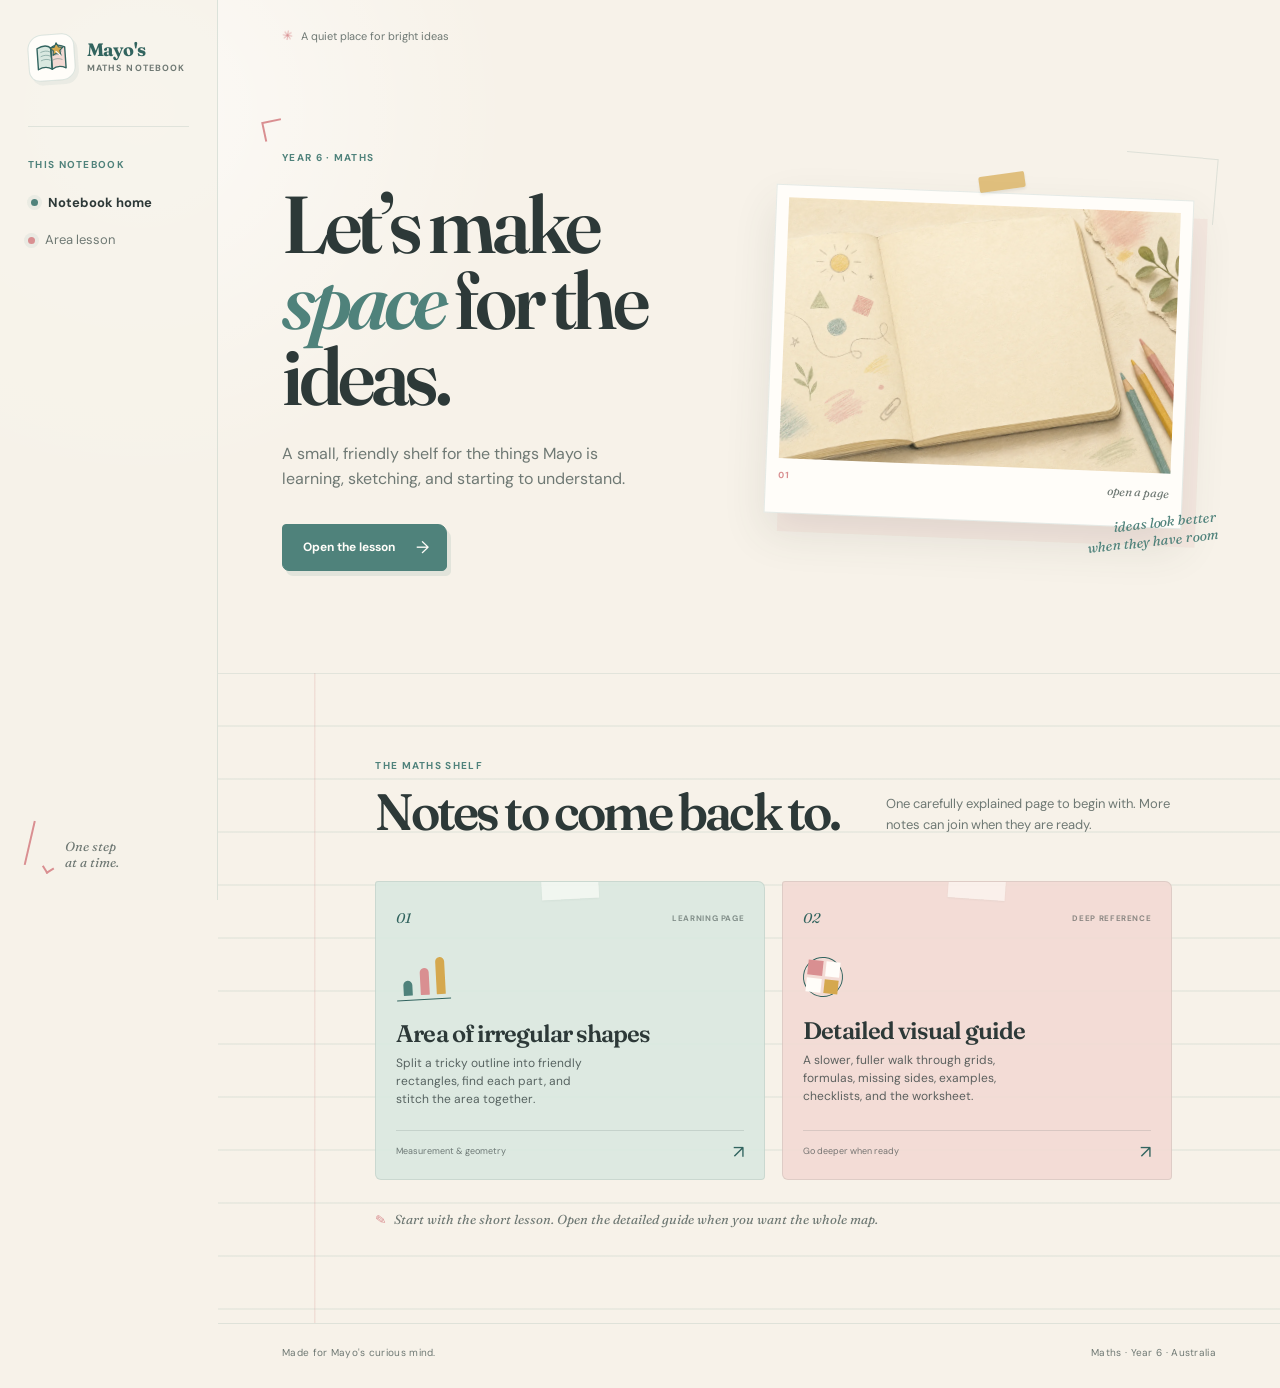
<file: index.html>
<!doctype html>
<html lang="en">
  <head>
    <!-- Style reminder: quiet editorial stationery, warm paper, pencil teal, and generous whitespace. Keep copy concise and let Mayo's artwork carry personality. -->
    <meta charset="UTF-8" />
    <meta name="viewport" content="width=device-width, initial-scale=1.0" />
    <meta name="theme-color" content="#f7f2e9" />
    <meta name="description" content="Mayo's calm, visual notebook for Year 6 maths notes and small wins." />
    <title>Mayo's Maths Notebook</title>
    <link rel="icon" type="image/png" href="/manus-storage/mayo-notebook-mark_d1982af1.png" />
    <link rel="stylesheet" href="styles.css" />
    <link rel="preconnect" href="https://fonts.googleapis.com" />
    <link rel="preconnect" href="https://fonts.gstatic.com" crossorigin />
    <link href="https://fonts.googleapis.com/css2?family=DM+Sans:wght@400;500;600;700&family=Fraunces:opsz,wght,SOFT@9..144,400;9..144,600;9..144,700&display=swap" rel="stylesheet" />
  </head>
  <body>
    <div class="page-frame">
      <aside class="side-rail" aria-label="Notebook navigation">
        <a class="brand" href="#top" aria-label="Mayo's Maths Notebook home">
          <span class="brand-mark-wrap">
            <img class="brand-mark" src="assets/mayo-notebook-mark.svg" alt="" />
          </span>
          <span class="brand-copy">
            <strong>Mayo's</strong>
            <span>maths notebook</span>
          </span>
        </a>

        <div class="rail-rule" aria-hidden="true"></div>

        <p class="rail-label">This notebook</p>
        <nav class="rail-nav">
          <a class="rail-link is-active" href="#top"><span class="nav-dot dot-teal"></span>Notebook home</a>
          <a class="rail-link" href="#notes"><span class="nav-dot dot-rose"></span>Area lesson</a>
        </nav>

        <div class="rail-footer">
          <span class="pencil-line" aria-hidden="true"></span>
          <p>One step<br />at a time.</p>
        </div>
      </aside>

      <main class="main-canvas" id="top">
        <header class="topbar">
          <p class="topbar-note"><span class="tiny-spark" aria-hidden="true">✳</span> A quiet place for bright ideas</p>
        </header>

        <section class="welcome-section" aria-labelledby="welcome-heading">
          <div class="welcome-copy">
            <p class="eyebrow">Year 6 · Maths</p>
            <h1 id="welcome-heading">Let’s make<br /><em>space</em> for the<br />ideas.</h1>
            <p class="welcome-text">A small, friendly shelf for the things Mayo is learning, sketching, and starting to understand.</p>
            <div class="welcome-actions">
              <a class="primary-button" href="#notes">Open the lesson <span aria-hidden="true">→</span></a>
            </div>
          </div>

          <div class="hero-art-wrap">
            <div class="hero-pin" aria-hidden="true"></div>
            <figure class="hero-art">
              <img src="assets/mayo-notebook-reference.webp" alt="A softly painted notebook with pencil sketches and pastel marks" />
              <figcaption><span>01</span> open a page</figcaption>
            </figure>
            <span class="hero-caption">ideas look better<br />when they have room</span>
          </div>
        </section>

        <section class="notes-section ruled-section" id="notes" aria-labelledby="notes-heading">
          <div class="section-heading">
            <div>
              <p class="eyebrow">The maths shelf</p>
              <h2 id="notes-heading">Notes to come back to.</h2>
            </div>
            <p class="section-intro">One carefully explained page to begin with. More notes can join when they are ready.</p>
          </div>



          <div class="notes-grid" id="notes-grid">
            <a class="note-card note-card-teal featured-note" href="area-of-irregular-shapes.html" aria-label="Open the Area of Irregular Shapes learning page">
              <span class="note-tape" aria-hidden="true"></span>
              <span class="note-card-top"><span class="note-number">01</span><span class="note-status">learning page</span></span>
              <span class="note-icon number-icon" aria-hidden="true"><i></i><i></i><i></i></span>
              <span class="note-title">Area of irregular shapes</span>
              <span class="note-description">Split a tricky outline into friendly rectangles, find each part, and stitch the area together.</span>
              <span class="note-footer"><span>Measurement & geometry</span><span class="note-arrow" aria-hidden="true">↗</span></span>
            </a>
            <a class="note-card note-card-rose" href="area-of-irregular-shapes-detailed.html" aria-label="Open the detailed Area of Irregular Shapes reference guide">
              <span class="note-tape" aria-hidden="true"></span>
              <span class="note-card-top"><span class="note-number">02</span><span class="note-status">deep reference</span></span>
              <span class="note-icon fraction-icon" aria-hidden="true"><i></i><i></i><i></i><i></i></span>
              <span class="note-title">Detailed visual guide</span>
              <span class="note-description">A slower, fuller walk through grids, formulas, missing sides, examples, checklists, and the worksheet.</span>
              <span class="note-footer"><span>Go deeper when ready</span><span class="note-arrow" aria-hidden="true">↗</span></span>
            </a>
          </div>

          <p class="shelf-note"><span aria-hidden="true">✎</span> Start with the short lesson. Open the detailed guide when you want the whole map.</p>
        </section>


        <footer class="site-footer">
          <span>Made for Mayo's curious mind.</span>
          <span>Maths · Year 6 · Australia</span>
        </footer>
      </main>
    </div>

  </body>
</html>
</file>
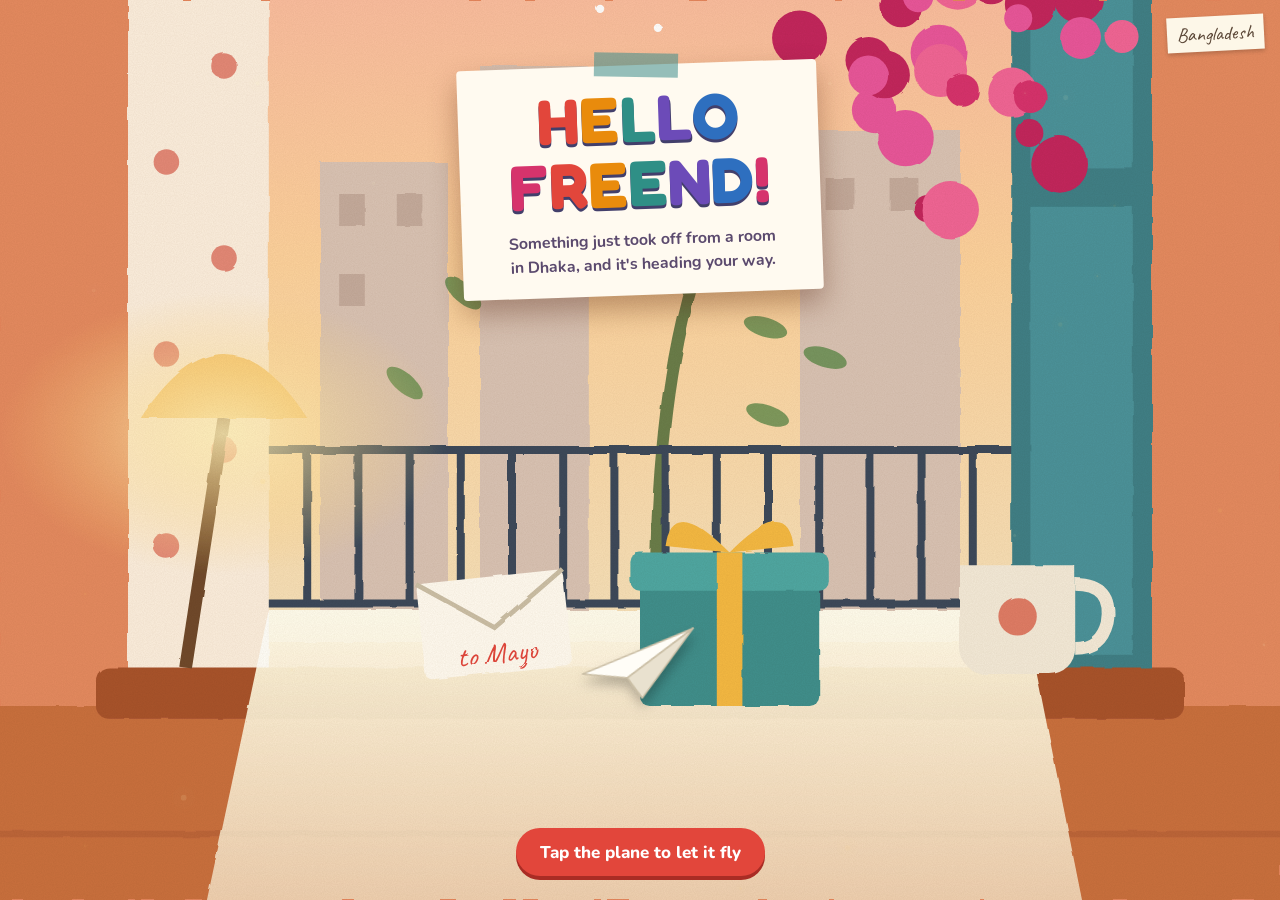
<file: 13.html>
<!DOCTYPE html>
<html lang="en">
<head>
<meta charset="utf-8">
<meta name="viewport" content="width=device-width, initial-scale=1">
<title>Happy 13th, Mayo!</title>
<link rel="preconnect" href="https://fonts.googleapis.com">
<link rel="preconnect" href="https://fonts.gstatic.com" crossorigin>
<link href="https://fonts.googleapis.com/css2?family=Caveat:wght@500;700&family=Fredoka:wght@600;700&family=Nunito:wght@500;700;800&display=swap" rel="stylesheet">
<style>
/* VOICE: tender, playful, a big brother's handmade card for a 13-year-old artist
   IDEA: a paper plane carrying a note from a room in Dhaka to a room in Sydney
   PICTURE: coloured-pencil rooms, a sky crossing, a cake with 13 candles, a letter
   COLOUR and TYPE: terracotta + teal + cream paper, cherry red accent; Caveat hand lettering + Nunito
   LAYOUT: one scene per screen, phone first, a centred card up to 480px */
:root{color-scheme:light;--paper:#fbf4e6;--ink:#2e2a5c;--red:#e2463b;--teal:#3f8f8c;--terra:#e07b52;--gold:#f4b942}
*{box-sizing:border-box;min-width:0}
html,body{height:100%}
body{margin:0;background:#2b2450;color:var(--ink);font:16px/1.55 Nunito,system-ui,sans-serif;overflow-x:clip;-webkit-tap-highlight-color:transparent}
.scene{position:fixed;inset:0;display:none;flex-direction:column;align-items:center;justify-content:center;padding:max(20px,env(safe-area-inset-top)) 18px 24px;overflow:hidden;text-align:center}
.scene.on{display:flex;animation:fade .7s ease both}
@keyframes fade{from{opacity:0}to{opacity:1}}
.grain::after{content:"";position:absolute;inset:0;pointer-events:none;opacity:.22;mix-blend-mode:multiply;background:url("data:image/svg+xml,%3Csvg xmlns='http://www.w3.org/2000/svg' width='160' height='160'%3E%3Cfilter id='n'%3E%3CfeTurbulence type='fractalNoise' baseFrequency='.9' numOctaves='2'/%3E%3CfeColorMatrix values='0 0 0 0 .3 0 0 0 0 .2 0 0 0 0 .1 0 0 0 .55 0'/%3E%3C/filter%3E%3Crect width='160' height='160' filter='url(%23n)'/%3E%3C/svg%3E")}
.room{position:absolute;inset:0;width:100%;height:100%}
.hand{font-family:Caveat,cursive;font-weight:700;line-height:1.05}
h1{font-size:clamp(46px,13vw,72px);margin:0;color:#fff;text-shadow:0 3px 0 rgba(0,0,0,.18);text-wrap:balance}
.lede{position:relative;z-index:2;color:#fff;font-size:17px;max-width:30ch;margin:10px auto 0;text-shadow:0 1px 2px rgba(0,0,0,.35)}
.top{position:relative;z-index:2;margin:5vh auto auto;padding:20px 22px 18px;width:min(88vw,360px);background:#fffaf0;border-radius:4px;transform:rotate(-2deg);box-shadow:0 14px 28px rgba(80,30,10,.35)}
.top::before{content:"";position:absolute;left:50%;top:-12px;width:84px;height:24px;margin-left:-42px;background:rgba(63,143,140,.55);transform:rotate(3deg)}
.bottom{position:relative;z-index:2;margin-top:auto;display:flex;flex-direction:column;align-items:center;gap:10px}
.tag{position:absolute;z-index:2;left:16px;bottom:16px;background:#fdf7e8;color:#5a4636;font-family:Caveat;font-size:20px;padding:2px 10px;transform:rotate(-3deg);box-shadow:0 2px 4px rgba(0,0,0,.2)}
button{font:800 17px Nunito,sans-serif;min-height:48px;padding:12px 24px;border:0;border-radius:999px;background:var(--red);color:#fff;cursor:pointer;box-shadow:0 4px 0 #a92c24;transition:transform .1s}
button:active{transform:translateY(3px);box-shadow:0 1px 0 #a92c24}
button.ghost{background:#fff;color:var(--ink);box-shadow:0 4px 0 #c9bfa8}
button:focus-visible,input:focus-visible{outline:3px solid var(--gold);outline-offset:3px}
.plane{position:absolute;z-index:3;width:120px;cursor:pointer;filter:drop-shadow(0 8px 6px rgba(0,0,0,.25))}
#plane0{left:50%;bottom:22%;transform:translateX(-50%) rotate(-8deg);animation:bob 2.4s ease-in-out infinite}
@keyframes bob{50%{transform:translateX(-50%) translateY(-10px) rotate(-4deg)}}
#plane0.go{animation:takeoff 1.2s cubic-bezier(.5,0,.8,.4) forwards}
@keyframes takeoff{to{transform:translate(60vw,-80vh) rotate(-30deg) scale(.5);opacity:.4}}
/* sky */
#sky{background:linear-gradient(#1e2a5e,#3a5d9c 45%,#f2a46f 85%,#f7c88a)}
#sky.morning{background:linear-gradient(#5aa5d6,#9fd0ea 55%,#fde3b5)}
#sky{transition:background 2s}
.cloud{position:absolute;background:#fff;border-radius:50px;opacity:.75;animation:drift linear infinite}
.cloud::before,.cloud::after{content:"";position:absolute;background:inherit;border-radius:50%}
.cloud::before{width:50%;height:150%;left:15%;top:-60%}.cloud::after{width:40%;height:120%;right:12%;top:-40%}
@keyframes drift{from{transform:translateX(110vw)}to{transform:translateX(-130%)}}
#route{position:relative;z-index:2;width:min(92vw,440px);aspect-ratio:1/1}
#route svg{width:100%;height:100%;overflow:visible}
.km{position:relative;z-index:2;color:#fff;font-size:20px;margin-top:6px}
.km b{font-family:Caveat;font-size:38px;font-variant-numeric:tabular-nums}
/* her room */
#room2 .note{position:relative;z-index:4;width:min(90vw,380px);background:var(--paper);border-radius:6px;padding:22px 20px 20px;box-shadow:0 14px 30px rgba(0,0,0,.3);transform:rotate(-1.5deg);margin-top:auto;margin-bottom:6vh;animation:land .8s 1.1s both cubic-bezier(.2,1.4,.5,1)}
@keyframes land{from{opacity:0;transform:translateY(60px) rotate(8deg) scale(.7)}}
.note h2{font-size:36px;margin:0 0 4px}
.note p{margin:0 0 14px;color:#5b5677}
input{width:100%;font:700 18px Nunito;padding:12px 14px;border:2px dashed #b8aed3;border-radius:10px;background:#fff;color:var(--ink);text-transform:uppercase;letter-spacing:.04em;margin-bottom:12px}
.shake{animation:shake .4s}
@keyframes shake{25%{transform:translateX(-8px) rotate(-1.5deg)}75%{transform:translateX(8px) rotate(-1.5deg)}}
.hint{min-height:1.5em;color:#7a7298!important;font-family:Caveat;font-size:21px;color:var(--red);margin-top:8px}
#plane2{left:50%;top:30%;width:90px;animation:arrive 1.2s both ease-out}
@keyframes arrive{from{transform:translate(-60vw,-30vh) rotate(20deg) scale(.4)}to{transform:translate(-50%,0) rotate(-6deg)}}
/* cake + card */
.paper{background:var(--paper)}
.card{position:relative;z-index:2;width:min(94vw,480px);display:flex;flex-direction:column;align-items:center}
.card h1{color:var(--ink);text-shadow:none}
.card h1 em{color:var(--red);font-style:normal}
#cake{width:min(86vw,360px);cursor:pointer;touch-action:manipulation}
.flame{transform-box:fill-box;transform-origin:50% 100%;animation:flick .5s ease-in-out infinite alternate}
.flame.out{animation:none;opacity:0;transition:opacity .25s}
@keyframes flick{to{transform:scaleY(1.15) skewX(4deg)}}
.smoke{opacity:0}
.smoke.puff{animation:puff 1.6s ease-out forwards}
@keyframes puff{0%{opacity:.7;transform:translateY(0)}100%{opacity:0;transform:translateY(-30px)}}
.count{font-family:Caveat;font-size:26px;margin:4px 0 12px;min-height:1.2em}
#fx{position:fixed;inset:0;pointer-events:none;z-index:50}
/* message */
#msg{overflow-y:auto;justify-content:flex-start}
.letter{position:relative;z-index:2;width:min(94vw,460px);background:#fffaf0;border-radius:6px;padding:28px 24px 24px;box-shadow:0 16px 36px rgba(60,40,20,.22);text-align:left;margin:4vh 0 20px}
.letter h2{font-size:clamp(40px,11vw,54px);margin:0 0 12px;text-align:center}
.letter h2 em{color:var(--red);font-style:normal}
.letter p{font-family:Caveat;font-size:26px;line-height:1.25;margin:0 0 12px}
.sign{font-size:32px!important;color:var(--ink);margin-top:18px!important}
.ps{font-size:22px!important;color:#6b5f8a}
.level{position:relative;z-index:2;width:min(94vw,460px);background:#2e2a5c;color:#fff;border-radius:18px;padding:20px;text-align:left;display:grid;grid-template-columns:96px minmax(0,1fr);gap:16px;align-items:center;margin-bottom:18px;box-shadow:0 10px 24px rgba(0,0,0,.2)}
.level h3{margin:0 0 6px;font:800 19px Nunito;color:var(--gold)}
.level ul{margin:0;padding:0;list-style:none;font-size:15px}
.level li{padding:3px 0}
.level li::before{content:"★ ";color:var(--gold)}
.row{display:flex;flex-wrap:wrap;gap:12px;justify-content:center;position:relative;z-index:2;margin-bottom:28px}
.bob{transform-box:fill-box;transform-origin:50% 100%;animation:bob2 3.2s ease-in-out infinite alternate}
@keyframes bob2{to{transform:translateY(-14px) rotate(3deg)}}
.tw{animation:tw 1.4s ease-in-out infinite alternate}
@keyframes tw{to{opacity:.3}}
.glow{animation:glow 1.2s ease-in-out infinite alternate}
@keyframes glow{to{opacity:.55}}
.bird{animation:birdfly 14s linear infinite}
@keyframes birdfly{from{transform:translateX(-60px)}to{transform:translateX(320px)}}
.deco{position:absolute;z-index:1;pointer-events:none}
.star{position:absolute;width:3px;height:3px;border-radius:50%;background:#fff;transition:opacity 2s}
#sky.morning .star{opacity:0!important}
.moon{position:absolute;right:12%;top:9%;width:54px;height:54px;border-radius:50%;background:radial-gradient(circle at 35% 35%,#fffbe8,#f3e3a8);box-shadow:0 0 40px 10px rgba(255,240,190,.35);transition:opacity 2s,transform 2s}
#sky.morning .moon{opacity:0;transform:translateY(-40px)}
.sun{position:absolute;left:10%;bottom:-90px;width:110px;height:110px;border-radius:50%;background:radial-gradient(#fff3c0,#ffc65a 60%,#ffa940);box-shadow:0 0 80px 30px rgba(255,200,90,.45);transition:bottom 2.4s ease-out}
#sky.morning .sun{bottom:8%}
.trail{animation:trail 1.1s ease-out forwards}
@keyframes trail{to{opacity:0;transform:scale(.2)}}
.doodles{background-image:url("data:image/svg+xml,%3Csvg xmlns='http://www.w3.org/2000/svg' width='220' height='220'%3E%3Cg fill='none' stroke-width='2.2' stroke-linecap='round' stroke-linejoin='round' opacity='.55'%3E%3Cpath d='M30 40 l4 9 10 1 -8 6 3 10 -9-6 -9 6 3-10 -8-6 10-1z' stroke='%23f4b942'/%3E%3Cpath d='M160 50 c-6-10-20-4-14 6 l14 13 14-13 c6-10-8-16-14-6z' stroke='%23e2463b'/%3E%3Cpath d='M120 150 l40-12 -24 16z M136 154 l4 10' stroke='%232e2a5c'/%3E%3Ccircle cx='60' cy='160' r='5' stroke='%233f8f8c'/%3E%3Cpath d='M190 170 q6-8 12 0 q6 8 12 0' stroke='%238e5bc7'/%3E%3Cpath d='M90 95 v10 M85 100 h10' stroke='%23e07b52'/%3E%3C/g%3E%3C/svg%3E")}
#gallery{overflow-y:auto;justify-content:flex-start;background:#3a3466}
#gallery h2{font-size:clamp(42px,12vw,58px);margin:4vh 0 4px;color:#fff;position:relative;z-index:2}
#gallery .sub{color:#e9e4ff;font-size:17px;max-width:32ch;margin:0 auto 20px;position:relative;z-index:2}
.wall{position:relative;z-index:2;width:min(94vw,520px);display:grid;grid-template-columns:repeat(2,minmax(0,1fr));gap:26px 16px;margin-bottom:24px;align-items:start}
.fr{margin:0;transform:rotate(var(--r));animation:hang .7s var(--d) both cubic-bezier(.2,1.5,.5,1)}
@keyframes hang{from{opacity:0;transform:translateY(-40px) rotate(calc(var(--r)*3))}}
.frb{display:block;width:100%;padding:8px;background:#fffaf0;border-radius:3px;box-shadow:0 0 0 6px #c8925a,0 10px 18px rgba(0,0,0,.35);min-height:0}
.frb:active{transform:scale(.97);box-shadow:0 0 0 6px #c8925a}
.frb img{display:block;width:100%;height:auto;border-radius:2px}
.fr figcaption{font-family:Caveat;font-size:21px;color:#fff;margin-top:12px;line-height:1.1}
.fr::before{content:"";position:absolute;left:50%;top:-16px;width:46px;height:18px;margin-left:-23px;background:rgba(244,185,66,.75);transform:rotate(-4deg);z-index:3}
.fr{position:relative}
#lb{position:fixed;inset:0;z-index:60;background:rgba(20,16,40,.88);display:none;align-items:center;justify-content:center;padding:20px}
#lb.on{display:flex;animation:fade .3s both}
#lb img{max-width:100%;max-height:86vh;border:10px solid #fffaf0;border-radius:4px;box-shadow:0 20px 40px rgba(0,0,0,.5)}
/* ---- polish ---- */
.scene.on{animation:sceneIn .9s cubic-bezier(.2,.8,.2,1) both}
@keyframes sceneIn{from{opacity:0;transform:scale(1.035)}}
.wd,h1 em{display:inline-block;white-space:nowrap}
.ch{display:inline-block;animation:chIn .7s both cubic-bezier(.2,1.7,.4,1),wave 3.2s ease-in-out infinite}
@keyframes chIn{from{opacity:0;transform:translateY(30px) rotate(-12deg) scale(.6)}}
@keyframes wave{50%{transform:translateY(-4px)}}
#amb{position:fixed;inset:0;pointer-events:none;z-index:45}
.beam{animation:beam 5s ease-in-out infinite alternate;mix-blend-mode:screen}
@keyframes beam{from{opacity:.18}to{opacity:.42}}
.pulse{transform-box:fill-box;transform-origin:center;animation:pulse 2s ease-out infinite}
@keyframes pulse{from{transform:scale(1);opacity:.8}to{transform:scale(3.4);opacity:0}}
.shoot{position:absolute;top:12%;left:-20%;width:120px;height:2px;background:linear-gradient(90deg,transparent,#fff);border-radius:2px;transform:rotate(18deg);animation:shoot 4.5s 1s ease-in infinite;opacity:0}
@keyframes shoot{0%{opacity:0;transform:translate(0,0) rotate(18deg)}6%{opacity:1}22%{opacity:0;transform:translate(110vw,36vw) rotate(18deg)}100%{opacity:0;transform:translate(110vw,36vw) rotate(18deg)}}
#sky.morning .shoot{display:none}
.halo{transition:opacity .4s}.halo.out{opacity:0}
.rise{position:fixed;bottom:-140px;width:46px;height:58px;border-radius:50% 50% 47% 53%/58% 58% 42% 42%;z-index:44;pointer-events:none;animation:rise linear forwards;box-shadow:inset -6px -8px 0 rgba(0,0,0,.12)}
.rise::before{content:"";position:absolute;left:10px;top:10px;width:10px;height:16px;border-radius:50%;background:rgba(255,255,255,.5)}
.rise::after{content:"";position:absolute;left:50%;top:100%;width:1px;height:70px;background:rgba(80,70,110,.6)}
@keyframes rise{to{transform:translate(var(--dx),-130vh) rotate(var(--rot))}}
.memory{position:relative;z-index:2;width:min(86vw,400px);margin:10px auto 30px;perspective:900px}
.fr.solo{animation:openCard 1.2s var(--d) both cubic-bezier(.2,1.2,.4,1)}
@keyframes openCard{0%{opacity:0;transform:rotateX(80deg) translateY(-40px) scale(.8)}60%{opacity:1}100%{transform:rotate(var(--r))}}
.fr.solo figcaption{font-size:26px;margin-top:18px}
.spark-ring{position:absolute;inset:-30px;border-radius:50%;background:radial-gradient(closest-side,rgba(255,214,120,.45),rgba(255,214,120,0));animation:glow 2.2s ease-in-out infinite alternate}
.on .letter>*{animation:write .9s both ease-out}
.on .letter>*:nth-child(1){animation-delay:.3s}.on .letter>*:nth-child(2){animation-delay:1s}.on .letter>*:nth-child(3){animation-delay:1.9s}.on .letter>*:nth-child(4){animation-delay:2.8s}.on .letter>*:nth-child(5){animation-delay:3.6s}
@keyframes write{from{opacity:0;transform:translateY(10px)}}
.on .level{animation:write .9s 4.4s both}.on #msg .row,#msg.on .row{animation:write .9s 4.8s both}
.heart path{stroke-dasharray:120;stroke-dashoffset:120}
.on .heart path{animation:drawH 1.4s 4s forwards ease-out}
@keyframes drawH{to{stroke-dashoffset:0}}
#gallery{background:radial-gradient(circle at 50% 40%,#4a4384,#2b2552 70%)!important}
.disp{font-family:Fredoka,Nunito,sans-serif;font-weight:700;letter-spacing:.01em;line-height:1.02}
#hello{font-size:clamp(44px,13vw,64px);color:var(--ink);text-shadow:0 3px 0 rgba(46,42,92,.9)}
.lede,#gallery .sub,.note p{text-wrap:balance}
.top .lede{color:#5b4a6e;text-shadow:none;margin-top:12px;font-size:16px;font-weight:700}
#cakeScene h1{font-size:clamp(46px,13vw,66px);text-shadow:0 3px 0 rgba(46,42,92,.9)}
#gallery h2{font-size:clamp(40px,11vw,56px);text-shadow:0 3px 0 rgba(0,0,0,.35)}
/* Safari / in-app browser sizing */
.level svg{display:block;width:96px;height:130px;flex:none}
.plane{height:70px}#plane2{height:53px}
#cake{height:auto;aspect-ratio:300/250}
#route svg{display:block}
@media(prefers-reduced-motion:reduce){*,*::before,*::after{animation-duration:.01ms!important;animation-iteration-count:1!important;transition:none!important}}
</style>
</head>
<body>

<svg width="0" height="0" style="position:absolute" aria-hidden="true">
  <defs>
    <filter id="pencil"><feTurbulence type="fractalNoise" baseFrequency=".035" numOctaves="2" seed="4"/><feDisplacementMap in="SourceGraphic" scale="3"/></filter>
    <symbol id="planeS" viewBox="0 0 120 70">
      <path d="M2 34 L118 4 L46 44 Z" fill="#fffdf7" stroke="#cbbfa6" stroke-width="1.5" stroke-linejoin="round"/>
      <path d="M46 44 L118 4 L58 66 Z" fill="#e9e1cf" stroke="#cbbfa6" stroke-width="1.5" stroke-linejoin="round"/>
      <path d="M46 44 L52 56 L58 66" fill="none" stroke="#cbbfa6" stroke-width="1.5"/>
    </symbol>
  </defs>
</svg>

<!-- 1 · Dhaka room -->
<section class="scene grain on" id="home" style="background:#e5865c">
  <svg class="room" viewBox="0 0 400 700" preserveAspectRatio="xMidYMid slice" filter="url(#pencil)" aria-hidden="true">
    <rect width="400" height="700" fill="#e48a5f"/>
    <rect x="70" y="120" width="260" height="290" rx="6" fill="#f6b88a"/>
    <rect x="80" y="130" width="240" height="270" fill="url(#dusk)"/>
    <defs><linearGradient id="dusk" x1="0" y1="0" x2="0" y2="1"><stop offset="0" stop-color="#f7a9a0"/><stop offset=".6" stop-color="#fcd29c"/><stop offset="1" stop-color="#f6e0b8"/></linearGradient></defs>
    <circle cx="132" cy="168" r="13" fill="#fff6dc"/><circle cx="138" cy="164" r="11" fill="#f9c2a8"/>
    <g id="stars1"></g>
    <g class="bird"><path d="M90 190 q5 -6 10 0 q5 -6 10 0" stroke="#7a4b55" stroke-width="2" fill="none"/><path d="M120 205 q4 -5 8 0 q4 -5 8 0" stroke="#7a4b55" stroke-width="2" fill="none"/></g>
    <g fill="#d9c3b4"><rect x="100" y="260" width="40" height="140"/><rect x="150" y="230" width="34" height="170"/><rect x="250" y="250" width="50" height="150"/></g>
    <g fill="#c4ab9c"><rect x="106" y="270" width="8" height="10"/><rect x="124" y="270" width="8" height="10"/><rect x="106" y="295" width="8" height="10"/><rect x="158" y="245" width="7" height="10"/><rect x="170" y="245" width="7" height="10"/><rect x="258" y="265" width="9" height="10"/><rect x="278" y="265" width="9" height="10"/></g>
    <path d="M205 400 C205 330 215 300 222 280" stroke="#6b7d4a" stroke-width="4" fill="none"/>
    <g fill="#5f8a4a"><ellipse cx="222" cy="280" rx="26" ry="9" transform="rotate(-25 222 280)"/><ellipse cx="226" cy="284" rx="24" ry="8" transform="rotate(30 226 284)"/></g>
    <g stroke="#3c4a5a" stroke-width="2.5"><line x1="80" y1="350" x2="320" y2="350"/><line x1="80" y1="398" x2="320" y2="398"/><g id="rail"><line x1="96" y1="350" x2="96" y2="398"/></g></g>
    <g stroke="#3c4a5a" stroke-width="2.5" id="rails"></g>
    <rect x="40" y="110" width="44" height="320" fill="#fbeedd"/><g fill="#d95d4b" opacity=".7"><circle cx="52" cy="140" r="4"/><circle cx="70" cy="170" r="4"/><circle cx="52" cy="200" r="4"/><circle cx="70" cy="230" r="4"/><circle cx="52" cy="260" r="4"/><circle cx="70" cy="290" r="4"/><circle cx="52" cy="320" r="4"/><circle cx="70" cy="350" r="4"/><circle cx="52" cy="380" r="4"/></g>
    <rect x="316" y="110" width="44" height="320" fill="#3f7f86"/><rect x="322" y="122" width="32" height="140" fill="#4b929a"/><rect x="322" y="274" width="32" height="140" fill="#4b929a"/>
    <g id="bougain"></g>
    <rect x="0" y="430" width="400" height="270" fill="#c96f3e"/>
    <g stroke="#b45f33" stroke-width="2" opacity=".6"><line x1="0" y1="470" x2="400" y2="470"/><line x1="0" y1="520" x2="400" y2="520"/><line x1="0" y1="580" x2="400" y2="580"/><line x1="0" y1="650" x2="400" y2="650"/></g>
    <rect x="30" y="418" width="340" height="16" rx="4" fill="#a8532c"/>
    <path d="M40 418 L60 330 L100 330 L120 418" fill="#d79a46" opacity=".0"/>
    <line x1="58" y1="418" x2="70" y2="340" stroke="#6f4a2a" stroke-width="4"/>
    <path d="M44 340 Q70 300 96 340 Z" fill="#f6c46a"/><ellipse cx="70" cy="345" rx="70" ry="44" fill="url(#lampG)" class="glow"/><defs><radialGradient id="lampG"><stop offset="0" stop-color="#fff0b8" stop-opacity=".85"/><stop offset="1" stop-color="#ffd27a" stop-opacity="0"/></radialGradient><linearGradient id="beamG" x1="0" y1="0" x2="0" y2="1"><stop offset="0" stop-color="#fff6d8"/><stop offset="1" stop-color="#fff6d8" stop-opacity="0"/></linearGradient></defs><path class="beam" d="M84 400 L320 400 L380 700 L20 700 Z" fill="url(#beamG)"/>
    <g transform="translate(200 378)"><rect x="0" y="12" width="56" height="40" rx="3" fill="#3f8f8c"/><rect x="-3" y="4" width="62" height="12" rx="3" fill="#4fa7a2"/><rect x="24" y="4" width="8" height="48" fill="#f4b942"/><path d="M28 4 q-18 -18 -20 -2 z M28 4 q18 -18 20 -2 z" fill="#f4b942"/></g>
    <g transform="translate(130 392) rotate(-6)"><rect width="46" height="30" rx="2" fill="#fffaf0"/><path d="M0 0 l23 16 l23 -16" stroke="#cbbfa6" stroke-width="1.5" fill="none"/><text x="23" y="27" text-anchor="middle" font-family="Caveat" font-size="9" fill="#e2463b">to Mayo</text></g>
    <g id="lights1"></g>
    <g transform="translate(300 386)"><path d="M0 0 h36 v26 a8 8 0 0 1 -8 8 h-20 a8 8 0 0 1 -8 -8 z" fill="#f3ead8"/><circle cx="18" cy="16" r="6" fill="#d9573f" opacity=".75"/><path d="M36 6 q12 0 10 12 q-2 8 -10 8" stroke="#f3ead8" stroke-width="4" fill="none"/></g>
  </svg>
  <div class="top">
    <h1 class="disp" id="hello">HELLO FREEND!</h1>
    <p class="lede">Something just took off from a room in Dhaka, and it's heading your way.</p>
  </div>
  <svg class="plane" id="plane0" viewBox="0 0 120 70" role="button" tabindex="0" aria-label="Tap the paper plane to send it flying"><use href="#planeS"/></svg>
  <div class="bottom"><button id="fly">Tap the plane to let it fly</button></div>
  <span class="tag" style="left:auto;right:16px;top:16px;bottom:auto">Bangladesh</span>
</section>

<!-- 2 · the flight -->
<section class="scene" id="sky">
  <div id="starsF"></div><div class="shoot"></div><div class="moon"></div><div class="sun"></div>
  <div class="cloud" style="width:140px;height:34px;top:14%;animation-duration:16s"></div>
  <div class="cloud" style="width:90px;height:24px;top:62%;animation-duration:11s;animation-delay:-4s"></div>
  <div class="cloud" style="width:180px;height:40px;top:82%;animation-duration:20s;animation-delay:-9s"></div>
  <div id="route">
    <svg viewBox="0 0 400 400" aria-label="Paper plane flying from Dhaka to Sydney">
      <path id="arc" d="M70 80 C 140 120, 330 140, 320 330" fill="none" stroke="#fff" stroke-width="3" stroke-dasharray="2 10" stroke-linecap="round" opacity=".8"/>
      <circle class="pulse" cx="70" cy="80" r="8" fill="#e2463b"/><circle cx="70" cy="80" r="8" fill="#e2463b" stroke="#fff" stroke-width="3"/>
      <circle class="pulse" cx="320" cy="330" r="8" fill="#7ee0d0"/><circle cx="320" cy="330" r="8" fill="#3f8f8c" stroke="#fff" stroke-width="3"/>
      <text x="70" y="58" text-anchor="middle" fill="#fff" font-family="Caveat" font-size="28" font-weight="700">Dhaka</text>
      <text x="320" y="370" text-anchor="middle" fill="#fff" font-family="Caveat" font-size="28" font-weight="700">Sydney</text>
      <g id="trailG"></g><g id="flyer"><use href="#planeS" x="-30" y="-18" width="60" height="35"/></g>
    </svg>
  </div>
  <p class="km"><b id="km">0</b> km to go… <span id="kmNote"></span></p>
</section>

<!-- 3 · Sydney room + magic words -->
<section class="scene grain" id="room2" style="background:#4b9590">
  <svg class="room" viewBox="0 0 400 700" preserveAspectRatio="xMidYMid slice" filter="url(#pencil)" aria-hidden="true">
    <rect width="400" height="700" fill="#4f9893"/>
    <rect x="40" y="100" width="220" height="260" rx="4" fill="#f5efe0"/>
    <rect x="52" y="112" width="196" height="236" fill="#9cc6e8"/>
    <rect x="52" y="270" width="196" height="78" fill="#7aa66a"/>
    <path d="M60 348 C 70 260, 90 200, 130 150" stroke="#c9b9a2" stroke-width="10" fill="none"/>
    <g id="leaves"></g>
    <rect x="148" y="112" width="4" height="236" fill="#f5efe0"/><rect x="52" y="226" width="196" height="4" fill="#f5efe0"/>
    <g id="bunting"></g>
    <circle cx="225" cy="140" r="16" fill="#fff4c2" opacity=".9"/>
    <g class="bird"><path d="M70 150 q5 -6 10 0 q5 -6 10 0" stroke="#45625a" stroke-width="2" fill="none"/></g>
    <defs><linearGradient id="beamG2" x1="0" y1="0" x2="1" y2="1"><stop offset="0" stop-color="#fffbe6"/><stop offset="1" stop-color="#fffbe6" stop-opacity="0"/></linearGradient></defs><path class="beam" d="M52 348 L248 348 L400 700 L120 700 Z" fill="url(#beamG2)"/><g id="balloons2"></g><g id="lights2"></g>
    <rect x="290" y="150" width="70" height="56" fill="#f8efd9" transform="rotate(4 325 178)"/><circle cx="318" cy="182" r="12" fill="#f4b942"/><path d="M296 200 l20-16 l14 10 l20-18 v28z" fill="#6aa36a" transform="rotate(4 325 178)"/>
    <rect x="296" y="226" width="56" height="70" fill="#f8efd9" transform="rotate(-5 324 261)"/><g fill="#e8b23c"><circle cx="315" cy="250" r="5"/><circle cx="330" cy="262" r="5"/><circle cx="320" cy="276" r="5"/></g>
    <rect x="0" y="420" width="400" height="280" fill="#d89a52"/>
    <g stroke="#c4863f" stroke-width="2" opacity=".6"><line x1="0" y1="470" x2="400" y2="470"/><line x1="0" y1="540" x2="400" y2="540"/><line x1="0" y1="620" x2="400" y2="620"/></g>
    <g transform="translate(300 360)"><g id="pencils"></g><path d="M0 20 h64 l-6 60 h-52 z" fill="#efe6d4"/><g fill="#3f6fa0" opacity=".7"><circle cx="16" cy="40" r="3"/><circle cx="34" cy="52" r="3"/><circle cx="50" cy="38" r="3"/><circle cx="24" cy="66" r="3"/><circle cx="46" cy="64" r="3"/></g></g>
    <g transform="translate(196 296) rotate(8) scale(.62)">
      <rect width="66" height="104" rx="10" fill="#e2463b"/><rect x="8" y="8" width="50" height="38" rx="3" fill="#1a1838"/>
      <rect x="8" y="8" width="50" height="38" rx="3" fill="#7ee0d0" class="glow" opacity=".9"/>
      <g fill="#1a1838"><rect x="18" y="30" width="6" height="6"/><rect x="24" y="24" width="6" height="6"/><rect x="38" y="20" width="6" height="6"/><rect x="44" y="26" width="6" height="6"/></g>
      <rect x="12" y="64" width="18" height="6" rx="2" fill="#2e2a5c"/><rect x="18" y="58" width="6" height="18" rx="2" fill="#2e2a5c"/>
      <circle cx="46" cy="62" r="5" fill="#fbf4e6"/><circle cx="54" cy="72" r="5" fill="#fbf4e6"/>
    </g>
    <g transform="translate(26 580) rotate(-12)"><rect width="110" height="80" rx="3" fill="#fff"/><g fill="#555"><circle cx="10" cy="-2" r="3"/><circle cx="26" cy="-2" r="3"/><circle cx="42" cy="-2" r="3"/><circle cx="58" cy="-2" r="3"/><circle cx="74" cy="-2" r="3"/><circle cx="90" cy="-2" r="3"/></g><path d="M18 60 C 30 30, 50 30, 60 50 S 90 40, 96 20" stroke="#3f8f8c" stroke-width="3" fill="none"/><g fill="#f4b942"><circle cx="40" cy="40" r="5"/><circle cx="70" cy="34" r="5"/></g></g>
  </svg>
  <svg class="plane" id="plane2" viewBox="0 0 120 70" aria-hidden="true"><use href="#planeS"/></svg>
  <div class="note" id="magic">
    <h2 class="hand">A plane just landed for you…</h2>
    <p>It's from your freeend. He says: <b>HELLO FREEND!</b></p>
    <button id="unfold" type="button">WISIMITTI BOLTURE!</button>
    <div class="hint">tap to unfold it</div>
  </div>
  <span class="tag" style="left:auto;right:16px;top:16px;bottom:auto">Australia</span>
</section>

<!-- 4 · candles -->
<section class="scene grain paper" id="cakeScene">
  <svg class="deco" style="top:0;left:0;width:100%;height:70px" viewBox="0 0 400 70" preserveAspectRatio="xMidYMin slice" id="bunt3"></svg>
  <svg class="deco" style="left:-10px;top:56%;width:80px;height:220px" viewBox="0 0 96 260" id="bl3"></svg>
  <svg class="deco" style="right:-10px;top:50%;width:80px;height:220px" viewBox="0 0 96 260" id="br3"></svg>
  <div class="card">
    <h1 class="disp">Happy <span style="white-space:nowrap"><em>13th</em>,</span> Mayo!</h1>
    <p class="count" id="count" aria-live="polite">Make a wish first…</p>
    <svg id="cake" viewBox="0 0 300 250" role="button" tabindex="0" aria-label="Cake with 13 candles. Tap to blow them out.">
      <ellipse cx="150" cy="232" rx="135" ry="12" fill="#d8ccb3"/>
      <rect x="40" y="150" width="220" height="80" rx="10" fill="#f7a8b8"/>
      <path d="M40 162 q14 18 28 0 q14 18 28 0 q14 18 28 0 q14 18 28 0 q14 18 28 0 q14 18 28 0 q14 18 28 0 q14 18 24 0 v-6 h-220z" fill="#fff4f0"/>
      <g fill="#e2463b"><circle cx="70" cy="200" r="5"/><circle cx="110" cy="210" r="5"/><circle cx="150" cy="198" r="5"/><circle cx="190" cy="210" r="5"/><circle cx="230" cy="200" r="5"/></g>
      <rect x="66" y="100" width="168" height="56" rx="8" fill="#ffd27a"/>
      <path d="M66 110 q12 14 24 0 q12 14 24 0 q12 14 24 0 q12 14 24 0 q12 14 24 0 q12 14 24 0 q12 14 24 0 v-6 h-168z" fill="#fffaf0"/>
      <defs><radialGradient id="fg"><stop offset="0" stop-color="#ffdf80" stop-opacity=".9"/><stop offset="1" stop-color="#ffb627" stop-opacity="0"/></radialGradient></defs><g id="candles"></g>
    </svg>
    <div class="row" style="margin:16px 0 0">
      <button id="blow">Blow!</button>
    </div>
  </div>
</section>

<!-- 4b · gallery -->
<section class="scene doodles" id="gallery">
  <h2 class="disp">Remember this?</h2>
  <p class="sub">You made this for my birthday. I still have it.</p>
  <div class="memory">
    <div class="spark-ring" aria-hidden="true"></div>
    <figure class="fr solo" style="--r:-2deg;--d:.2s"><button class="frb" type="button" aria-label="See it bigger: the pop-up cake card"><img src="[data-uri]" alt="The pop-up cake card Mayo made"></button><figcaption>The pop-up cake. “Let’s play Roblox!”</figcaption></figure>
  </div>
  <div class="row"><button id="toMsg">Read my letter</button></div>
</section>
<div id="lb" role="dialog" aria-label="Card, bigger"><img id="lbImg" alt="Birthday card Mayo drew"></div>

<!-- 5 · message -->
<section class="scene grain doodles" id="msg" style="background-color:#f2e3c9">
  <div class="letter">
    <h2 class="hand">Happy <em>13th</em>, Mayo!</h2>
    <p>I wish I could be there when you blow out the candles. Save me a slice?</p>
    <p>Last year we celebrated together. This year you're 9,077 km away, but you're still the first person I thought of today. We all miss you here.</p>
    <p>Keep making your beautiful art. Never think you are bad at something. You are better than you know.</p>
    <p class="sign">Love, your freeend <svg class="heart" width="34" height="30" viewBox="0 0 34 30" aria-hidden="true" style="vertical-align:-4px"><path d="M17 27 C5 18 2 12 4 7 C6 2 13 1 17 8 C21 1 28 2 30 7 C32 12 29 18 17 27Z" fill="none" stroke="#e2463b" stroke-width="2.6" stroke-linecap="round"/></svg></p>
  </div>
  <div class="level">
    <svg width="96" height="130" viewBox="0 0 96 130" aria-hidden="true">
      <rect x="6" y="4" width="84" height="122" rx="12" fill="#e2463b"/>
      <rect x="16" y="14" width="64" height="50" rx="4" fill="#1a1838"/>
      <g fill="#f4b942"><rect x="30" y="26" width="6" height="6"/><rect x="36" y="32" width="6" height="6"/><rect x="42" y="38" width="6" height="6"/><rect x="48" y="32" width="6" height="6"/><rect x="54" y="26" width="6" height="6"/></g>
      <text x="48" y="58" text-anchor="middle" fill="#7ee0d0" font-family="Nunito" font-weight="800" font-size="9">LV 13</text>
      <rect x="20" y="86" width="22" height="7" rx="2" fill="#2e2a5c"/><rect x="27.5" y="78.5" width="7" height="22" rx="2" fill="#2e2a5c"/>
      <circle cx="66" cy="84" r="6" fill="#fbf4e6"/><circle cx="78" cy="94" r="6" fill="#fbf4e6"/>
      <rect x="34" y="112" width="12" height="4" rx="2" fill="#a92c24"/><rect x="52" y="112" width="12" height="4" rx="2" fill="#a92c24"/>
    </svg>
    <div>
      <h3>Player Mayo reached Level 13!</h3>
      <ul>
        <li>Best Artist in the family</li>
        <li>World's best freeend</li>
        <li>Survived 13 whole years of me</li>
        <li>Too far away? Not a chance</li>
      </ul>
    </div>
  </div>
  <div class="row">
    <button id="again">Watch it again</button>
  </div>
</section>

<canvas id="amb"></canvas>
<canvas id="fx"></canvas>

<script>
{
  const $ = id => document.getElementById(id);
  const NS = 'http://www.w3.org/2000/svg';
  const reduce = matchMedia('(prefers-reduced-motion: reduce)').matches;
  const show = id => { document.querySelectorAll('.scene').forEach(s => s.classList.toggle('on', s.id === id)); document.querySelectorAll('.rise').forEach(b => { b.style.transition = 'opacity .5s'; b.style.opacity = 0; setTimeout(() => b.remove(), 600); }); };
  const el = (tag, attrs, parent) => { const n = document.createElementNS(NS, tag); for (const k in attrs) n.setAttribute(k, attrs[k]); parent && parent.appendChild(n); return n; };

  /* Safari / iPhone (incl. Messenger): its pencil-wobble filter can hide whole drawings, so skip it there */
  { const ua = navigator.userAgent;
    const webkit = /iPhone|iPad|iPod/.test(ua) || (navigator.platform === 'MacIntel' && navigator.maxTouchPoints > 1) || (/Safari/.test(ua) && !/Chrome|Chromium|Edg|OPR|Firefox|Android/.test(ua));
    if (webkit) document.querySelectorAll('[filter]').forEach(n => n.removeAttribute('filter')); }

  /* --- scenery details --- */
  const rails = $('rails'); for (let x = 112; x < 320; x += 16) el('line', {x1:x, y1:350, x2:x, y2:398}, rails);
  const bg = $('bougain'); const pinks = ['#d6336c','#e8579a','#c2255c','#f06595'];
  for (let i = 0; i < 70; i++) { const a = Math.random() * Math.PI, r = 20 + Math.random() * 60; el('circle', {cx: 300 + Math.cos(a) * r * .8, cy: 150 + Math.sin(a) * r * 1.6, r: 4 + Math.random() * 5, fill: pinks[i % 4]}, bg); }
  for (let i = 0; i < 30; i++) el('ellipse', {cx: 290 + Math.random() * 60, cy: 130 + Math.random() * 200, rx: 7, ry: 3, fill: '#5f8a4a', transform: `rotate(${Math.random()*180} 0 0)`, opacity: .8}, bg);
  const lv = $('leaves'); for (let i = 0; i < 60; i++) { const x = 70 + Math.random() * 170, y = 120 + Math.random() * 140; el('ellipse', {cx: x, cy: y, rx: 11, ry: 3.5, fill: i % 3 ? '#6f9a5c' : '#88b06e', transform: `rotate(${60 + Math.random()*50} ${x} ${y})`}, lv); }
  const bt = $('bunting'); const flags = ['#e2463b','#f4b942','#fbf4e6','#e07b52','#f4b942','#e2463b'];
  el('path', {d: 'M250 60 Q 320 90 400 70', stroke: '#2e2a5c', 'stroke-width': 1.5, fill: 'none'}, bt);
  flags.forEach((c, i) => { const x = 258 + i * 24, y = 66 + Math.sin((i + .5) / 6 * Math.PI) * 12; el('path', {d: `M${x} ${y} l18 2 l-10 22 z`, fill: c}, bt); });
  const pc = $('pencils'); ['#e2463b','#f4b942','#3f8f8c','#2e6fbf','#8e5bc7','#e07b52','#6aa36a'].forEach((c, i) => { el('rect', {x: 6 + i * 8, y: -10 - (i % 3) * 8, width: 6, height: 40, fill: c}, pc); el('path', {d: `M${6 + i*8} ${-10 - (i%3)*8} l3 -8 l3 8z`, fill: '#f3d7a8'}, pc); });

  /* --- extra props --- */
  const balloon = (g, x, y, c, len, d) => { const b = el('g', {class: 'bob'}, g); b.style.animationDelay = d + 's';
    el('path', {d: `M${x} ${y+26} q-8 ${len/3} 4 ${len/1.6} t-4 ${len/2.5}`, stroke: '#7a7298', 'stroke-width': 1.3, fill: 'none'}, b);
    el('ellipse', {cx: x, cy: y, rx: 19, ry: 24, fill: c}, b); el('ellipse', {cx: x - 7, cy: y - 9, rx: 5, ry: 8, fill: '#fff', opacity: .45}, b);
    el('path', {d: `M${x-4} ${y+27} l4 -5 l4 5z`, fill: c}, b); };
  const lights = (g, y0, sag) => { el('path', {d: `M-10 ${y0} Q200 ${y0 + sag * 2} 410 ${y0}`, stroke: '#3a2f2a', 'stroke-width': 1.5, fill: 'none'}, g);
    const cs = ['#ffd36b','#ff8a7a','#9fe6c8','#ffd36b','#b9a6ff'];
    for (let i = 1; i < 18; i++) { const t = i / 18, x = -10 + 420 * t, y = (1-t)*(1-t)*y0 + 2*t*(1-t)*(y0 + sag*2) + t*t*y0;
      el('circle', {cx: x, cy: y + 8, r: 9, fill: cs[i % 5], opacity: .25, class: 'tw', style: `animation-delay:${-i*.37}s`}, g);
      el('circle', {cx: x, cy: y + 7, r: 4, fill: cs[i % 5], class: 'tw', style: `animation-delay:${-i*.37}s`}, g); } };
  const s1 = $('stars1'); for (let i = 0; i < 12; i++) el('circle', {cx: 90 + Math.random() * 220, cy: 140 + Math.random() * 80, r: 1.3, fill: '#fff', class: 'tw', style: `animation-delay:${-Math.random()*2}s`}, s1);
  lights($('lights1'), 20, 26); lights($('lights2'), 14, 20);
  [[300, 330, '#e2463b', 70, 0], [336, 300, '#f4b942', 90, -.8], [372, 335, '#8e5bc7', 60, -1.6]].forEach(a => balloon($('balloons2'), ...a));
  const sf = $('starsF'); for (let i = 0; i < 50; i++) { const d = document.createElement('i'); d.className = 'star tw'; d.style.cssText = `left:${Math.random()*100}%;top:${Math.random()*55}%;animation-delay:${-Math.random()*2}s;opacity:${.4 + Math.random()*.6}`; sf.appendChild(d); }
  [['bl3', [[34, 40, '#f7a8b8', 150, 0], [66, 80, '#3f8f8c', 130, -1]]], ['br3', [[30, 60, '#f4b942', 140, -.5], [64, 30, '#e2463b', 170, -1.4]]]].forEach(([id, bs]) => bs.forEach(a => balloon($(id), ...a)));
  { const g = $('bunt3'); el('path', {d: 'M0 8 Q100 34 200 12 T400 10', stroke: '#2e2a5c', 'stroke-width': 1.5, fill: 'none'}, g);
    const fc3 = ['#e2463b','#f4b942','#3f8f8c','#f7a8b8','#8e5bc7'];
    for (let i = 0; i < 16; i++) { const x = 8 + i * 25, y = 14 + Math.sin(i / 16 * Math.PI * 2) * 6 + (i < 8 ? 6 : 0); el('path', {d: `M${x} ${y} l20 0 l-10 22z`, fill: fc3[i % 5]}, g); } }

  /* --- scene 1: take off --- */
  let flying = false;
  const takeOff = () => { if (flying) return; flying = true; $('plane0').classList.add('go'); setTimeout(startFlight, reduce ? 50 : 1100); };
  $('fly').onclick = takeOff; $('plane0').onclick = takeOff;
  $('plane0').onkeydown = e => { if (e.key === 'Enter' || e.key === ' ') { e.preventDefault(); takeOff(); } };

  /* --- scene 2: flight --- */
  const KM = 9077;
  function startFlight() {
    show('sky'); $('sky').classList.remove('morning');
    const arc = $('arc'), len = arc.getTotalLength(), flyer = $('flyer'), dur = reduce ? 300 : 5200;
    const notes = [[.25, 'over the Bay of Bengal'], [.55, 'across the equator'], [.8, 'nearly there!']];
    let t0 = null;
    const step = ts => {
      t0 ??= ts; const p = Math.min(1, (ts - t0) / dur), e = p < .5 ? 2 * p * p : 1 - (-2 * p + 2) ** 2 / 2;
      const pt = arc.getPointAtLength(e * len), pt2 = arc.getPointAtLength(Math.min(len, e * len + 1));
      const ang = Math.atan2(pt2.y - pt.y, pt2.x - pt.x) * 180 / Math.PI;
      flyer.setAttribute('transform', `translate(${pt.x} ${pt.y}) rotate(${ang})`);
      if (!reduce && Math.random() < .5) { const c = el('circle', {cx: pt.x - 20, cy: pt.y + (Math.random() - .5) * 8, r: 2 + Math.random() * 2.5, fill: ['#fff','#ffd36b','#f7a8b8'][Math.floor(Math.random()*3)], class: 'trail', style: 'transform-box:fill-box;transform-origin:center'}, $('trailG')); setTimeout(() => c.remove(), 1200); }
      $('km').textContent = Math.round(KM * (1 - e)).toLocaleString('en');
      const n = notes.filter(n => e >= n[0]).pop(); $('kmNote').textContent = n ? n[1] : '';
      if (p > .5) $('sky').classList.add('morning');
      if (p < 1) requestAnimationFrame(step); else setTimeout(() => show('room2'), 700);
    };
    requestAnimationFrame(step);
  }

  /* --- scene 3: unfold --- */
  $('unfold').onclick = () => { $('unfold').textContent = 'Unfolding\u2026'; setTimeout(() => show('cakeScene'), 700); };

  /* --- scene 4: candles --- */
  const cg = $('candles'), cols = ['#3f8f8c','#e2463b','#8e5bc7','#2e6fbf','#f4b942'];
  const flames = [];
  for (let i = 0; i < 13; i++) {
    const back = i % 2 === 0, x = 78 + i * 12, y = back ? 74 : 84, h = back ? 32 : 26;
    el('rect', {x: x - 3, y, width: 6, height: h, rx: 2, fill: cols[i % 5]}, cg);
    el('line', {x1: x, y1: y, x2: x, y2: y - 4, stroke: '#333', 'stroke-width': 1.2}, cg);
    const s = el('path', {class: 'smoke', d: `M${x} ${y-6} q-4 -6 0 -12 q4 -6 0 -12`, stroke: '#9a948a', 'stroke-width': 2, fill: 'none'}, cg);
    const hl = el('circle', {class: 'halo', cx: x, cy: y - 10, r: 13, fill: 'url(#fg)'}, cg);
    const f = el('path', {class: 'flame', d: `M${x} ${y-16} q6 8 0 12 q-6 -4 0 -12z`, fill: '#ffb627'}, cg);
    el('path', {d: `M${x} ${y-10} q2.5 3 0 6 q-2.5 -3 0 -6z`, fill: '#fff3c4', class: 'flame inner'}, cg).dataset.i = i;
    f.style.animationDelay = (-Math.random()).toFixed(2) + 's';
    flames.push({f, h: hl, s, inner: cg.lastChild, out: false});
  }
  let wished = false, done = false;
  const left = () => flames.filter(c => !c.out).length;
  function blow() {
    if (done) return;
    if (!wished) { wished = true; }
    const lit = flames.filter(c => !c.out).sort(() => Math.random() - .5);
    lit.slice(0, 2 + Math.floor(Math.random() * 3)).forEach((c, k) => setTimeout(() => { c.out = true; c.f.classList.add('out'); c.h.classList.add('out'); c.inner.classList.add('out'); c.s.classList.add('puff'); }, k * 90));
    setTimeout(() => {
      const n = left();
      $('count').textContent = n ? `${n} candle${n > 1 ? 's' : ''} left. Keep blowing!` : 'Your wish is on its way!';
      if (!n && !done) { done = true; confetti(); setTimeout(confetti, 500); balloonsUp(); $('blow').textContent = 'Next'; $('blow').onclick = () => { show('gallery'); $('gallery').scrollTop = 0; }; }
    }, 500);
  }
  $('blow').onclick = blow; $('cake').onclick = blow;
  $('cake').onkeydown = e => { if (e.key === 'Enter' || e.key === ' ') { e.preventDefault(); blow(); } };

  /* --- gallery --- */
  document.querySelectorAll('.frb').forEach(b => b.onclick = () => { $('lbImg').src = b.querySelector('img').src; $('lb').classList.add('on'); });
  $('lb').onclick = () => $('lb').classList.remove('on');
  $('toMsg').onclick = () => { show('msg'); $('msg').scrollTop = 0; };
  /* --- rising balloons --- */
  function balloonsUp() {
    if (reduce) return;
    const cs = ['#e2463b','#f4b942','#3f8f8c','#8e5bc7','#f7a8b8','#2e6fbf'];
    for (let i = 0; i < 12; i++) { const b = document.createElement('div'); b.className = 'rise';
      b.style.cssText = `left:${4 + Math.random() * 86}%;background:${cs[i % 6]};animation-duration:${4.5 + Math.random() * 3}s;animation-delay:${Math.random() * 1.2}s;--dx:${(Math.random() - .5) * 120}px;--rot:${(Math.random() - .5) * 30}deg;transform:scale(${.7 + Math.random() * .6})`;
      document.body.appendChild(b); setTimeout(() => b.remove(), 12500); } }

  /* --- letter-by-letter titles --- */
  const split = node => { [...node.childNodes].forEach(n => { if (n.nodeType === 3) { const frag = document.createDocumentFragment();
      n.textContent.split(/(\s+)/).forEach(wd => { if (!wd) return; if (/^\s+$/.test(wd)) { frag.appendChild(document.createTextNode(' ')); return; }
        const w = document.createElement('span'); w.className = 'wd';
        [...wd].forEach(ch => { const sp = document.createElement('span'); sp.className = 'ch'; sp.textContent = ch; w.appendChild(sp); }); frag.appendChild(w); });
      n.replaceWith(frag); } else split(n); }); };
  const inkPal = ['#e2463b','#e98b0c','#2f8f86','#6c4bb8','#2e6fbf','#d6336c'], nightPal = ['#ffd36b','#f7a8b8','#7ee0d0','#ffffff','#c9b8ff'];
  document.querySelectorAll('#hello, #cakeScene h1, #gallery h2').forEach(h => { split(h); const pal = h.closest('#gallery') ? nightPal : inkPal;
    h.querySelectorAll('.ch').forEach((c, i) => { c.style.animationDelay = `${i * .06}s, ${1 + i * .08}s`; c.style.color = pal[i % pal.length]; }); });

  /* --- ambient sparkles --- */
  { const cv = $('amb'), cx = cv.getContext('2d'); let W, H, parts = [];
    const pal = {home: ['#fff3c4','#ffd36b'], sky: ['#ffffff','#ffd36b'], room2: ['#fffbe6','#ffe9a8'], cakeScene: ['#f4b942','#f7a8b8','#e2463b'], gallery: ['#ffd36b','#fff3c4'], msg: ['#f4b942','#f7a8b8']};
    const size = () => { const d = devicePixelRatio || 1; W = innerWidth; H = innerHeight; cv.width = W * d; cv.height = H * d; cx.setTransform(d, 0, 0, d, 0, 0); };
    size(); addEventListener('resize', size);
    const cur = () => (document.querySelector('.scene.on') || {}).id || 'home';
    const spawn = () => { const c = pal[cur()] || pal.home; return {x: Math.random() * W, y: H + 10, r: .8 + Math.random() * 2.2, v: .25 + Math.random() * .6, a: 0, life: 0, max: 300 + Math.random() * 300, w: Math.random() * 6.28, c: c[Math.floor(Math.random() * c.length)]}; };
    for (let i = 0; i < 26; i++) { const p = spawn(); p.y = Math.random() * H; parts.push(p); }
    const loop = () => { cx.clearRect(0, 0, W, H);
      parts.forEach((p, i) => { p.life++; p.y -= p.v; p.w += .02; p.x += Math.sin(p.w) * .3; const k = p.life / p.max; p.a = k < .2 ? k * 5 : k > .8 ? (1 - k) * 5 : 1;
        cx.globalAlpha = p.a * .7; cx.fillStyle = p.c; cx.beginPath(); cx.arc(p.x, p.y, p.r, 0, 6.28); cx.fill();
        cx.globalAlpha = p.a * .07; cx.beginPath(); cx.arc(p.x, p.y, p.r * 4, 0, 6.28); cx.fill();
        if (p.life > p.max || p.y < -10) parts[i] = spawn(); });
      requestAnimationFrame(loop); };
    if (!reduce) loop(); }

  /* --- confetti --- */
  const fx = $('fx'), fc = fx.getContext('2d');
  function confetti() {
    if (reduce) return;
    const dpr = devicePixelRatio || 1; fx.width = innerWidth * dpr; fx.height = innerHeight * dpr; fc.setTransform(dpr, 0, 0, dpr, 0, 0);
    const colors = ['#e2463b','#f4b942','#3f8f8c','#8e5bc7','#2e6fbf','#f7a8b8'];
    const ox = innerWidth * (.2 + Math.random() * .6), oy = innerHeight * (.35 + Math.random() * .2);
    const bits = Array.from({length: 170}, () => ({x: ox, y: oy, vx: (Math.random() - .5) * 14, vy: -Math.random() * 14 - 4, r: Math.random() * 6.28, vr: (Math.random() - .5) * .3, w: 6 + Math.random() * 6, c: colors[Math.floor(Math.random() * 6)]}));
    let frames = 0;
    const tick = () => {
      fc.clearRect(0, 0, innerWidth, innerHeight);
      bits.forEach(b => { b.vy += .32; b.vx *= .99; b.x += b.vx; b.y += b.vy; b.r += b.vr; fc.save(); fc.translate(b.x, b.y); fc.rotate(b.r); fc.fillStyle = b.c; fc.fillRect(-b.w / 2, -b.w / 4, b.w, b.w / 2); fc.restore(); });
      if (++frames < 220) requestAnimationFrame(tick); else fc.clearRect(0, 0, innerWidth, innerHeight);
    };
    tick();
  }

  /* --- scene 5 → replay / draw --- */
  $('again').onclick = () => {
    flying = false; done = false; wished = false;
    $('plane0').classList.remove('go'); $('unfold').textContent = 'WISIMITTI BOLTURE!';
    flames.forEach(c => { c.out = false; c.f.classList.remove('out'); c.h.classList.remove('out'); c.inner.classList.remove('out'); c.s.classList.remove('puff'); });
    $('count').textContent = 'Make a wish first…'; $('blow').textContent = 'Blow!'; $('blow').onclick = blow;
    show('home');
  };

}
</script>
</body>
</html>
</file>
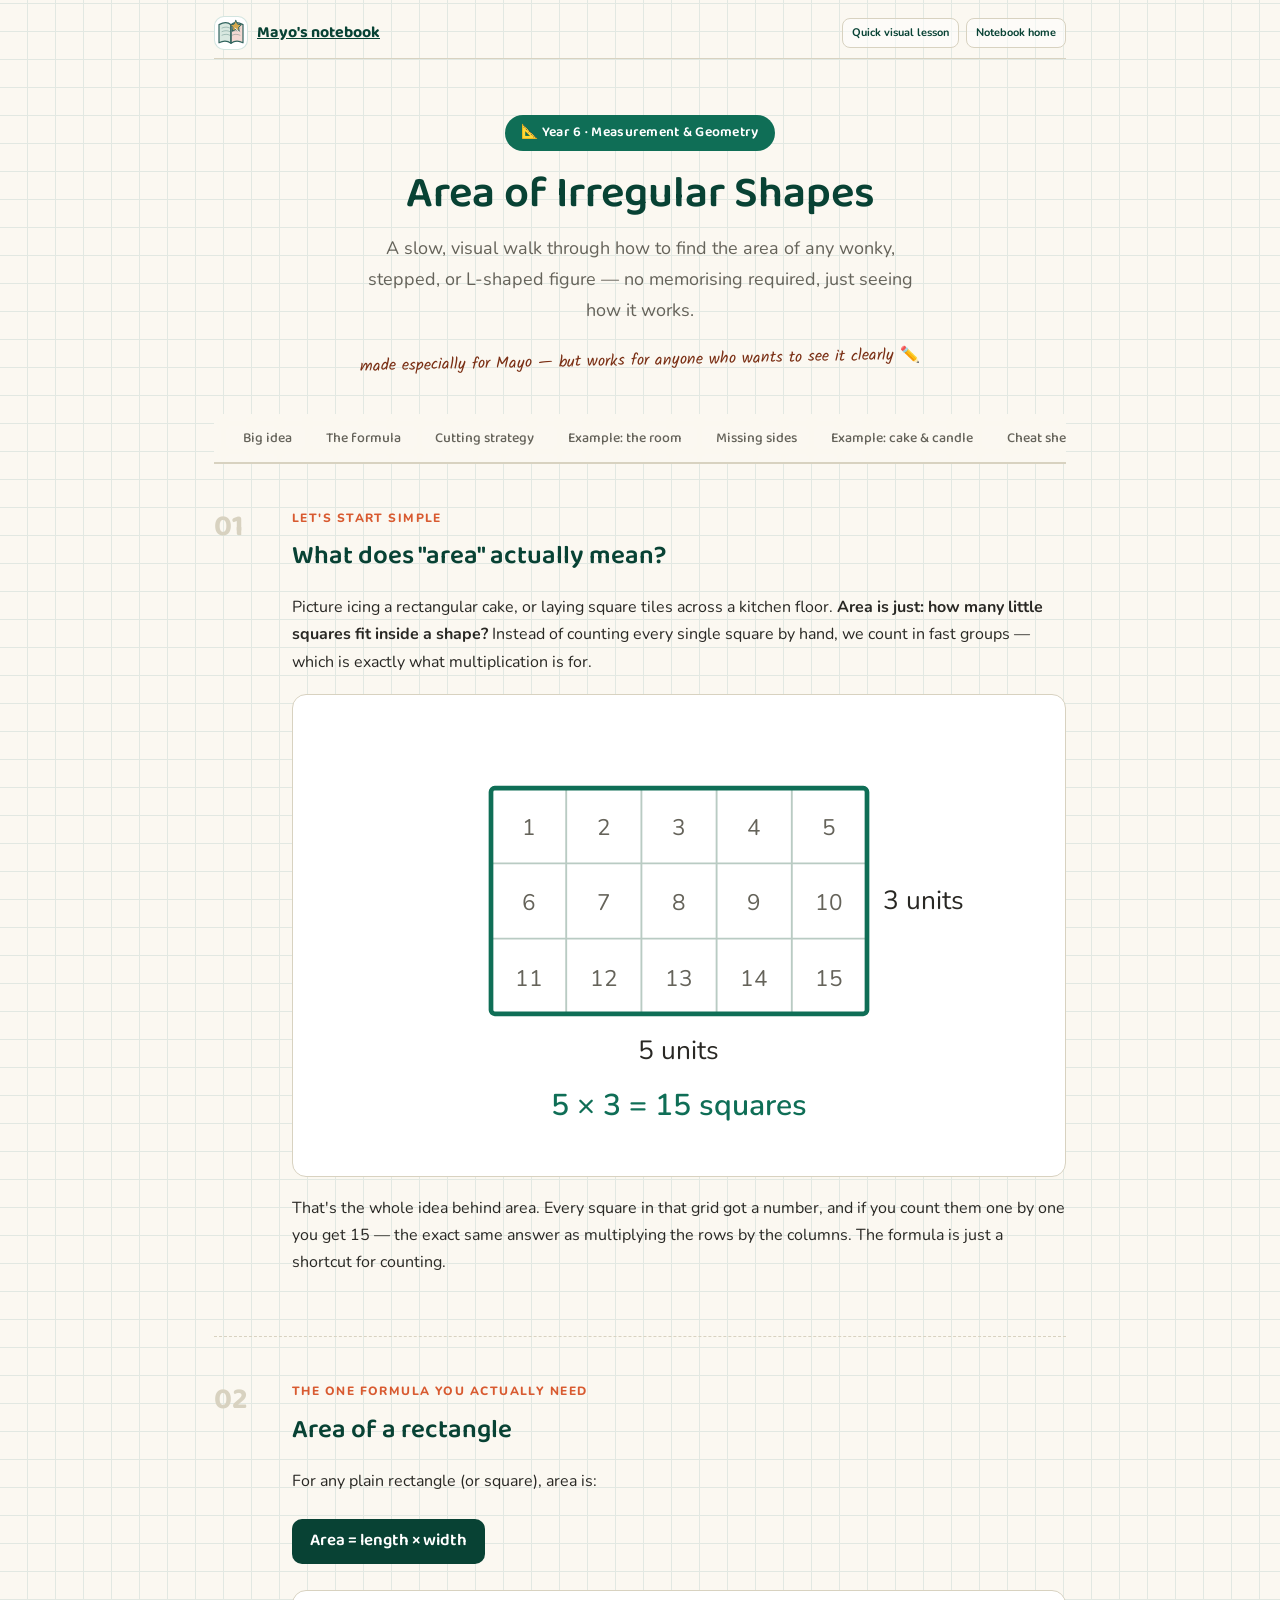
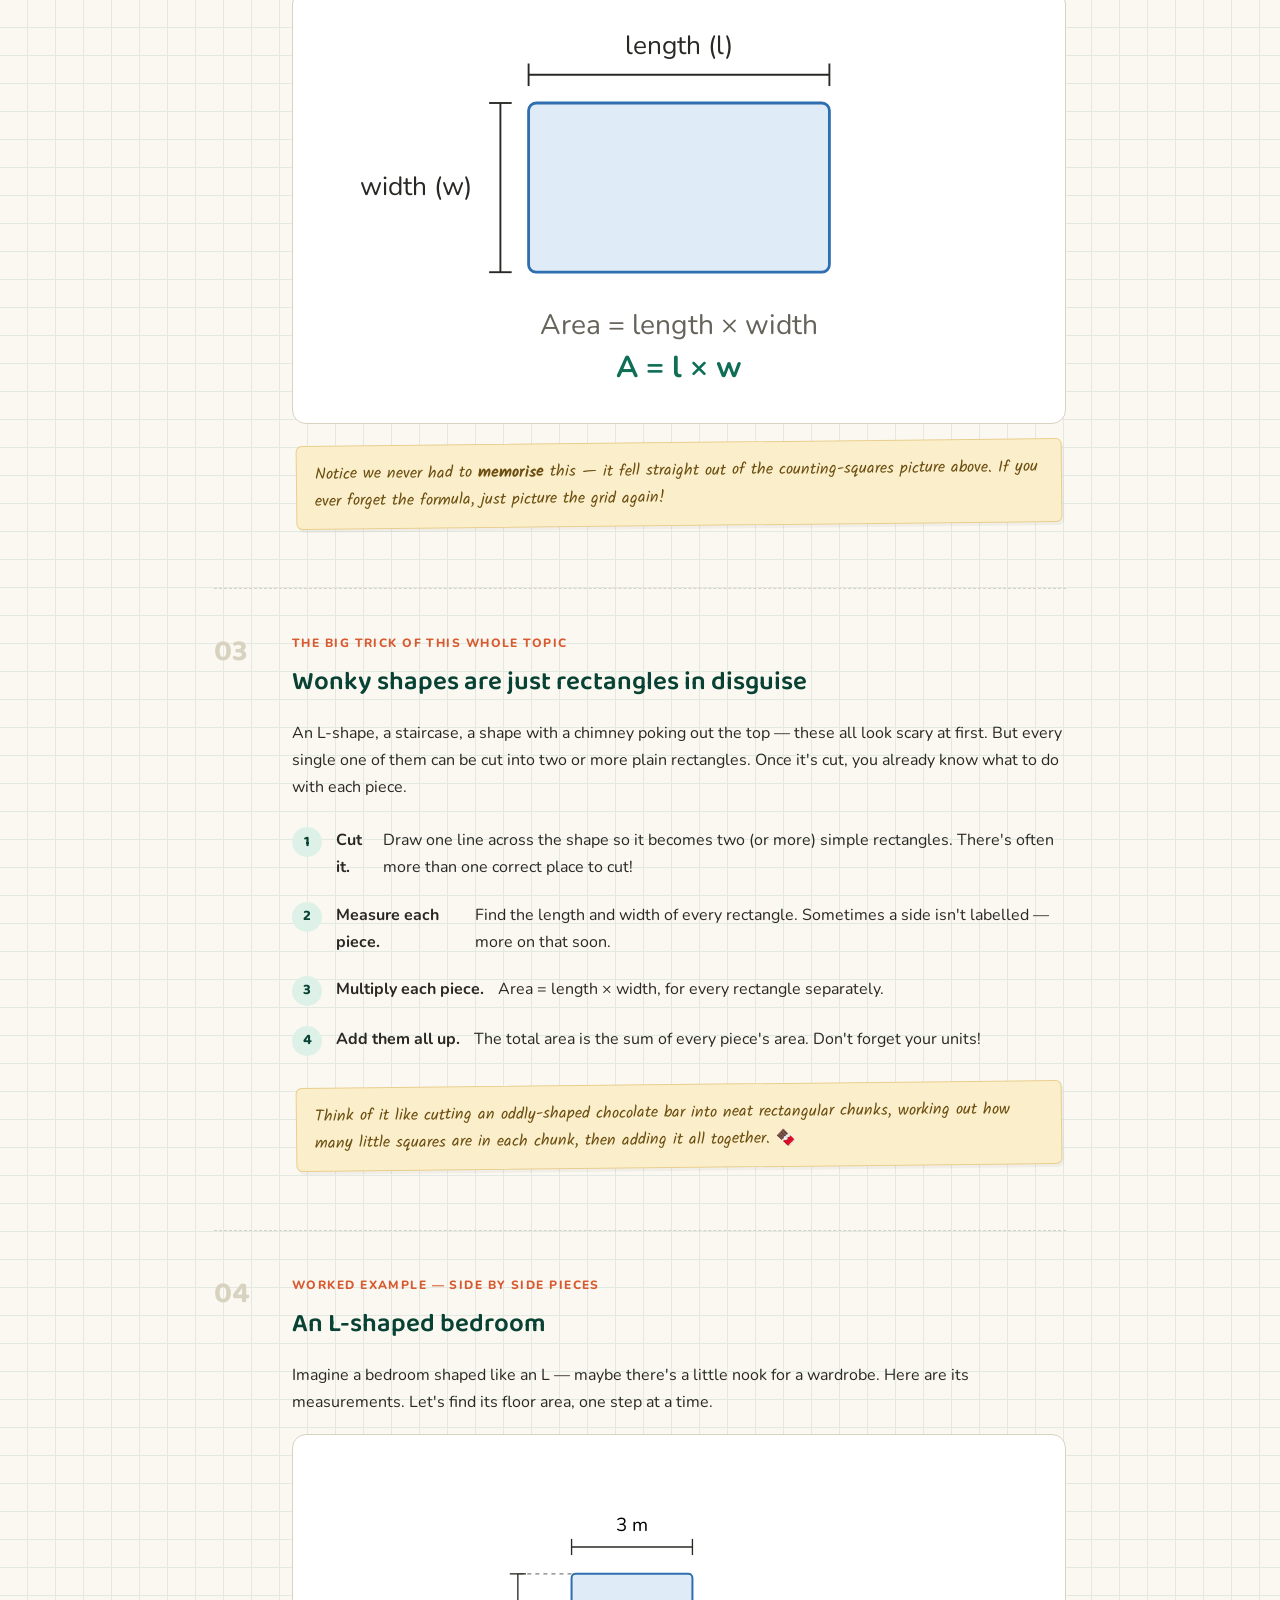
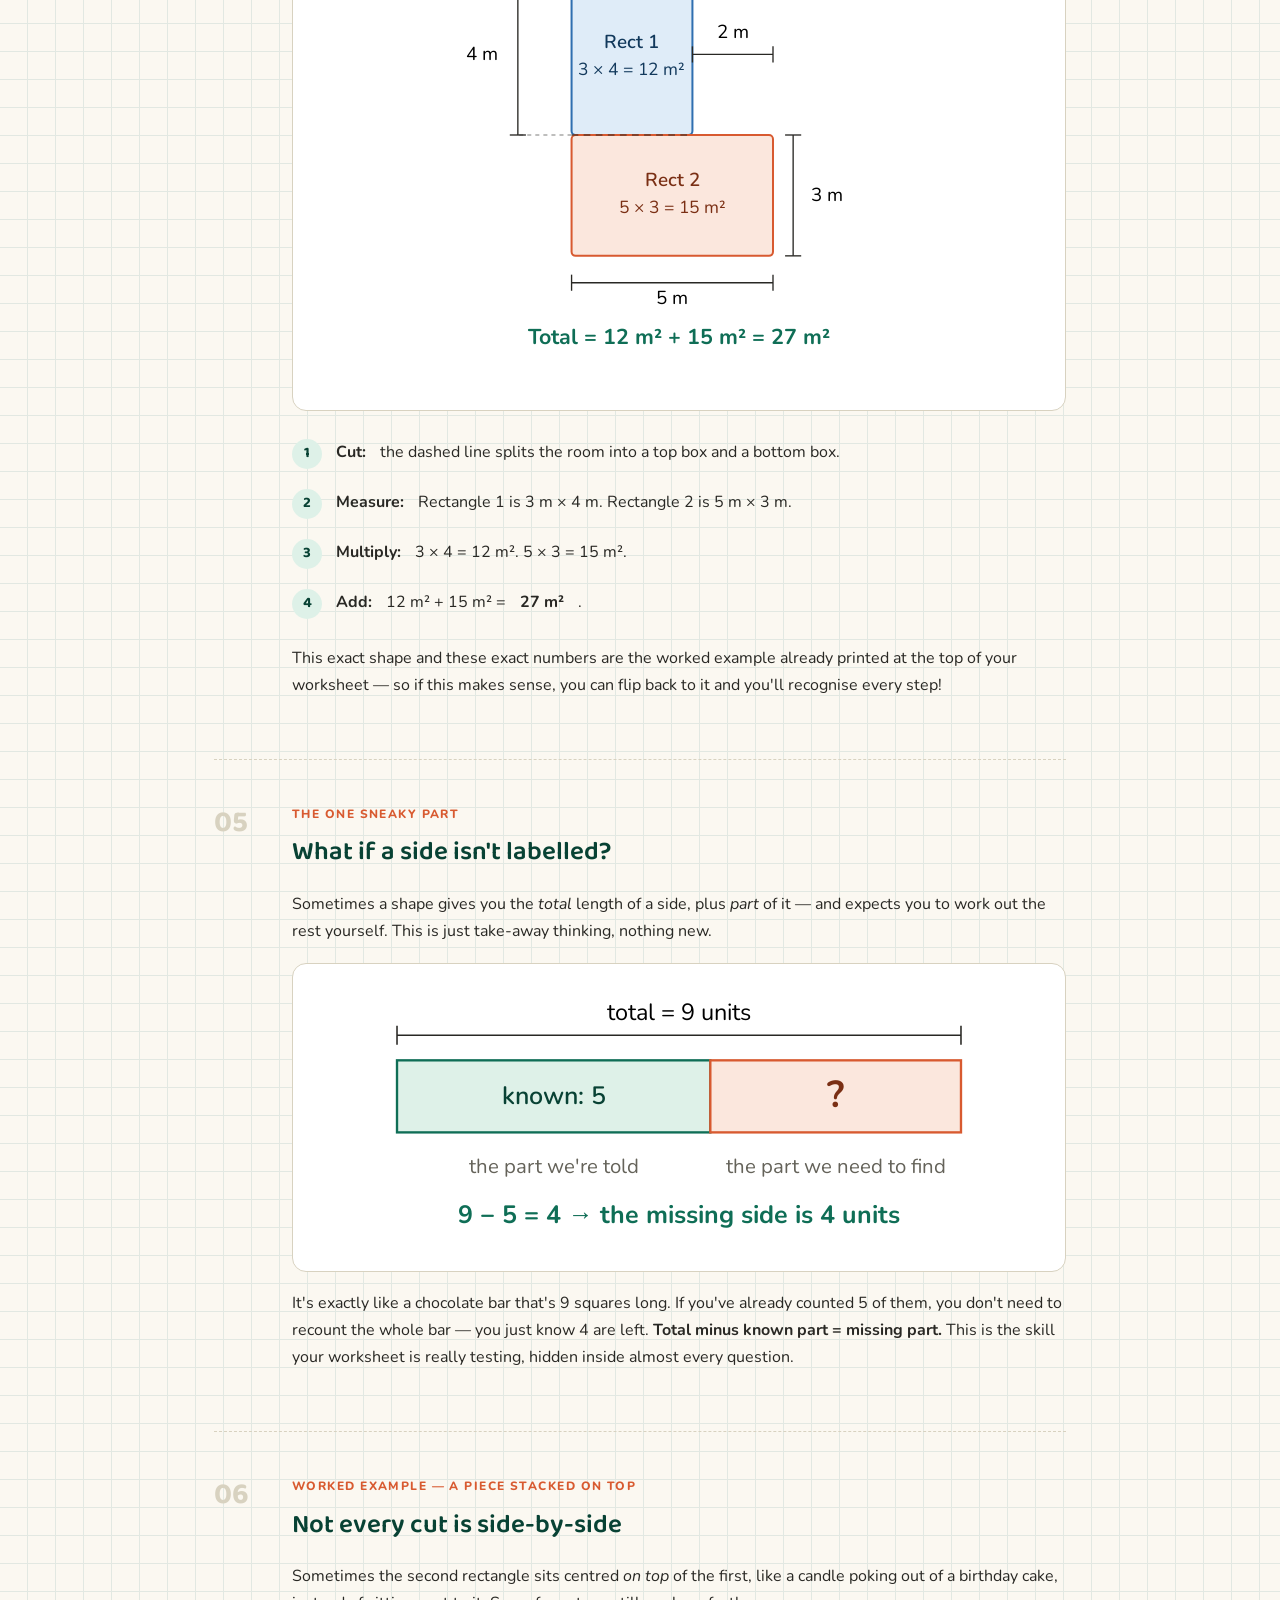
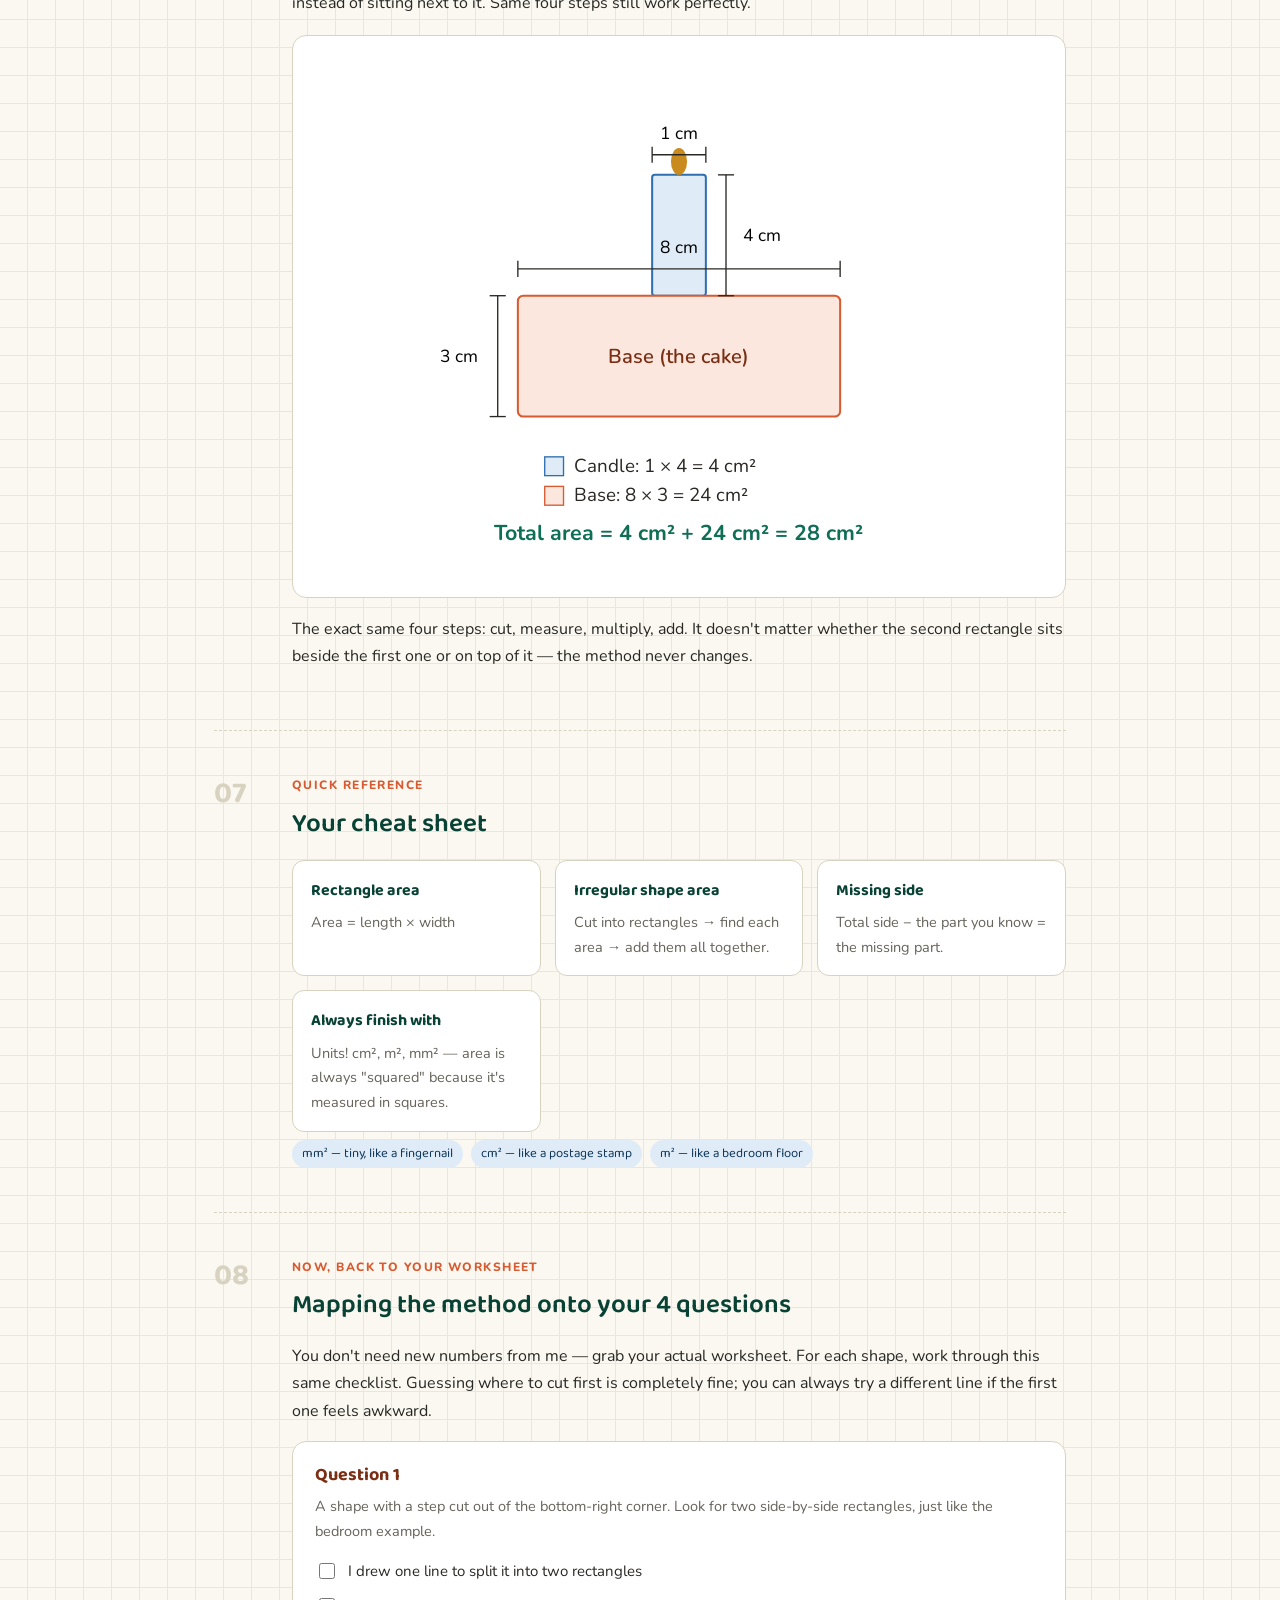
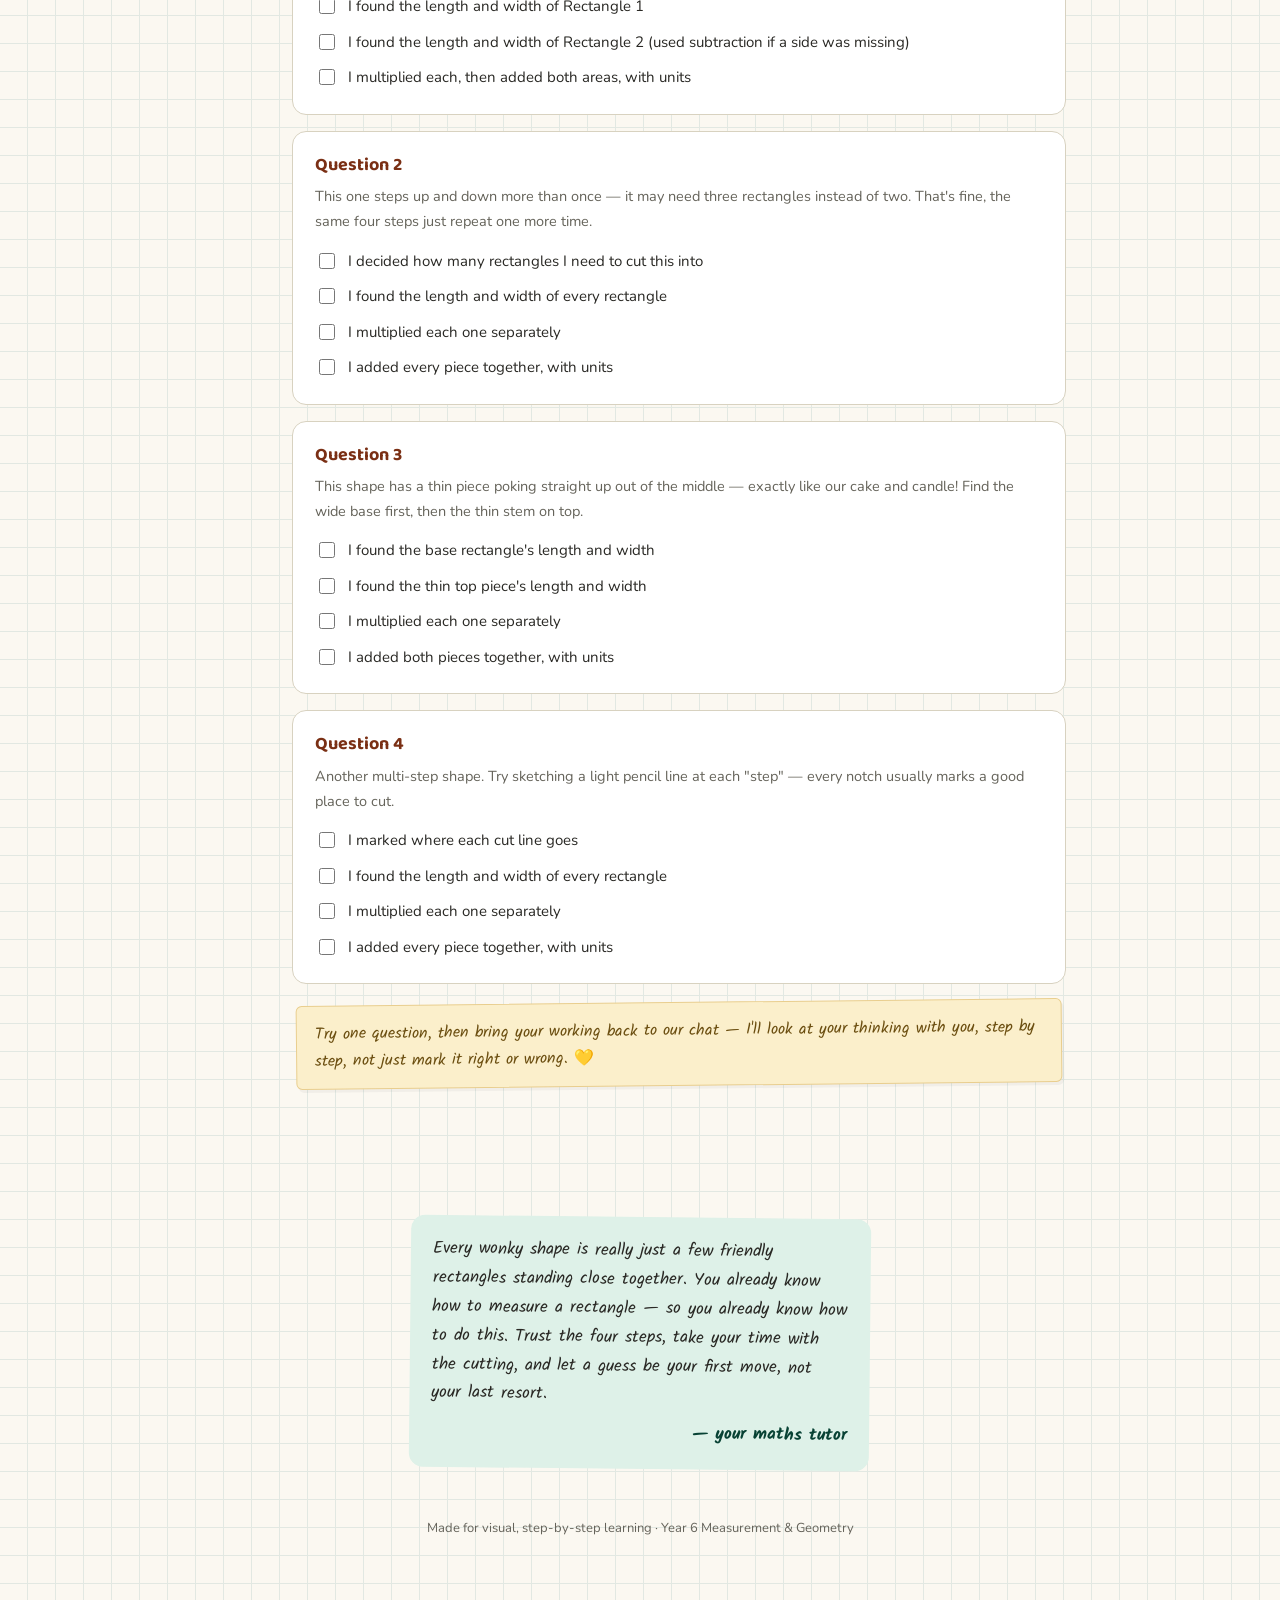
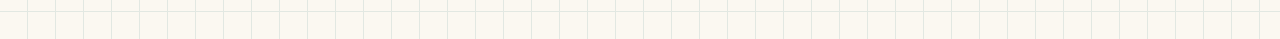
<file: area-of-irregular-shapes-detailed.html>
<!DOCTYPE html>
<html lang="en">
<head>
<meta charset="UTF-8">
<meta name="viewport" content="width=device-width, initial-scale=1.0">
<title>Area of Irregular Shapes — A Visual Guide</title>
<link rel="preconnect" href="https://fonts.googleapis.com">
<link rel="preconnect" href="https://fonts.gstatic.com" crossorigin>
<link href="https://fonts.googleapis.com/css2?family=Baloo+2:wght@500;600;700&family=Nunito:wght@400;600;700;800&family=Kalam:wght@400;700&display=swap" rel="stylesheet">
<style>
  :root{
    --paper:#FBF8F1;
    --grid:#E2E8E2;
    --ink:#292824;
    --ink-soft:#65635A;
    --line:#D8D2C0;
    --teal:#0F6E56;
    --teal-bg:#DEF1E8;
    --teal-deep:#084234;
    --coral:#D85A30;
    --coral-bg:#FBE7DD;
    --coral-deep:#7A2F14;
    --blue:#2F6FB0;
    --blue-bg:#DFECF8;
    --blue-deep:#12395C;
    --amber:#C98B1D;
    --amber-bg:#FBEFCB;
    --amber-deep:#6B4E10;
    --radius:14px;
  }
  *{box-sizing:border-box;}
  html{scroll-behavior:smooth;}
  body{
    margin:0;
    font-family:'Nunito',sans-serif;
    color:var(--ink);
    background:
      repeating-linear-gradient(0deg, transparent, transparent 27px, var(--grid) 27px, var(--grid) 28px),
      repeating-linear-gradient(90deg, transparent, transparent 27px, var(--grid) 27px, var(--grid) 28px),
      var(--paper);
    line-height:1.7;
  }
  h1,h2,h3{font-family:'Baloo 2', sans-serif; font-weight:600; color:var(--teal-deep); margin:0 0 .3em;}
  .hand{font-family:'Kalam', cursive;}
  .page{max-width:900px; margin:0 auto; padding:0 24px 80px;}

  /* Mayo's notebook bridge: keep the detailed reference page connected to the calmer quick-start lesson. */
  .notebook-bar{display:flex; align-items:center; justify-content:space-between; gap:18px; padding:16px 0 8px; border-bottom:1px solid var(--line);}
  .notebook-lockup{display:inline-flex; align-items:center; gap:9px; color:var(--teal-deep); font-family:'Baloo 2', sans-serif; font-size:16px; font-weight:700; line-height:1;}
  .notebook-lockup img{width:34px; height:34px; object-fit:contain; border:1px solid rgba(15,110,86,.18); border-radius:10px; background:#fff;}
  .notebook-links{display:flex; flex-wrap:wrap; justify-content:flex-end; gap:7px;}
  .notebook-links a{color:var(--teal-deep); border:1px solid var(--line); border-radius:8px; padding:5px 9px; font-family:'Nunito', sans-serif; font-size:11px; font-weight:700; text-decoration:none; background:rgba(255,255,255,.52);}
  .notebook-links a:hover,.notebook-links a:focus-visible{background:var(--teal-bg); border-color:var(--teal);}
  @media (max-width:640px){.notebook-bar{align-items:flex-start; flex-direction:column;}.notebook-links{justify-content:flex-start;}}
  
  /* ---- Header ---- */
  header.hero{
    padding:56px 24px 40px;
    text-align:center;
    position:relative;
  }
  .ruler-badge{
    display:inline-flex; align-items:center; gap:8px;
    background:var(--teal); color:#fff;
    padding:6px 16px; border-radius:999px;
    font-family:'Baloo 2'; font-size:14px; font-weight:600;
    letter-spacing:.02em;
    margin-bottom:18px;
  }
  header.hero h1{font-size:clamp(28px,5vw,44px); line-height:1.15;}
  header.hero p.sub{font-size:18px; color:var(--ink-soft); max-width:560px; margin:14px auto 0;}
  .dedication{
    font-family:'Kalam'; font-size:16px; color:var(--coral-deep);
    margin-top:22px; transform:rotate(-1.2deg); display:inline-block;
  }

  /* ---- Sticky nav ---- */
  nav.tabs{
    position:sticky; top:0; z-index:20;
    background:rgba(251,248,241,.94);
    backdrop-filter:blur(3px);
    border-bottom:2px solid var(--line);
    overflow-x:auto; white-space:nowrap;
    padding:10px 16px;
  }
  nav.tabs a{
    font-family:'Baloo 2'; font-size:14px; font-weight:500;
    color:var(--ink-soft); text-decoration:none;
    padding:6px 12px; border-radius:8px; margin-right:4px;
    border:1.5px solid transparent;
  }
  nav.tabs a:hover, nav.tabs a:focus-visible{
    color:var(--teal-deep); border-color:var(--teal); background:var(--teal-bg);
  }

  /* ---- Sections as notebook pages ---- */
  section{
    display:flex; gap:22px;
    padding:44px 0;
    border-bottom:1.5px dashed var(--line);
    opacity:0; transform:translateY(14px);
    transition:opacity .5s ease, transform .5s ease;
  }
  section.in-view{opacity:1; transform:translateY(0);}
  section:last-of-type{border-bottom:none;}
  .railnum{
    flex:0 0 56px;
    font-family:'Baloo 2'; font-weight:700; font-size:30px;
    color:var(--line); line-height:1;
    padding-top:4px;
  }
  .content{flex:1; min-width:0;}
  section h2{font-size:26px;}
  .eyebrow{
    display:block; font-family:'Nunito'; font-weight:800; font-size:12px;
    letter-spacing:.12em; text-transform:uppercase; color:var(--coral);
    margin-bottom:6px;
  }

  /* ---- Cards & callouts ---- */
  .card{
    background:#fff; border:1.5px solid var(--line); border-radius:var(--radius);
    padding:20px 22px; margin:18px 0;
  }
  .card.diagram{ text-align:center; padding:18px 10px 10px; }
  .card.diagram svg{max-width:100%; height:auto;}
  .card.example{border-left:6px solid var(--teal);}
  .card.example.b{border-left-color:var(--coral);}

  .sticky-note{
    font-family:'Kalam'; font-size:16px; color:var(--amber-deep);
    background:var(--amber-bg); border:1.5px solid #E9CE8E;
    border-radius:6px; padding:14px 18px; margin:18px 4px;
    transform:rotate(-.6deg);
    box-shadow:2px 3px 0 rgba(0,0,0,.04);
  }
  .sticky-note b{font-weight:700;}

  .steps{list-style:none; margin:16px 0; padding:0; counter-reset:step;}
  .steps li{
    counter-increment:step;
    display:flex; gap:14px; align-items:flex-start;
    padding:10px 0;
  }
  .steps li::before{
    content:counter(step);
    flex:0 0 30px; height:30px; border-radius:50%;
    background:var(--teal-bg); color:var(--teal-deep);
    font-family:'Baloo 2'; font-weight:700; font-size:15px;
    display:flex; align-items:center; justify-content:center;
  }

  .formula-pill{
    display:inline-block; font-family:'Baloo 2'; font-weight:600; font-size:17px;
    background:var(--teal-deep); color:#fff; padding:8px 18px; border-radius:10px;
    margin:8px 0;
  }

  /* ---- Cheat sheet ---- */
  .sheet-grid{display:grid; grid-template-columns:repeat(auto-fit,minmax(230px,1fr)); gap:14px; margin-top:14px;}
  .sheet-card{background:#fff; border:1.5px solid var(--line); border-radius:12px; padding:16px 18px;}
  .sheet-card h4{font-family:'Baloo 2'; margin:0 0 6px; font-size:16px; color:var(--teal-deep);}
  .sheet-card p{margin:0; font-size:14.5px; color:var(--ink-soft);}
  .unit-row{display:flex; gap:8px; flex-wrap:wrap; margin-top:8px;}
  .unit-chip{font-size:13px; font-family:'Baloo 2'; background:var(--blue-bg); color:var(--blue-deep); padding:3px 10px; border-radius:999px;}

  /* ---- Practice checklist ---- */
  .practice-card{background:#fff; border:1.5px solid var(--line); border-radius:var(--radius); padding:18px 22px; margin:16px 0;}
  .practice-card h4{font-family:'Baloo 2'; font-size:18px; margin:0 0 4px; color:var(--coral-deep);}
  .practice-card .hint{font-size:14.5px; color:var(--ink-soft); margin-bottom:10px;}
  .checklist label{display:flex; gap:10px; align-items:flex-start; font-size:15px; padding:5px 0; cursor:pointer;}
  .checklist input{margin-top:4px; width:16px; height:16px; accent-color:var(--teal);}

  /* ---- Closing note ---- */
  .closing{
    text-align:center; padding:50px 20px 10px;
  }
  .closing .card{
    display:inline-block; text-align:left; max-width:460px;
    font-family:'Kalam'; font-size:17px; color:var(--ink); background:var(--teal-bg);
    border:none; transform:rotate(.6deg);
  }
  .closing .signoff{text-align:right; margin-top:10px; font-weight:700; color:var(--teal-deep);}

  footer{text-align:center; font-size:13px; color:var(--ink-soft); padding:20px;}

  @media (max-width:640px){
    section{gap:12px;}
    .railnum{flex-basis:36px; font-size:22px;}
  }

  @media (prefers-reduced-motion: reduce){
    section{transition:none; opacity:1; transform:none;}
    html{scroll-behavior:auto;}
  }

  @media print{
    nav.tabs{display:none;}
    section{opacity:1 !important; transform:none !important; border-bottom:1px dashed #ccc; break-inside:avoid;}
    body{background:#fff;}
  }

  :focus-visible{outline:3px solid var(--blue); outline-offset:2px;}
</style>
</head>
<body>
<div class="page">
  <div class="notebook-bar" aria-label="Mayo's Maths Notebook navigation">
    <a class="notebook-lockup" href="index.html"><img src="assets/mayo-notebook-mark.svg" alt="" /> <span>Mayo's notebook</span></a>
    <nav class="notebook-links" aria-label="Learning page options">
      <a href="area-of-irregular-shapes.html">Quick visual lesson</a>
      <a href="index.html">Notebook home</a>
    </nav>
  </div>

  <header class="hero">
    <span class="ruler-badge">📐 Year 6 · Measurement &amp; Geometry</span>
    <h1>Area of Irregular Shapes</h1>
    <p class="sub">A slow, visual walk through how to find the area of any wonky, stepped, or L-shaped figure — no memorising required, just seeing how it works.</p>
    <span class="dedication">made especially for Mayo — but works for anyone who wants to see it clearly ✏️</span>
  </header>

  <nav class="tabs" aria-label="Section navigation">
    <a href="#big-idea">Big idea</a>
    <a href="#formula">The formula</a>
    <a href="#strategy">Cutting strategy</a>
    <a href="#example1">Example: the room</a>
    <a href="#missing">Missing sides</a>
    <a href="#example2">Example: cake &amp; candle</a>
    <a href="#cheatsheet">Cheat sheet</a>
    <a href="#practice">Your worksheet</a>
  </nav>

  <!-- 01 -->
  <section id="big-idea">
    <div class="railnum">01</div>
    <div class="content">
      <span class="eyebrow">Let's start simple</span>
      <h2>What does "area" actually mean?</h2>
      <p>Picture icing a rectangular cake, or laying square tiles across a kitchen floor. <b>Area is just: how many little squares fit inside a shape?</b> Instead of counting every single square by hand, we count in fast groups — which is exactly what multiplication is for.</p>

      <div class="card diagram">
        <svg viewBox="0 0 400 236" xmlns="http://www.w3.org/2000/svg" role="img" aria-label="A 5 by 3 grid of numbered unit squares, showing that counting all 15 squares is the same as multiplying 5 times 3">
          <rect x="100" y="40" width="200" height="120" fill="#fff" stroke="none"/>
          <!-- cells -->
          <g font-family="Nunito" font-size="12" fill="#65635A" text-anchor="middle">
            <text x="120" y="65">1</text><text x="160" y="65">2</text><text x="200" y="65">3</text><text x="240" y="65">4</text><text x="280" y="65">5</text>
            <text x="120" y="105">6</text><text x="160" y="105">7</text><text x="200" y="105">8</text><text x="240" y="105">9</text><text x="280" y="105">10</text>
            <text x="120" y="145">11</text><text x="160" y="145">12</text><text x="200" y="145">13</text><text x="240" y="145">14</text><text x="280" y="145">15</text>
          </g>
          <!-- grid lines -->
          <g stroke="#B9CBC3" stroke-width="1">
            <line x1="100" y1="40" x2="100" y2="160"/><line x1="140" y1="40" x2="140" y2="160"/>
            <line x1="180" y1="40" x2="180" y2="160"/><line x1="220" y1="40" x2="220" y2="160"/>
            <line x1="260" y1="40" x2="260" y2="160"/><line x1="300" y1="40" x2="300" y2="160"/>
            <line x1="100" y1="40" x2="300" y2="40"/><line x1="100" y1="80" x2="300" y2="80"/>
            <line x1="100" y1="120" x2="300" y2="120"/><line x1="100" y1="160" x2="300" y2="160"/>
          </g>
          <rect x="100" y="40" width="200" height="120" fill="none" stroke="#0F6E56" stroke-width="2.5" rx="2"/>
          <text x="200" y="184" text-anchor="middle" font-family="Baloo 2" font-size="14" fill="#292824">5 units</text>
          <text x="330" y="104" text-anchor="middle" font-family="Baloo 2" font-size="14" fill="#292824">3 units</text>
          <text x="200" y="214" text-anchor="middle" font-family="Baloo 2" font-weight="600" font-size="16" fill="#0F6E56">5 × 3 = 15 squares</text>
        </svg>
      </div>

      <p>That's the whole idea behind area. Every square in that grid got a number, and if you count them one by one you get 15 — the exact same answer as multiplying the rows by the columns. The formula is just a shortcut for counting.</p>
    </div>
  </section>

  <!-- 02 -->
  <section id="formula">
    <div class="railnum">02</div>
    <div class="content">
      <span class="eyebrow">The one formula you actually need</span>
      <h2>Area of a rectangle</h2>
      <p>For any plain rectangle (or square), area is:</p>
      <div class="formula-pill">Area = length × width</div>

      <div class="card diagram">
        <svg viewBox="0 0 400 210" xmlns="http://www.w3.org/2000/svg" role="img" aria-label="A rectangle labeled with length on top and width on the side, with the formula Area equals length times width underneath">
          <rect x="120" y="50" width="160" height="90" fill="#DFECF8" stroke="#2F6FB0" stroke-width="1.5" rx="4"/>
          <!-- top dimension -->
          <line x1="120" y1="35" x2="280" y2="35" stroke="#292824" stroke-width="1"/>
          <line x1="120" y1="29" x2="120" y2="41" stroke="#292824" stroke-width="1"/>
          <line x1="280" y1="29" x2="280" y2="41" stroke="#292824" stroke-width="1"/>
          <text x="200" y="24" text-anchor="middle" font-family="Baloo 2" font-size="14" fill="#292824">length (l)</text>
          <!-- left dimension -->
          <line x1="105" y1="50" x2="105" y2="140" stroke="#292824" stroke-width="1"/>
          <line x1="99" y1="50" x2="111" y2="50" stroke="#292824" stroke-width="1"/>
          <line x1="99" y1="140" x2="111" y2="140" stroke="#292824" stroke-width="1"/>
          <text x="60" y="99" text-anchor="middle" font-family="Baloo 2" font-size="14" fill="#292824">width (w)</text>
          <text x="200" y="173" text-anchor="middle" font-family="Nunito" font-size="15" fill="#65635A">Area = length × width</text>
          <text x="200" y="196" text-anchor="middle" font-family="Baloo 2" font-weight="700" font-size="16" fill="#0F6E56">A = l × w</text>
        </svg>
      </div>

      <div class="sticky-note">Notice we never had to <b>memorise</b> this — it fell straight out of the counting-squares picture above. If you ever forget the formula, just picture the grid again!</div>
    </div>
  </section>

  <!-- 03 -->
  <section id="strategy">
    <div class="railnum">03</div>
    <div class="content">
      <span class="eyebrow">The big trick of this whole topic</span>
      <h2>Wonky shapes are just rectangles in disguise</h2>
      <p>An L-shape, a staircase, a shape with a chimney poking out the top — these all look scary at first. But every single one of them can be cut into two or more plain rectangles. Once it's cut, you already know what to do with each piece.</p>

      <ol class="steps">
        <li><b>Cut it.</b> Draw one line across the shape so it becomes two (or more) simple rectangles. There's often more than one correct place to cut!</li>
        <li><b>Measure each piece.</b> Find the length and width of every rectangle. Sometimes a side isn't labelled — more on that soon.</li>
        <li><b>Multiply each piece.</b> Area = length × width, for every rectangle separately.</li>
        <li><b>Add them all up.</b> The total area is the sum of every piece's area. Don't forget your units!</li>
      </ol>

      <div class="sticky-note">Think of it like cutting an oddly-shaped chocolate bar into neat rectangular chunks, working out how many little squares are in each chunk, then adding it all together. 🍫</div>
    </div>
  </section>

  <!-- 04 -->
  <section id="example1">
    <div class="railnum">04</div>
    <div class="content">
      <span class="eyebrow">Worked example — side by side pieces</span>
      <h2>An L-shaped bedroom</h2>
      <p>Imagine a bedroom shaped like an L — maybe there's a little nook for a wardrobe. Here are its measurements. Let's find its floor area, one step at a time.</p>

      <div class="card diagram">
        <svg viewBox="0 0 560 400" xmlns="http://www.w3.org/2000/svg" role="img" aria-label="An L-shaped floor plan split by a dashed line into a top rectangle 3 metres by 4 metres and a bottom rectangle 5 metres by 3 metres">
          <!-- Rect 1 -->
          <rect x="200" y="90" width="90" height="120" fill="#DFECF8" stroke="#2F6FB0" stroke-width="1.5" rx="3"/>
          <text x="245" y="145" text-anchor="middle" font-family="Baloo 2" font-weight="600" font-size="14" fill="#12395C">Rect 1</text>
          <text x="245" y="165" text-anchor="middle" font-family="Nunito" font-size="13" fill="#12395C">3 × 4 = 12 m²</text>
          <!-- Rect 2 -->
          <rect x="200" y="210" width="150" height="90" fill="#FBE7DD" stroke="#D85A30" stroke-width="1.5" rx="3"/>
          <text x="275" y="248" text-anchor="middle" font-family="Baloo 2" font-weight="600" font-size="14" fill="#7A2F14">Rect 2</text>
          <text x="275" y="268" text-anchor="middle" font-family="Nunito" font-size="13" fill="#7A2F14">5 × 3 = 15 m²</text>
          <!-- cut line -->
          <line x1="200" y1="210" x2="290" y2="210" stroke="#292824" stroke-width="1.2" stroke-dasharray="5 4" opacity="0.65"/>

          <!-- 3m top -->
          <line x1="200" y1="70" x2="290" y2="70" stroke="#292824" stroke-width="1"/>
          <line x1="200" y1="64" x2="200" y2="76" stroke="#292824" stroke-width="1"/>
          <line x1="290" y1="64" x2="290" y2="76" stroke="#292824" stroke-width="1"/>
          <text x="245" y="58" text-anchor="middle" font-family="Baloo 2" font-size="14">3 m</text>

          <!-- 4m left margin, with dashed connectors -->
          <line x1="200" y1="90" x2="160" y2="90" stroke="#292824" stroke-width="0.8" stroke-dasharray="3 3" opacity="0.6"/>
          <line x1="200" y1="210" x2="160" y2="210" stroke="#292824" stroke-width="0.8" stroke-dasharray="3 3" opacity="0.6"/>
          <line x1="160" y1="90" x2="160" y2="210" stroke="#292824" stroke-width="1"/>
          <line x1="154" y1="90" x2="166" y2="90" stroke="#292824" stroke-width="1"/>
          <line x1="154" y1="210" x2="166" y2="210" stroke="#292824" stroke-width="1"/>
          <text x="145" y="154" text-anchor="end" font-family="Baloo 2" font-size="14">4 m</text>

          <!-- 2m notch -->
          <line x1="290" y1="150" x2="350" y2="150" stroke="#292824" stroke-width="1"/>
          <line x1="290" y1="144" x2="290" y2="156" stroke="#292824" stroke-width="1"/>
          <line x1="350" y1="144" x2="350" y2="156" stroke="#292824" stroke-width="1"/>
          <text x="320" y="138" text-anchor="middle" font-family="Baloo 2" font-size="14">2 m</text>

          <!-- 5m bottom -->
          <line x1="200" y1="320" x2="350" y2="320" stroke="#292824" stroke-width="1"/>
          <line x1="200" y1="314" x2="200" y2="326" stroke="#292824" stroke-width="1"/>
          <line x1="350" y1="314" x2="350" y2="326" stroke="#292824" stroke-width="1"/>
          <text x="275" y="336" text-anchor="middle" font-family="Baloo 2" font-size="14">5 m</text>

          <!-- 3m right of rect2 -->
          <line x1="365" y1="210" x2="365" y2="300" stroke="#292824" stroke-width="1"/>
          <line x1="359" y1="210" x2="371" y2="210" stroke="#292824" stroke-width="1"/>
          <line x1="359" y1="300" x2="371" y2="300" stroke="#292824" stroke-width="1"/>
          <text x="378" y="259" text-anchor="start" font-family="Baloo 2" font-size="14">3 m</text>

          <text x="280" y="366" text-anchor="middle" font-family="Baloo 2" font-weight="700" font-size="16" fill="#0F6E56">Total = 12 m² + 15 m² = 27 m²</text>
        </svg>
      </div>

      <ol class="steps">
        <li><b>Cut:</b> the dashed line splits the room into a top box and a bottom box.</li>
        <li><b>Measure:</b> Rectangle 1 is 3 m × 4 m. Rectangle 2 is 5 m × 3 m.</li>
        <li><b>Multiply:</b> 3 × 4 = 12 m². 5 × 3 = 15 m².</li>
        <li><b>Add:</b> 12 m² + 15 m² = <b>27 m²</b>.</li>
      </ol>
      <p>This exact shape and these exact numbers are the worked example already printed at the top of your worksheet — so if this makes sense, you can flip back to it and you'll recognise every step!</p>
    </div>
  </section>

  <!-- 05 -->
  <section id="missing">
    <div class="railnum">05</div>
    <div class="content">
      <span class="eyebrow">The one sneaky part</span>
      <h2>What if a side isn't labelled?</h2>
      <p>Sometimes a shape gives you the <em>total</em> length of a side, plus <em>part</em> of it — and expects you to work out the rest yourself. This is just take-away thinking, nothing new.</p>

      <div class="card diagram">
        <svg viewBox="0 0 480 172" xmlns="http://www.w3.org/2000/svg" role="img" aria-label="A bar showing a total length of 9 units split into a known part of 5 units and a missing part marked with a question mark, with the working shown below: 9 minus 5 equals 4">
          <text x="240" y="24" text-anchor="middle" font-family="Baloo 2" font-size="15">total = 9 units</text>
          <line x1="60" y1="34" x2="420" y2="34" stroke="#292824" stroke-width="1"/>
          <line x1="60" y1="28" x2="60" y2="40" stroke="#292824" stroke-width="1"/>
          <line x1="420" y1="28" x2="420" y2="40" stroke="#292824" stroke-width="1"/>

          <rect x="60" y="50" width="200" height="46" fill="#DEF1E8" stroke="#0F6E56" stroke-width="1.5"/>
          <rect x="260" y="50" width="160" height="46" fill="#FBE7DD" stroke="#D85A30" stroke-width="1.5"/>
          <text x="160" y="78" text-anchor="middle" font-family="Baloo 2" font-weight="600" font-size="16" fill="#084234">known: 5</text>
          <text x="340" y="80" text-anchor="middle" font-family="Baloo 2" font-weight="700" font-size="24" fill="#7A2F14">?</text>

          <text x="160" y="122" text-anchor="middle" font-family="Nunito" font-size="13" fill="#65635A">the part we're told</text>
          <text x="340" y="122" text-anchor="middle" font-family="Nunito" font-size="13" fill="#65635A">the part we need to find</text>

          <text x="240" y="154" text-anchor="middle" font-family="Baloo 2" font-weight="700" font-size="16" fill="#0F6E56">9 − 5 = 4 → the missing side is 4 units</text>
        </svg>
      </div>

      <p>It's exactly like a chocolate bar that's 9 squares long. If you've already counted 5 of them, you don't need to recount the whole bar — you just know 4 are left. <b>Total minus known part = missing part.</b> This is the skill your worksheet is really testing, hidden inside almost every question.</p>
    </div>
  </section>

  <!-- 06 -->
  <section id="example2">
    <div class="railnum">06</div>
    <div class="content">
      <span class="eyebrow">Worked example — a piece stacked on top</span>
      <h2>Not every cut is side-by-side</h2>
      <p>Sometimes the second rectangle sits centred <em>on top</em> of the first, like a candle poking out of a birthday cake, instead of sitting next to it. Same four steps still work perfectly.</p>

      <div class="card diagram">
        <svg viewBox="0 0 560 390" xmlns="http://www.w3.org/2000/svg" role="img" aria-label="A cake shaped like a wide rectangle with a thin candle rectangle centred on top, showing how to find the total area of both pieces">
          <!-- candle -->
          <rect x="260" y="90" width="40" height="90" fill="#DFECF8" stroke="#2F6FB0" stroke-width="1.5" rx="2"/>
          <ellipse cx="280" cy="80" rx="6" ry="10" fill="#C98B1D"/>
          <!-- cake -->
          <rect x="160" y="180" width="240" height="90" fill="#FBE7DD" stroke="#D85A30" stroke-width="1.5" rx="4"/>
          <text x="280" y="230" text-anchor="middle" font-family="Baloo 2" font-weight="600" font-size="15" fill="#7A2F14">Base (the cake)</text>

          <!-- candle width -->
          <line x1="260" y1="75" x2="300" y2="75" stroke="#292824" stroke-width="1"/>
          <line x1="260" y1="69" x2="260" y2="81" stroke="#292824" stroke-width="1"/>
          <line x1="300" y1="69" x2="300" y2="81" stroke="#292824" stroke-width="1"/>
          <text x="280" y="63" text-anchor="middle" font-family="Baloo 2" font-size="13">1 cm</text>

          <!-- candle height -->
          <line x1="315" y1="90" x2="315" y2="180" stroke="#292824" stroke-width="1"/>
          <line x1="309" y1="90" x2="321" y2="90" stroke="#292824" stroke-width="1"/>
          <line x1="309" y1="180" x2="321" y2="180" stroke="#292824" stroke-width="1"/>
          <text x="328" y="139" text-anchor="start" font-family="Baloo 2" font-size="13">4 cm</text>

          <!-- base width -->
          <line x1="160" y1="160" x2="400" y2="160" stroke="#292824" stroke-width="1"/>
          <line x1="160" y1="154" x2="160" y2="166" stroke="#292824" stroke-width="1"/>
          <line x1="400" y1="154" x2="400" y2="166" stroke="#292824" stroke-width="1"/>
          <text x="280" y="148" text-anchor="middle" font-family="Baloo 2" font-size="13">8 cm</text>

          <!-- base height -->
          <line x1="145" y1="180" x2="145" y2="270" stroke="#292824" stroke-width="1"/>
          <line x1="139" y1="180" x2="151" y2="180" stroke="#292824" stroke-width="1"/>
          <line x1="139" y1="270" x2="151" y2="270" stroke="#292824" stroke-width="1"/>
          <text x="130" y="229" text-anchor="end" font-family="Baloo 2" font-size="13">3 cm</text>

          <!-- legend -->
          <rect x="180" y="300" width="14" height="14" fill="#DFECF8" stroke="#2F6FB0"/>
          <text x="202" y="311" font-family="Nunito" font-size="14" fill="#292824">Candle: 1 × 4 = 4 cm²</text>
          <rect x="180" y="322" width="14" height="14" fill="#FBE7DD" stroke="#D85A30"/>
          <text x="202" y="333" font-family="Nunito" font-size="14" fill="#292824">Base: 8 × 3 = 24 cm²</text>

          <text x="280" y="362" text-anchor="middle" font-family="Baloo 2" font-weight="700" font-size="16" fill="#0F6E56">Total area = 4 cm² + 24 cm² = 28 cm²</text>
        </svg>
      </div>
      <p>The exact same four steps: cut, measure, multiply, add. It doesn't matter whether the second rectangle sits beside the first one or on top of it — the method never changes.</p>
    </div>
  </section>

  <!-- 07 -->
  <section id="cheatsheet">
    <div class="railnum">07</div>
    <div class="content">
      <span class="eyebrow">Quick reference</span>
      <h2>Your cheat sheet</h2>
      <div class="sheet-grid">
        <div class="sheet-card">
          <h4>Rectangle area</h4>
          <p>Area = length × width</p>
        </div>
        <div class="sheet-card">
          <h4>Irregular shape area</h4>
          <p>Cut into rectangles → find each area → add them all together.</p>
        </div>
        <div class="sheet-card">
          <h4>Missing side</h4>
          <p>Total side − the part you know = the missing part.</p>
        </div>
        <div class="sheet-card">
          <h4>Always finish with</h4>
          <p>Units! cm², m², mm² — area is always "squared" because it's measured in squares.</p>
        </div>
      </div>
      <div class="unit-row">
        <span class="unit-chip">mm² — tiny, like a fingernail</span>
        <span class="unit-chip">cm² — like a postage stamp</span>
        <span class="unit-chip">m² — like a bedroom floor</span>
      </div>
    </div>
  </section>

  <!-- 08 -->
  <section id="practice">
    <div class="railnum">08</div>
    <div class="content">
      <span class="eyebrow">Now, back to your worksheet</span>
      <h2>Mapping the method onto your 4 questions</h2>
      <p>You don't need new numbers from me — grab your actual worksheet. For each shape, work through this same checklist. Guessing where to cut first is completely fine; you can always try a different line if the first one feels awkward.</p>

      <div class="practice-card">
        <h4>Question 1</h4>
        <div class="hint">A shape with a step cut out of the bottom-right corner. Look for two side-by-side rectangles, just like the bedroom example.</div>
        <div class="checklist">
          <label><input type="checkbox"> I drew one line to split it into two rectangles</label>
          <label><input type="checkbox"> I found the length and width of Rectangle 1</label>
          <label><input type="checkbox"> I found the length and width of Rectangle 2 (used subtraction if a side was missing)</label>
          <label><input type="checkbox"> I multiplied each, then added both areas, with units</label>
        </div>
      </div>

      <div class="practice-card">
        <h4>Question 2</h4>
        <div class="hint">This one steps up and down more than once — it may need three rectangles instead of two. That's fine, the same four steps just repeat one more time.</div>
        <div class="checklist">
          <label><input type="checkbox"> I decided how many rectangles I need to cut this into</label>
          <label><input type="checkbox"> I found the length and width of every rectangle</label>
          <label><input type="checkbox"> I multiplied each one separately</label>
          <label><input type="checkbox"> I added every piece together, with units</label>
        </div>
      </div>

      <div class="practice-card">
        <h4>Question 3</h4>
        <div class="hint">This shape has a thin piece poking straight up out of the middle — exactly like our cake and candle! Find the wide base first, then the thin stem on top.</div>
        <div class="checklist">
          <label><input type="checkbox"> I found the base rectangle's length and width</label>
          <label><input type="checkbox"> I found the thin top piece's length and width</label>
          <label><input type="checkbox"> I multiplied each one separately</label>
          <label><input type="checkbox"> I added both pieces together, with units</label>
        </div>
      </div>

      <div class="practice-card">
        <h4>Question 4</h4>
        <div class="hint">Another multi-step shape. Try sketching a light pencil line at each "step" — every notch usually marks a good place to cut.</div>
        <div class="checklist">
          <label><input type="checkbox"> I marked where each cut line goes</label>
          <label><input type="checkbox"> I found the length and width of every rectangle</label>
          <label><input type="checkbox"> I multiplied each one separately</label>
          <label><input type="checkbox"> I added every piece together, with units</label>
        </div>
      </div>

      <div class="sticky-note">Try one question, then bring your working back to our chat — I'll look at your thinking with you, step by step, not just mark it right or wrong. 💛</div>
    </div>
  </section>

  <div class="closing">
    <div class="card">
      Every wonky shape is really just a few friendly rectangles standing close together. You already know how to measure a rectangle — so you already know how to do this. Trust the four steps, take your time with the cutting, and let a guess be your first move, not your last resort.
      <div class="signoff">— your maths tutor</div>
    </div>
  </div>

  <footer>Made for visual, step-by-step learning · Year 6 Measurement &amp; Geometry</footer>
</div>

<script>
  if (!window.matchMedia('(prefers-reduced-motion: reduce)').matches && 'IntersectionObserver' in window) {
    const io = new IntersectionObserver((entries) => {
      entries.forEach(e => { if (e.isIntersecting) { e.target.classList.add('in-view'); io.unobserve(e.target); } });
    }, { threshold: 0.12 });
    document.querySelectorAll('section').forEach(s => io.observe(s));
  } else {
    document.querySelectorAll('section').forEach(s => s.classList.add('in-view'));
  }
</script>
</body>
</html>
</file>
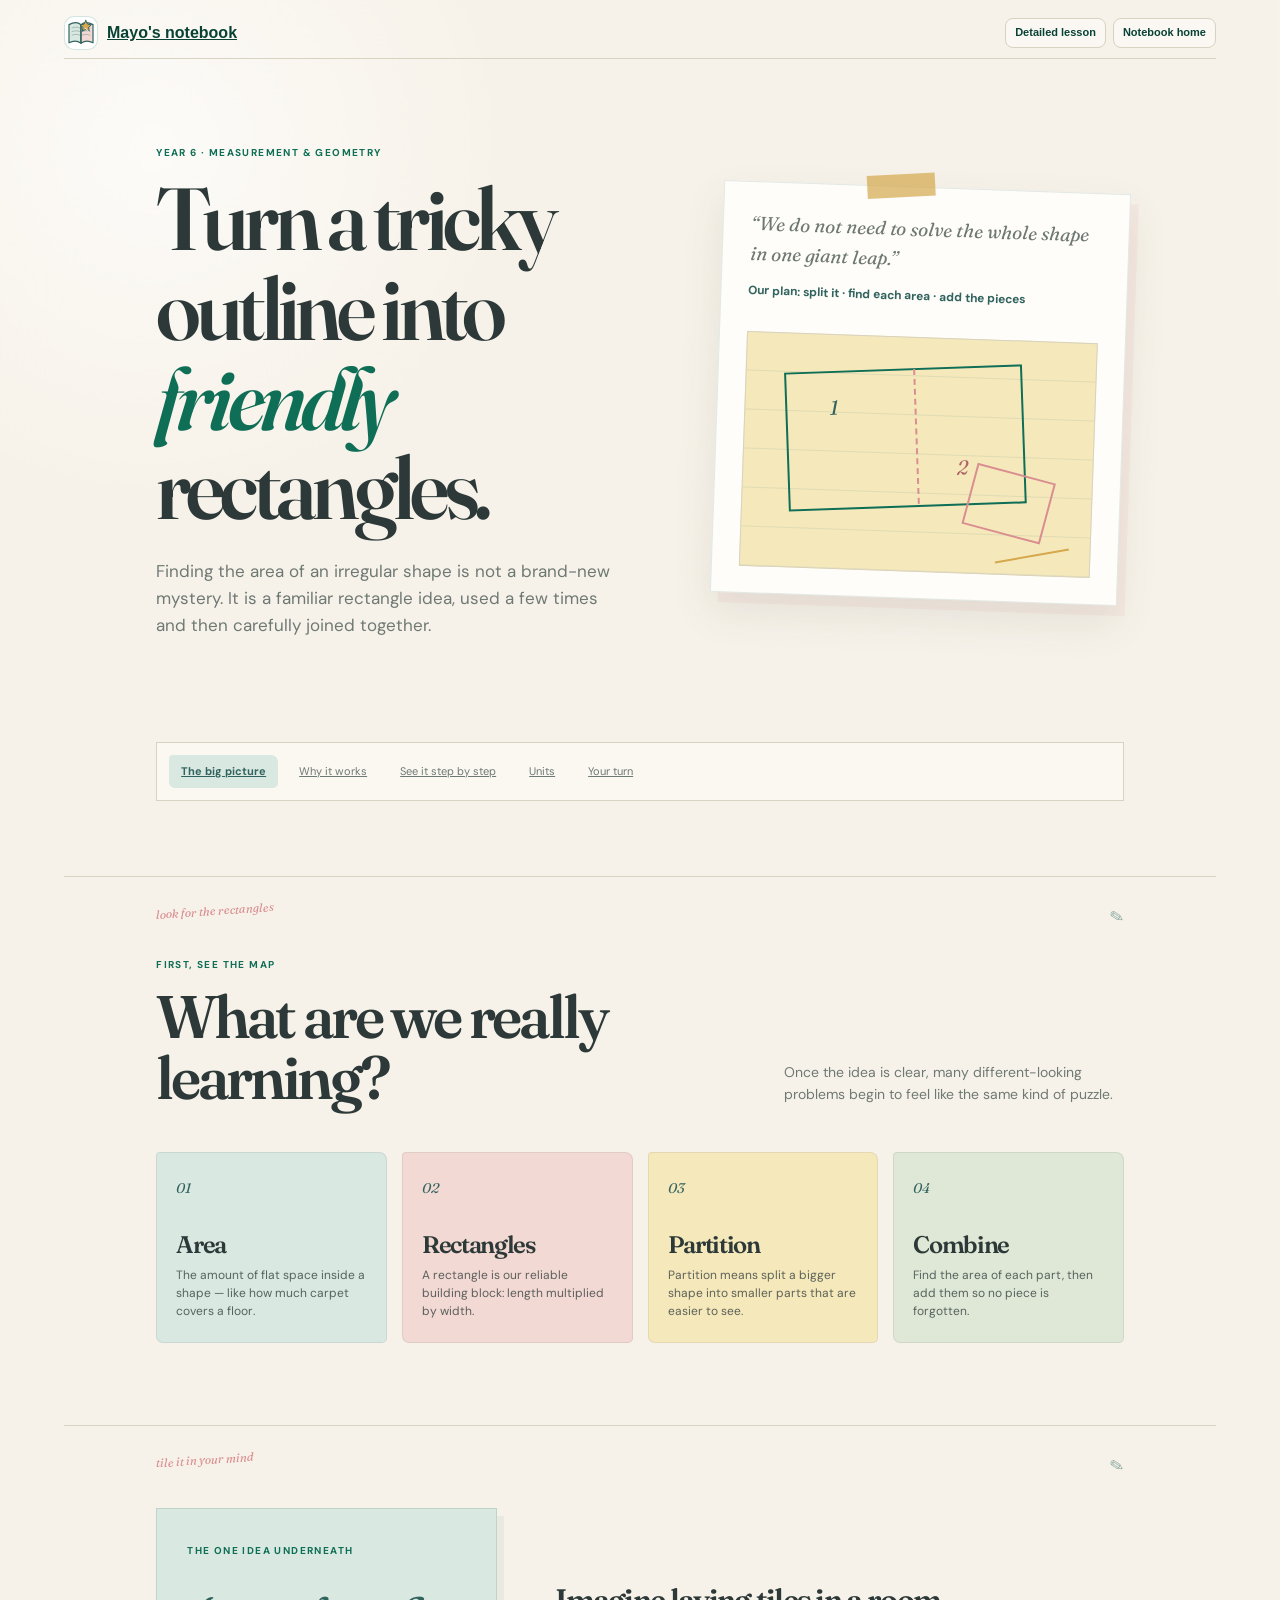
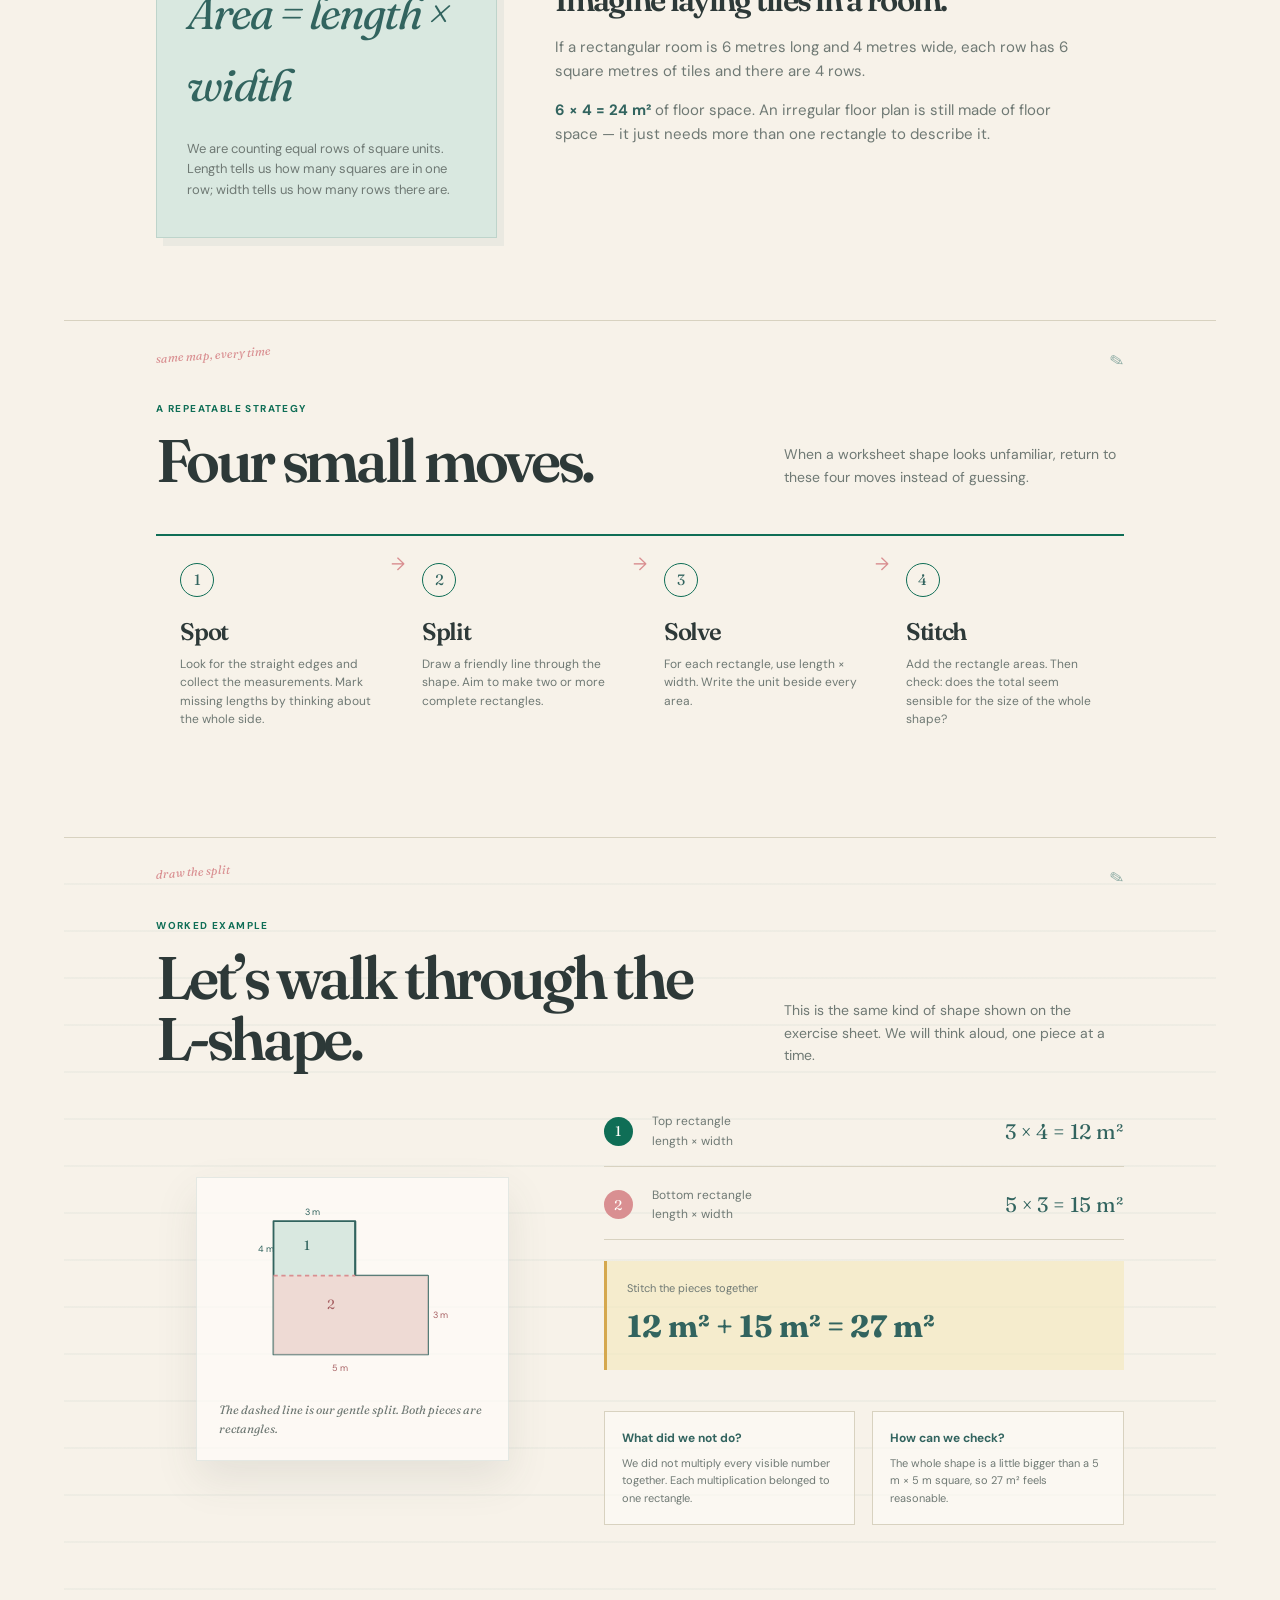
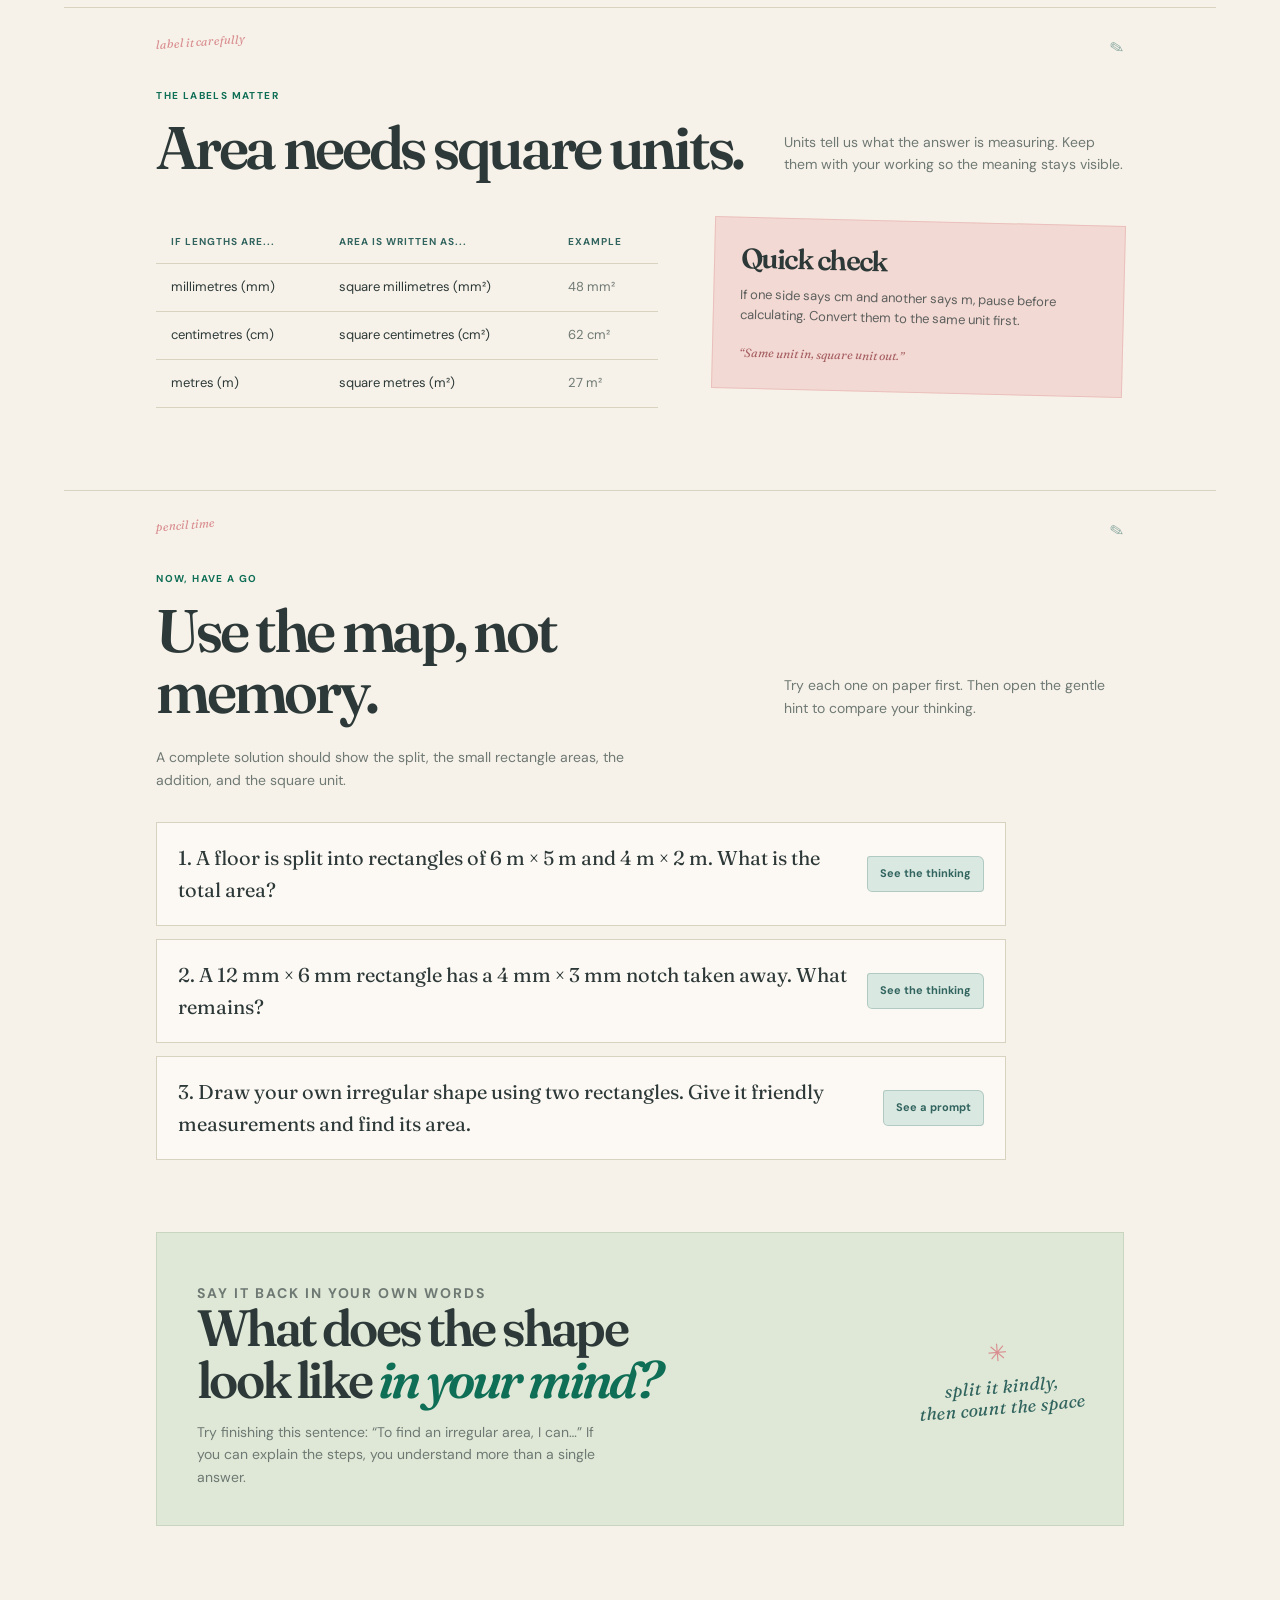
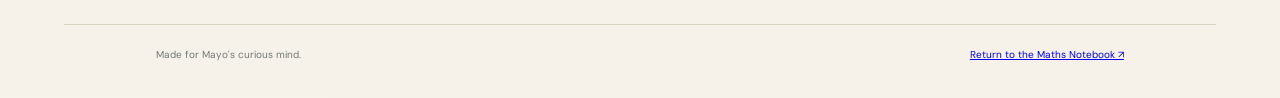
<file: area-of-irregular-shapes.html>
<!doctype html>
<html lang="en">
  <head>
    <!-- Style reminder: a calm, paper-first lesson page for Mayo. Use visual explanations before symbols, warm language, pencil-teal structure, and no distracting motion. -->
    <meta charset="utf-8" />
    <meta name="viewport" content="width=device-width, initial-scale=1" />
    <meta name="description" content="A visual Year 6 lesson for finding the area of irregular shapes by splitting them into rectangles." />
    <title>Area of Irregular Shapes · Mayo's Maths Notebook</title>
    <link rel="icon" type="image/png" href="/manus-storage/mayo-notebook-mark_d1982af1.png" />
    <link rel="preconnect" href="https://fonts.googleapis.com" />
    <link rel="preconnect" href="https://fonts.gstatic.com" crossorigin />
    <link href="https://fonts.googleapis.com/css2?family=DM+Sans:wght@400;500;600;700&family=Fraunces:opsz,wght,SOFT@9..144,400;9..144,600;9..144,700&display=swap" rel="stylesheet" />
    <style>
      :root {
        --paper: #f7f2e9; --white: #fffdf9; --ink: #2d3938; --muted: #6f7974;
        --teal:#0F6E56; --teal-bg:#DEF1E8; --teal-deep:#084234; --teal-dark: #32645f; --teal-wash: #d9e8e0;
        --rose: #d98f91; --rose-wash: #f3d9d3; --yellow: #d5a84e; --yellow-wash: #f5e8bb;
        --sage: #97aa8a; --sage-wash: #dfe8d6; --line: rgba(79,130,123,.15);
        --ease: cubic-bezier(.23,1,.32,1); --shadow: 0 18px 40px rgba(64,74,66,.1);
        --line:#D8D2C0; 
      }
      * { box-sizing: border-box; }
      html { scroll-behavior: smooth; background: var(--paper); }
      body { margin: 0; color: var(--ink); background: radial-gradient(circle at 12% 3%, rgba(255,255,255,.7), transparent 22rem), var(--paper); font-family: "DM Sans", sans-serif; line-height: 1.6; }
      /* a { color: inherit; text-decoration: none; } */
      button { font: inherit; }
      a:focus-visible, button:focus-visible { outline: 3px solid rgba(79,130,123,.45); outline-offset: 4px; }
      .page { max-width: 1220px; margin: 0 auto; padding: 0 34px; }
      /* Mayo's notebook bridge: keep the detailed reference page connected to the calmer quick-start lesson. */
      .notebook-bar{display:flex; align-items:center; justify-content:space-between; gap:18px; padding:16px 0 8px; border-bottom:1px solid var(--line);}
      .notebook-lockup{display:inline-flex; align-items:center; gap:9px; color:var(--teal-deep); font-family:'Baloo 2', sans-serif; font-size:16px; font-weight:700; line-height:1;}
      .notebook-lockup img{width:34px; height:34px; object-fit:contain; border:1px solid rgba(15,110,86,.18); border-radius:10px; background:#fff;}
      .notebook-links{display:flex; flex-wrap:wrap; justify-content:flex-end; gap:7px;}
      .notebook-links a{color:var(--teal-deep); border:1px solid var(--line); border-radius:8px; padding:5px 9px; font-family:'Nunito', sans-serif; font-size:11px; font-weight:700; text-decoration:none; background:rgba(255,255,255,.52);}
      .notebook-links a:hover,.notebook-links a:focus-visible{background:var(--teal-bg); border-color:var(--teal);}
      @media (max-width:640px){.notebook-bar{align-items:flex-start; flex-direction:column;}.notebook-links{justify-content:flex-start;}}
      
      .header-mark img { width: 35px; height: 35px; object-fit: contain; }
      .hero { display: grid; grid-template-columns: minmax(0, 1.06fr) minmax(310px, .94fr); gap: clamp(38px, 8vw, 130px); align-items: center; padding: 88px 8% 102px; }
      .eyebrow { margin: 0 0 15px; color: var(--teal); font-size: 10px; font-weight: 700; letter-spacing: .14em; line-height: 1.2; text-transform: uppercase; }
      h1, h2, h3 { margin: 0; font-family: "Fraunces", serif; font-weight: 600; letter-spacing: -.055em; line-height: 1.02; }
      h1 { max-width: 620px; font-size: clamp(53px, 7vw, 88px); }
      h1 em, h2 em { color: var(--teal); font-style: italic; }
      .hero-copy > p:last-of-type { max-width: 500px; margin: 25px 0 0; color: var(--muted); font-size: 17px; }
      .hero-note { position: relative; padding: 26px 27px; border: 1px solid rgba(79,130,123,.16); background: var(--white); box-shadow: 8px 10px 0 rgba(217,143,145,.1), var(--shadow); transform: rotate(2deg); }
      .hero-note::before { position: absolute; top: -13px; left: 35%; width: 68px; height: 23px; background: rgba(213,168,78,.7); content: ""; transform: rotate(-5deg); }
      .hero-note p { margin: 0; color: var(--muted); font-family: "Fraunces", serif; font-size: 19px; font-style: italic; }
      .hero-note strong { display: block; margin-top: 12px; color: var(--teal-dark); font-family: "DM Sans", sans-serif; font-size: 12px; font-style: normal; }
      .hero-illustration { position: relative; min-height: 235px; margin-top: 31px; border: 1px solid var(--line); background: repeating-linear-gradient(to bottom, transparent 0, transparent 37px, rgba(79,130,123,.13) 38px, transparent 39px), var(--yellow-wash); overflow: hidden; }
      .hero-illustration::before { position: absolute; top: 31px; left: 12%; width: 67%; height: 135px; border: 2px solid var(--teal); content: ""; transform: rotate(-4deg); }
      .hero-illustration::after { position: absolute; right: 12%; bottom: 39px; width: 77px; height: 59px; border: 2px solid var(--rose); content: ""; transform: rotate(13deg); }
      .hero-illustration .split { position: absolute; top: 31px; left: 49%; height: 135px; border-left: 2px dashed var(--rose); transform: rotate(-4deg); }
      .hero-illustration .label { position: absolute; top: 57px; left: 24%; color: var(--teal-dark); font-family: "Fraunces", serif; font-size: 20px; font-style: italic; transform: rotate(-6deg); }
      .hero-illustration .label.two { top: 112px; left: 61%; color: #ae6567; }
      .hero-illustration .pencil { position: absolute; right: 20px; bottom: 18px; width: 75px; border-top: 2px solid var(--yellow); transform: rotate(-12deg); }
      .lesson-nav { display: flex; flex-wrap: wrap; gap: 9px; margin: 0 8% 75px; padding: 12px; border: 1px solid var(--line); background: rgba(255,253,249,.5); }
      .lesson-nav a { padding: 8px 12px; border-radius: 4px 7px 5px 6px; color: var(--muted); font-size: 11px; transition: background .18s var(--ease), color .18s var(--ease); }
      .lesson-nav a:hover { color: var(--teal-dark); background: var(--teal-wash); }
      .lesson-nav a:first-child { color: var(--teal-dark); background: var(--teal-wash); font-weight: 700; }
      .section { position: relative; padding: 82px 8%; border-top: 1px solid var(--line); }
      .annotated-section::after { position: absolute; right: 8%; top: 26px; color: rgba(79,130,123,.6); content: "✎"; font-family: "Fraunces", serif; font-size: 17px; transform: rotate(-12deg); }
      .section-stamp { position: absolute; top: 24px; left: 8%; color: var(--rose); font-family: "Fraunces", serif; font-size: 12px; font-style: italic; transform: rotate(-4deg); }
      .section-heading { display: flex; align-items: end; justify-content: space-between; gap: 35px; margin-bottom: 43px; }
      h2 { font-size: clamp(36px, 4.8vw, 60px); }
      .section-heading > p { max-width: 340px; margin: 0 0 3px; color: var(--muted); font-size: 14px; }
      .concept-grid { display: grid; grid-template-columns: repeat(4, 1fr); gap: 15px; }
      .concept { min-height: 190px; padding: 22px 19px; border: 1px solid rgba(45,57,56,.09); border-radius: 4px 8px 5px 7px; }
      .concept:nth-child(1) { background: var(--teal-wash); } .concept:nth-child(2) { background: var(--rose-wash); } .concept:nth-child(3) { background: var(--yellow-wash); } .concept:nth-child(4) { background: var(--sage-wash); }
      .concept-number { color: var(--teal-dark); font-family: "Fraunces", serif; font-size: 14px; font-style: italic; }
      .concept h3 { margin: 33px 0 8px; font-size: 24px; }
      .concept p { margin: 0; color: rgba(45,57,56,.76); font-size: 12px; line-height: 1.5; }
      .why-grid { display: grid; grid-template-columns: minmax(260px, .75fr) minmax(0, 1.25fr); gap: 58px; align-items: center; }
      .formula-card { padding: 36px 30px; border: 1px solid rgba(79,130,123,.2); background: var(--teal-wash); box-shadow: 7px 8px 0 rgba(79,130,123,.08); }
      .formula-card .big-formula { margin: 20px 0 18px; color: var(--teal-dark); font-family: "Fraunces", serif; font-size: clamp(28px, 4vw, 45px); font-style: italic; letter-spacing: -.04em; }
      .formula-card p:last-child { margin: 0; color: var(--muted); font-size: 13px; }
      .story-copy h3 { margin-bottom: 18px; font-size: 31px; }
      .story-copy p { max-width: 540px; margin: 0 0 15px; color: var(--muted); font-size: 15px; }
      .story-copy p strong { color: var(--teal-dark); }
      .steps { display: grid; grid-template-columns: repeat(4, 1fr); gap: 0; counter-reset: lesson-step; }
      .step { position: relative; padding: 27px 24px 26px; border-top: 2px solid var(--teal); }
      .step:not(:last-child)::after { position: absolute; top: 14px; right: -7px; color: var(--rose); content: "→"; font-size: 18px; }
      .step-number { display: grid; width: 34px; height: 34px; margin-bottom: 23px; place-items: center; border: 1px solid var(--teal); border-radius: 50%; color: var(--teal-dark); font-family: "Fraunces", serif; font-size: 15px; }
      .step h3 { margin-bottom: 10px; font-size: 24px; }
      .step p { margin: 0; color: var(--muted); font-size: 12px; line-height: 1.55; }
      .worked { background: repeating-linear-gradient(to bottom, transparent 0, transparent 45px, rgba(79,130,123,.1) 46px, transparent 47px); }
      .worked-grid { display: grid; grid-template-columns: minmax(260px, .86fr) minmax(0, 1.14fr); gap: 55px; align-items: center; }
      .shape-board { padding: 22px; border: 1px solid rgba(79,130,123,.14); background: rgba(255,253,249,.72); box-shadow: var(--shadow); }
      .shape-board svg { display: block; width: 100%; height: auto; }
      .shape-board figcaption { margin-top: 12px; color: var(--muted); font-family: "Fraunces", serif; font-size: 12px; font-style: italic; }
      .calculation { display: grid; gap: 19px; }
      .calc-line { display: grid; grid-template-columns: 34px 1fr auto; align-items: center; gap: 14px; padding-bottom: 15px; border-bottom: 1px solid var(--line); }
      .calc-badge { display: grid; width: 29px; height: 29px; place-items: center; border-radius: 50%; color: var(--white); background: var(--teal); font-family: "Fraunces", serif; font-size: 14px; }
      .calc-line:nth-child(2) .calc-badge { background: var(--rose); }
      .calc-label { color: var(--muted); font-size: 12px; }
      .calc-math { color: var(--teal-dark); font-family: "Fraunces", serif; font-size: 21px; }
      .calc-total { margin-top: 2px; padding: 19px 20px; border-left: 3px solid var(--yellow); background: rgba(245,232,187,.58); }
      .calc-total span { display: block; color: var(--muted); font-size: 11px; }
      .calc-total strong { display: block; margin-top: 4px; color: var(--teal-dark); font-family: "Fraunces", serif; font-size: 31px; }
      .split-choice { display: grid; grid-template-columns: 1fr 1fr; gap: 17px; margin-top: 22px; }
      .split-choice > div { padding: 17px; border: 1px solid var(--line); background: rgba(255,253,249,.6); }
      .split-choice strong { display: block; margin-bottom: 6px; color: var(--teal-dark); font-size: 12px; }
      .split-choice p { margin: 0; color: var(--muted); font-size: 11px; }
      .units-grid { display: grid; grid-template-columns: minmax(0, 1.1fr) minmax(230px, .9fr); gap: 55px; align-items: start; }
      .unit-table { width: 100%; border-collapse: collapse; font-size: 13px; }
      .unit-table th, .unit-table td { padding: 13px 15px; border-bottom: 1px solid var(--line); text-align: left; }
      .unit-table th { color: var(--teal-dark); font-size: 10px; letter-spacing: .1em; text-transform: uppercase; }
      .unit-table td:last-child { color: var(--muted); }
      .check-card { padding: 26px; border: 1px solid rgba(217,143,145,.35); background: var(--rose-wash); transform: rotate(1.4deg); }
      .check-card h3 { margin-bottom: 12px; font-size: 28px; }
      .check-card p { margin: 0; color: rgba(45,57,56,.76); font-size: 13px; }
      .check-card .tick { margin-top: 17px; color: #a76164; font-family: "Fraunces", serif; font-size: 12px; font-style: italic; }
      .practice { padding-bottom: 98px; }
      .practice-intro { max-width: 500px; margin: -19px 0 31px; color: var(--muted); font-size: 14px; }
      .practice-list { display: grid; gap: 13px; max-width: 850px; }
      .practice-item { border: 1px solid var(--line); background: rgba(255,253,249,.67); }
      .practice-question { display: flex; align-items: center; justify-content: space-between; gap: 20px; padding: 19px 21px; }
      .practice-question p { margin: 0; color: var(--ink); font-family: "Fraunces", serif; font-size: 20px; }
      .reveal-button { flex: 0 0 auto; padding: 8px 12px; border: 1px solid rgba(79,130,123,.3); border-radius: 3px 6px 4px 5px; color: var(--teal-dark); background: var(--teal-wash); cursor: pointer; font-size: 11px; font-weight: 700; transition: transform .16s var(--ease), background .16s var(--ease); }
      .reveal-button:hover { background: #c9dfd4; transform: translateY(-2px); }
      .answer { display: none; padding: 0 21px 20px; color: var(--muted); font-size: 13px; }
      .answer.is-open { display: block; }
      .answer strong { color: var(--teal-dark); }
      .reflection { display: grid; grid-template-columns: 1.2fr .8fr; gap: 30px; align-items: center; margin-top: 72px; padding: 37px 40px; border: 1px solid rgba(151,170,138,.3); background: var(--sage-wash); }
      .reflection h2 { font-size: clamp(32px, 4vw, 51px); }
      .reflection p { max-width: 400px; margin: 15px 0 0; color: var(--muted); font-size: 14px; }
      .reflection-note { justify-self: end; max-width: 230px; color: var(--teal-dark); font-family: "Fraunces", serif; font-size: 18px; font-style: italic; line-height: 1.2; text-align: center; transform: rotate(-5deg); }
      .reflection-note span { display: block; margin-bottom: 8px; color: var(--rose); font-family: "DM Sans", sans-serif; font-size: 24px; font-style: normal; }
      footer { display: flex; justify-content: space-between; gap: 20px; padding: 22px 8% 35px; border-top: 1px solid var(--line); color: var(--muted); font-size: 10px; }
      @media (max-width: 900px) { .hero, .why-grid, .worked-grid, .units-grid { grid-template-columns: 1fr; } .hero { padding-top: 65px; } .hero-note { max-width: 580px; justify-self: center; } .concept-grid { grid-template-columns: repeat(2, 1fr); } .steps { grid-template-columns: repeat(2, 1fr); gap: 20px; } .step { border-top-width: 1px; } .step:not(:last-child)::after { display: none; } }
      @media (max-width: 620px) { 
        .page { padding: 0 20px; } 
        .header-lockup strong { font-size: 16px; } 
        .header-mark { width: 39px; height: 39px; } 
        .header-mark img { width: 30px; height: 30px; } 
        .hero, .section { padding-right: 0; padding-left: 0; } 
        .section-stamp { left: 0; font-size: 11px; } 
        .annotated-section::after { right: 0; } 
        .hero { padding-top: 55px; padding-bottom: 72px; } 
        h1 { font-size: 54px; } 
        .lesson-nav { margin-right: 0; margin-left: 0; } 
        .section-heading { display: block; } 
        .section-heading > p { margin-top: 17px; } 
        .concept-grid, .steps { grid-template-columns: 1fr; } 
        .concept { min-height: 150px; } 
        .concept h3 { margin-top: 22px; } 
        .shape-board { padding: 12px; } 
        .calc-line { grid-template-columns: 29px 1fr; } 
        .calc-math { grid-column: 2; } 
        .split-choice, .reflection { grid-template-columns: 1fr; } 
        .reflection { padding: 28px 24px; } 
        .reflection-note { justify-self: start; } 
        .practice-question { align-items: flex-start; flex-direction: column; } footer { display: grid; padding-right: 0; padding-left: 0; } }
      @media (prefers-reduced-motion: reduce) { html { scroll-behavior: auto; } *, *::before, *::after { transition-duration: .01ms !important; animation-duration: .01ms !important; } }
    </style>
  </head>
  <body>
    <div class="page">
      <!-- <header class="lesson-header">
        <div class="header-lockup"><span class="header-mark"><img src="/manus-storage/mayo-notebook-mark_d1982af1.png" alt="" /></span><span><strong>Mayo's</strong><small>maths notebook</small></span></div>
        <a class="back-link" href="index.html"><span aria-hidden="true">←</span> Back to the notebook</a>
        <div class="lesson-brand">Maths · learning page <strong>01</strong></div>
      </header> -->

      <div class="notebook-bar" aria-label="Mayo's Maths Notebook navigation">
        <a class="notebook-lockup" href="index.html"><img src="assets/mayo-notebook-mark.svg" alt="" /> <span>Mayo's notebook</span></a>
        <nav class="notebook-links" aria-label="Learning page options">
          <a href="area-of-irregular-shapes-detailed.html">Detailed lesson</a>
          <a href="index.html">Notebook home</a>
        </nav>
  </div>

      <main>
        <section class="hero" id="start">
          <div class="hero-copy">
            <p class="eyebrow">Year 6 · Measurement & geometry</p>
            <h1>Turn a tricky outline into <em>friendly</em> rectangles.</h1>
            <p>Finding the area of an irregular shape is not a brand-new mystery. It is a familiar rectangle idea, used a few times and then carefully joined together.</p>
          </div>
          <div class="hero-note">
            <p>“We do not need to solve the whole shape in one giant leap.”</p>
            <strong>Our plan: split it · find each area · add the pieces</strong>
            <div class="hero-illustration" aria-hidden="true"><span class="split"></span><span class="label">1</span><span class="label two">2</span><span class="pencil"></span></div>
          </div>
        </section>

        <nav class="lesson-nav" aria-label="Lesson sections">
          <a href="#map">The big picture</a><a href="#why">Why it works</a><a href="#worked">See it step by step</a><a href="#units">Units</a><a href="#practice">Your turn</a>
        </nav>

        <section class="section annotated-section" id="map">
          <span class="section-stamp">look for the rectangles</span>
          <div class="section-heading"><div><p class="eyebrow">First, see the map</p><h2>What are we really learning?</h2></div><p>Once the idea is clear, many different-looking problems begin to feel like the same kind of puzzle.</p></div>
          <div class="concept-grid">
            <article class="concept"><span class="concept-number">01</span><h3>Area</h3><p>The amount of flat space inside a shape — like how much carpet covers a floor.</p></article>
            <article class="concept"><span class="concept-number">02</span><h3>Rectangles</h3><p>A rectangle is our reliable building block: length multiplied by width.</p></article>
            <article class="concept"><span class="concept-number">03</span><h3>Partition</h3><p>Partition means split a bigger shape into smaller parts that are easier to see.</p></article>
            <article class="concept"><span class="concept-number">04</span><h3>Combine</h3><p>Find the area of each part, then add them so no piece is forgotten.</p></article>
          </div>
        </section>

        <section class="section annotated-section" id="why">
          <span class="section-stamp">tile it in your mind</span>
          <div class="why-grid">
            <div class="formula-card"><p class="eyebrow">The one idea underneath</p><div class="big-formula">Area = length × width</div><p>We are counting equal rows of square units. Length tells us how many squares are in one row; width tells us how many rows there are.</p></div>
            <div class="story-copy"><h3>Imagine laying tiles in a room.</h3><p>If a rectangular room is 6 metres long and 4 metres wide, each row has 6 square metres of tiles and there are 4 rows.</p><p><strong>6 × 4 = 24 m²</strong> of floor space. An irregular floor plan is still made of floor space — it just needs more than one rectangle to describe it.</p></div>
          </div>
        </section>

        <section class="section annotated-section" id="steps">
          <span class="section-stamp">same map, every time</span>
          <div class="section-heading"><div><p class="eyebrow">A repeatable strategy</p><h2>Four small moves.</h2></div><p>When a worksheet shape looks unfamiliar, return to these four moves instead of guessing.</p></div>
          <div class="steps">
            <article class="step"><span class="step-number">1</span><h3>Spot</h3><p>Look for the straight edges and collect the measurements. Mark missing lengths by thinking about the whole side.</p></article>
            <article class="step"><span class="step-number">2</span><h3>Split</h3><p>Draw a friendly line through the shape. Aim to make two or more complete rectangles.</p></article>
            <article class="step"><span class="step-number">3</span><h3>Solve</h3><p>For each rectangle, use length × width. Write the unit beside every area.</p></article>
            <article class="step"><span class="step-number">4</span><h3>Stitch</h3><p>Add the rectangle areas. Then check: does the total seem sensible for the size of the whole shape?</p></article>
          </div>
        </section>

        <section class="section worked annotated-section" id="worked">
          <span class="section-stamp">draw the split</span>
          <div class="section-heading"><div><p class="eyebrow">Worked example</p><h2>Let’s walk through the L-shape.</h2></div><p>This is the same kind of shape shown on the exercise sheet. We will think aloud, one piece at a time.</p></div>
          <div class="worked-grid">
            <figure class="shape-board">
              <svg viewBox="0 0 440 310" role="img" aria-labelledby="shape-title shape-desc">
                <title id="shape-title">An L-shape split into two rectangles</title><desc id="shape-desc">The top rectangle is 3 metres wide and 4 metres high. The bottom rectangle is 5 metres wide and 3 metres high.</desc>
                <path d="M90 35 H225 V125 H345 V255 H90 Z" fill="#d9e8e0" stroke="#32645f" stroke-width="3" stroke-linejoin="round" />
                <path d="M90 125 H345 V255 H90 Z" fill="#f3d9d3" opacity=".85" />
                <path d="M225 35 V125" stroke="#32645f" stroke-width="3" />
                <path d="M90 125 H225" stroke="#d98f91" stroke-width="3" stroke-dasharray="7 6" />
                <text x="140" y="83" fill="#32645f" font-size="22" font-family="Fraunces, serif">1</text><text x="178" y="180" fill="#a76164" font-size="22" font-family="Fraunces, serif">2</text>
                <text x="142" y="25" fill="#32645f" font-size="15" font-family="DM Sans, sans-serif">3 m</text><text x="65" y="86" fill="#32645f" font-size="15" font-family="DM Sans, sans-serif">4 m</text>
                <text x="186" y="282" fill="#a76164" font-size="15" font-family="DM Sans, sans-serif">5 m</text><text x="354" y="195" fill="#a76164" font-size="15" font-family="DM Sans, sans-serif">3 m</text>
              </svg>
              <figcaption>The dashed line is our gentle split. Both pieces are rectangles.</figcaption>
            </figure>
            <div class="calculation">
              <div class="calc-line"><span class="calc-badge">1</span><span class="calc-label">Top rectangle<br />length × width</span><span class="calc-math">3 × 4 = 12 m²</span></div>
              <div class="calc-line"><span class="calc-badge">2</span><span class="calc-label">Bottom rectangle<br />length × width</span><span class="calc-math">5 × 3 = 15 m²</span></div>
              <div class="calc-total"><span>Stitch the pieces together</span><strong>12 m² + 15 m² = 27 m²</strong></div>
              <div class="split-choice"><div><strong>What did we not do?</strong><p>We did not multiply every visible number together. Each multiplication belonged to one rectangle.</p></div><div><strong>How can we check?</strong><p>The whole shape is a little bigger than a 5 m × 5 m square, so 27 m² feels reasonable.</p></div></div>
            </div>
          </div>
        </section>

        <section class="section annotated-section" id="units">
          <span class="section-stamp">label it carefully</span>
          <div class="section-heading"><div><p class="eyebrow">The labels matter</p><h2>Area needs square units.</h2></div><p>Units tell us what the answer is measuring. Keep them with your working so the meaning stays visible.</p></div>
          <div class="units-grid">
            <table class="unit-table"><thead><tr><th>If lengths are...</th><th>Area is written as...</th><th>Example</th></tr></thead><tbody><tr><td>millimetres (mm)</td><td>square millimetres (mm²)</td><td>48 mm²</td></tr><tr><td>centimetres (cm)</td><td>square centimetres (cm²)</td><td>62 cm²</td></tr><tr><td>metres (m)</td><td>square metres (m²)</td><td>27 m²</td></tr></tbody></table>
            <aside class="check-card"><h3>Quick check</h3><p>If one side says cm and another says m, pause before calculating. Convert them to the same unit first.</p><div class="tick">“Same unit in, square unit out.”</div></aside>
          </div>
        </section>

        <section class="section practice annotated-section" id="practice">
          <span class="section-stamp">pencil time</span>
          <div class="section-heading"><div><p class="eyebrow">Now, have a go</p><h2>Use the map, not memory.</h2></div><p>Try each one on paper first. Then open the gentle hint to compare your thinking.</p></div>
          <p class="practice-intro">A complete solution should show the split, the small rectangle areas, the addition, and the square unit.</p>
          <div class="practice-list">
            <article class="practice-item"><div class="practice-question"><p>1. A floor is split into rectangles of 6 m × 5 m and 4 m × 2 m. What is the total area?</p><button class="reveal-button" type="button" aria-expanded="false">See the thinking</button></div><div class="answer"><strong>Try:</strong> 6 × 5 = 30 m², then 4 × 2 = 8 m². Stitch them: <strong>30 + 8 = 38 m²</strong>.</div></article>
            <article class="practice-item"><div class="practice-question"><p>2. A 12 mm × 6 mm rectangle has a 4 mm × 3 mm notch taken away. What remains?</p><button class="reveal-button" type="button" aria-expanded="false">See the thinking</button></div><div class="answer"><strong>Try:</strong> Find the whole first: 12 × 6 = 72 mm². Find the missing notch: 4 × 3 = 12 mm². Take it away: <strong>72 − 12 = 60 mm²</strong>.</div></article>
            <article class="practice-item"><div class="practice-question"><p>3. Draw your own irregular shape using two rectangles. Give it friendly measurements and find its area.</p><button class="reveal-button" type="button" aria-expanded="false">See a prompt</button></div><div class="answer"><strong>Draw:</strong> Make an L-shape. Label every side you know. If a side is missing, use the whole side to work it out. Then choose a split and explain why it works.</div></article>
          </div>
          <div class="reflection"><div><p class="eyebrow">Say it back in your own words</p><h2>What does the shape look like <em>in your mind?</em></h2><p>Try finishing this sentence: “To find an irregular area, I can…” If you can explain the steps, you understand more than a single answer.</p></div><div class="reflection-note"><span>✳</span>split it kindly,<br />then count the space</div></div>
        </section>
      </main>
      <footer><span>Made for Mayo's curious mind.</span><a href="index.html">Return to the Maths Notebook ↗</a></footer>
    </div>
    <script>
      // Style reminder: a reveal should feel like opening a notebook flap — immediate, gentle, and optional.
      document.querySelectorAll('.reveal-button').forEach((button) => {
        button.addEventListener('click', () => {
          const answer = button.closest('.practice-item').querySelector('.answer');
          const isOpen = answer.classList.toggle('is-open');
          button.setAttribute('aria-expanded', String(isOpen));
          button.textContent = isOpen ? 'Hide the thinking' : 'See the thinking';
        });
      });
    </script>
  </body>
</html>
</file>
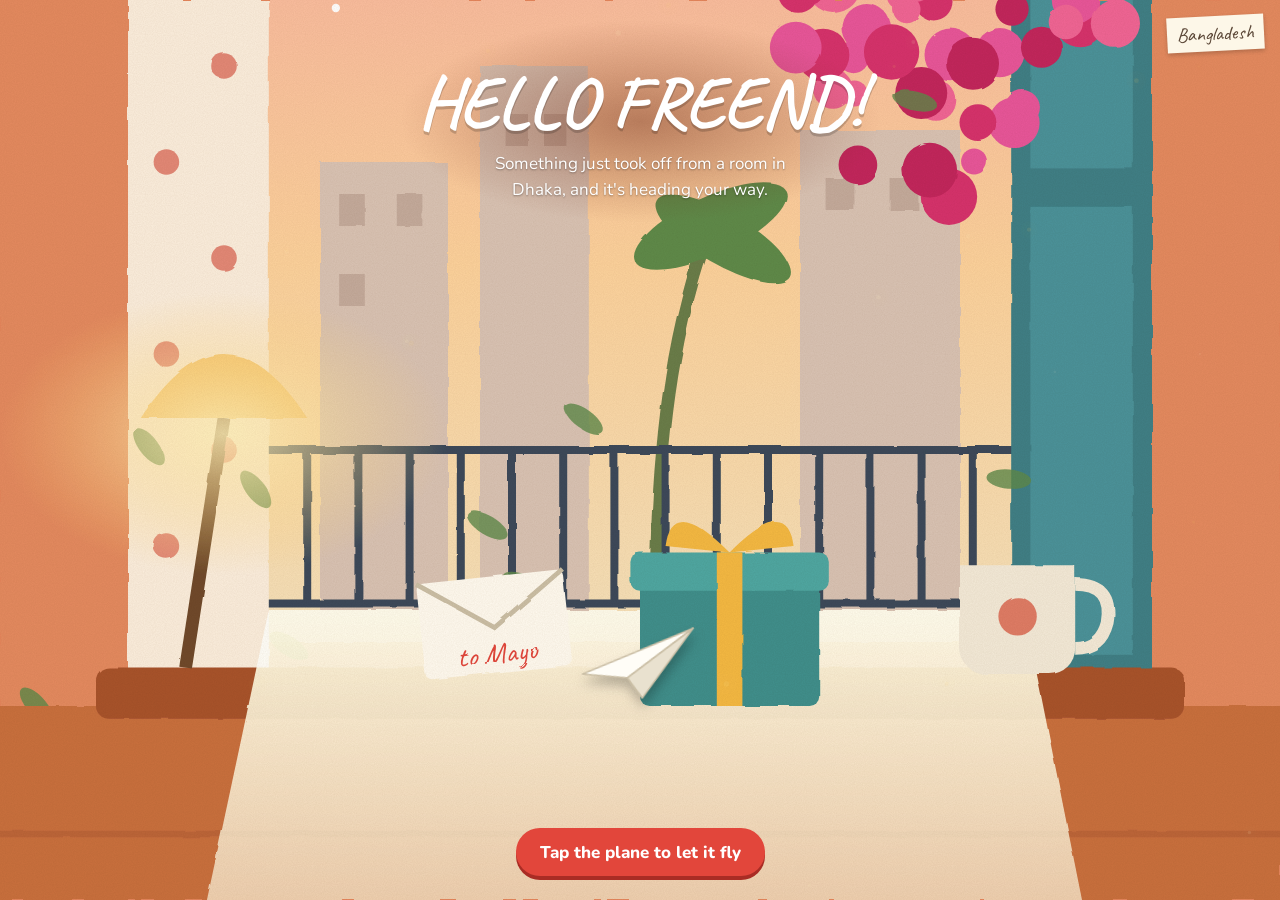
<file: mayo-13th.html>
<!DOCTYPE html>
<html lang="en">
<head>
<meta charset="utf-8">
<meta name="viewport" content="width=device-width, initial-scale=1">
<title>Happy 13th, Mayo!</title>
<link rel="preconnect" href="https://fonts.googleapis.com">
<link rel="preconnect" href="https://fonts.gstatic.com" crossorigin>
<link href="https://fonts.googleapis.com/css2?family=Caveat:wght@500;700&family=Nunito:wght@500;700;800&display=swap" rel="stylesheet">
<style>
/* VOICE: tender, playful, a big brother's handmade card for a 13-year-old artist
   IDEA: a paper plane carrying a note from a room in Dhaka to a room in Sydney
   PICTURE: coloured-pencil rooms, a sky crossing, a cake with 13 candles, a letter
   COLOUR and TYPE: terracotta + teal + cream paper, cherry red accent; Caveat hand lettering + Nunito
   LAYOUT: one scene per screen, phone first, a centred card up to 480px */
:root{color-scheme:light;--paper:#fbf4e6;--ink:#2e2a5c;--red:#e2463b;--teal:#3f8f8c;--terra:#e07b52;--gold:#f4b942}
*{box-sizing:border-box;min-width:0}
html,body{height:100%}
body{margin:0;background:#2b2450;color:var(--ink);font:16px/1.55 Nunito,system-ui,sans-serif;overflow-x:clip;-webkit-tap-highlight-color:transparent}
.scene{position:fixed;inset:0;display:none;flex-direction:column;align-items:center;justify-content:center;padding:max(20px,env(safe-area-inset-top)) 18px 24px;overflow:hidden;text-align:center}
.scene.on{display:flex;animation:fade .7s ease both}
@keyframes fade{from{opacity:0}to{opacity:1}}
.grain::after{content:"";position:absolute;inset:0;pointer-events:none;opacity:.22;mix-blend-mode:multiply;background:url("data:image/svg+xml,%3Csvg xmlns='http://www.w3.org/2000/svg' width='160' height='160'%3E%3Cfilter id='n'%3E%3CfeTurbulence type='fractalNoise' baseFrequency='.9' numOctaves='2'/%3E%3CfeColorMatrix values='0 0 0 0 .3 0 0 0 0 .2 0 0 0 0 .1 0 0 0 .55 0'/%3E%3C/filter%3E%3Crect width='160' height='160' filter='url(%23n)'/%3E%3C/svg%3E")}
.room{position:absolute;inset:0;width:100%;height:100%}
.hand{font-family:Caveat,cursive;font-weight:700;line-height:1.05}
h1{font-size:clamp(46px,13vw,72px);margin:0;color:#fff;text-shadow:0 3px 0 rgba(0,0,0,.18);text-wrap:balance}
.lede{position:relative;z-index:2;color:#fff;font-size:17px;max-width:30ch;margin:10px auto 0;text-shadow:0 1px 2px rgba(0,0,0,.35)}
.top{position:relative;z-index:2;margin-bottom:auto;padding:5vh 18px 20px;border-radius:24px;background:radial-gradient(closest-side,rgba(110,40,20,.45),rgba(110,40,20,0))}
.bottom{position:relative;z-index:2;margin-top:auto;display:flex;flex-direction:column;align-items:center;gap:10px}
.tag{position:absolute;z-index:2;left:16px;bottom:16px;background:#fdf7e8;color:#5a4636;font-family:Caveat;font-size:20px;padding:2px 10px;transform:rotate(-3deg);box-shadow:0 2px 4px rgba(0,0,0,.2)}
button{font:800 17px Nunito,sans-serif;min-height:48px;padding:12px 24px;border:0;border-radius:999px;background:var(--red);color:#fff;cursor:pointer;box-shadow:0 4px 0 #a92c24;transition:transform .1s}
button:active{transform:translateY(3px);box-shadow:0 1px 0 #a92c24}
button.ghost{background:#fff;color:var(--ink);box-shadow:0 4px 0 #c9bfa8}
button:focus-visible,input:focus-visible{outline:3px solid var(--gold);outline-offset:3px}
.plane{position:absolute;z-index:3;width:120px;cursor:pointer;filter:drop-shadow(0 8px 6px rgba(0,0,0,.25))}
#plane0{left:50%;bottom:22%;transform:translateX(-50%) rotate(-8deg);animation:bob 2.4s ease-in-out infinite}
@keyframes bob{50%{transform:translateX(-50%) translateY(-10px) rotate(-4deg)}}
#plane0.go{animation:takeoff 1.2s cubic-bezier(.5,0,.8,.4) forwards}
@keyframes takeoff{to{transform:translate(60vw,-80vh) rotate(-30deg) scale(.5);opacity:.4}}
/* sky */
#sky{background:linear-gradient(#1e2a5e,#3a5d9c 45%,#f2a46f 85%,#f7c88a)}
#sky.morning{background:linear-gradient(#5aa5d6,#9fd0ea 55%,#fde3b5)}
#sky{transition:background 2s}
.cloud{position:absolute;background:#fff;border-radius:50px;opacity:.75;animation:drift linear infinite}
.cloud::before,.cloud::after{content:"";position:absolute;background:inherit;border-radius:50%}
.cloud::before{width:50%;height:150%;left:15%;top:-60%}.cloud::after{width:40%;height:120%;right:12%;top:-40%}
@keyframes drift{from{transform:translateX(110vw)}to{transform:translateX(-130%)}}
#route{position:relative;z-index:2;width:min(92vw,440px);aspect-ratio:1/1}
#route svg{width:100%;height:100%;overflow:visible}
.km{position:relative;z-index:2;color:#fff;font-size:20px;margin-top:6px}
.km b{font-family:Caveat;font-size:38px;font-variant-numeric:tabular-nums}
/* her room */
#room2 .note{position:relative;z-index:4;width:min(90vw,380px);background:var(--paper);border-radius:6px;padding:22px 20px 20px;box-shadow:0 14px 30px rgba(0,0,0,.3);transform:rotate(-1.5deg);margin-top:auto;margin-bottom:6vh;animation:land .8s 1.1s both cubic-bezier(.2,1.4,.5,1)}
@keyframes land{from{opacity:0;transform:translateY(60px) rotate(8deg) scale(.7)}}
.note h2{font-size:36px;margin:0 0 4px}
.note p{margin:0 0 14px;color:#5b5677}
input{width:100%;font:700 18px Nunito;padding:12px 14px;border:2px dashed #b8aed3;border-radius:10px;background:#fff;color:var(--ink);text-transform:uppercase;letter-spacing:.04em;margin-bottom:12px}
.shake{animation:shake .4s}
@keyframes shake{25%{transform:translateX(-8px) rotate(-1.5deg)}75%{transform:translateX(8px) rotate(-1.5deg)}}
.hint{min-height:1.5em;color:#7a7298!important;font-family:Caveat;font-size:21px;color:var(--red);margin-top:8px}
#plane2{left:50%;top:30%;width:90px;animation:arrive 1.2s both ease-out}
@keyframes arrive{from{transform:translate(-60vw,-30vh) rotate(20deg) scale(.4)}to{transform:translate(-50%,0) rotate(-6deg)}}
/* cake + card */
.paper{background:var(--paper)}
.card{position:relative;z-index:2;width:min(94vw,480px);display:flex;flex-direction:column;align-items:center}
.card h1{color:var(--ink);text-shadow:none}
.card h1 em{color:var(--red);font-style:normal}
#cake{width:min(86vw,360px);cursor:pointer;touch-action:manipulation}
.flame{transform-box:fill-box;transform-origin:50% 100%;animation:flick .5s ease-in-out infinite alternate}
.flame.out{animation:none;opacity:0;transition:opacity .25s}
@keyframes flick{to{transform:scaleY(1.15) skewX(4deg)}}
.smoke{opacity:0}
.smoke.puff{animation:puff 1.6s ease-out forwards}
@keyframes puff{0%{opacity:.7;transform:translateY(0)}100%{opacity:0;transform:translateY(-30px)}}
.count{font-family:Caveat;font-size:26px;margin:4px 0 12px;min-height:1.2em}
#fx{position:fixed;inset:0;pointer-events:none;z-index:50}
/* message */
#msg{overflow-y:auto;justify-content:flex-start}
.letter{position:relative;z-index:2;width:min(94vw,460px);background:#fffaf0;border-radius:6px;padding:28px 24px 24px;box-shadow:0 16px 36px rgba(60,40,20,.22);text-align:left;margin:4vh 0 20px;transform:rotate(.6deg)}
.letter h2{font-size:clamp(40px,11vw,54px);margin:0 0 12px;text-align:center}
.letter h2 em{color:var(--red);font-style:normal}
.letter p{font-family:Caveat;font-size:26px;line-height:1.25;margin:0 0 12px}
.sign{font-size:32px!important;color:var(--ink);margin-top:18px!important}
.ps{font-size:22px!important;color:#6b5f8a}
.level{position:relative;z-index:2;width:min(94vw,460px);background:#2e2a5c;color:#fff;border-radius:18px;padding:20px;text-align:left;display:grid;grid-template-columns:96px minmax(0,1fr);gap:16px;align-items:center;margin-bottom:18px;box-shadow:0 10px 24px rgba(0,0,0,.2)}
.level h3{margin:0 0 6px;font:800 19px Nunito;color:var(--gold)}
.level ul{margin:0;padding:0;list-style:none;font-size:15px}
.level li{padding:3px 0}
.level li::before{content:"★ ";color:var(--gold)}
.row{display:flex;flex-wrap:wrap;gap:12px;justify-content:center;position:relative;z-index:2;margin-bottom:28px}
.bob{transform-box:fill-box;transform-origin:50% 100%;animation:bob2 3.2s ease-in-out infinite alternate}
@keyframes bob2{to{transform:translateY(-14px) rotate(3deg)}}
.tw{animation:tw 1.4s ease-in-out infinite alternate}
@keyframes tw{to{opacity:.3}}
.glow{animation:glow 1.2s ease-in-out infinite alternate}
@keyframes glow{to{opacity:.55}}
.bird{animation:birdfly 14s linear infinite}
@keyframes birdfly{from{transform:translateX(-60px)}to{transform:translateX(320px)}}
.deco{position:absolute;z-index:1;pointer-events:none}
.star{position:absolute;width:3px;height:3px;border-radius:50%;background:#fff;transition:opacity 2s}
#sky.morning .star{opacity:0!important}
.moon{position:absolute;right:12%;top:9%;width:54px;height:54px;border-radius:50%;background:radial-gradient(circle at 35% 35%,#fffbe8,#f3e3a8);box-shadow:0 0 40px 10px rgba(255,240,190,.35);transition:opacity 2s,transform 2s}
#sky.morning .moon{opacity:0;transform:translateY(-40px)}
.sun{position:absolute;left:10%;bottom:-90px;width:110px;height:110px;border-radius:50%;background:radial-gradient(#fff3c0,#ffc65a 60%,#ffa940);box-shadow:0 0 80px 30px rgba(255,200,90,.45);transition:bottom 2.4s ease-out}
#sky.morning .sun{bottom:8%}
.trail{animation:trail 1.1s ease-out forwards}
@keyframes trail{to{opacity:0;transform:scale(.2)}}
.doodles{background-image:url("data:image/svg+xml,%3Csvg xmlns='http://www.w3.org/2000/svg' width='220' height='220'%3E%3Cg fill='none' stroke-width='2.2' stroke-linecap='round' stroke-linejoin='round' opacity='.55'%3E%3Cpath d='M30 40 l4 9 10 1 -8 6 3 10 -9-6 -9 6 3-10 -8-6 10-1z' stroke='%23f4b942'/%3E%3Cpath d='M160 50 c-6-10-20-4-14 6 l14 13 14-13 c6-10-8-16-14-6z' stroke='%23e2463b'/%3E%3Cpath d='M120 150 l40-12 -24 16z M136 154 l4 10' stroke='%232e2a5c'/%3E%3Ccircle cx='60' cy='160' r='5' stroke='%233f8f8c'/%3E%3Cpath d='M190 170 q6-8 12 0 q6 8 12 0' stroke='%238e5bc7'/%3E%3Cpath d='M90 95 v10 M85 100 h10' stroke='%23e07b52'/%3E%3C/g%3E%3C/svg%3E")}
#gallery{overflow-y:auto;justify-content:flex-start;background:#3a3466}
#gallery h2{font-size:clamp(42px,12vw,58px);margin:4vh 0 4px;color:#fff;position:relative;z-index:2}
#gallery .sub{color:#e9e4ff;font-size:17px;max-width:32ch;margin:0 auto 20px;position:relative;z-index:2}
.wall{position:relative;z-index:2;width:min(94vw,520px);display:grid;grid-template-columns:repeat(2,minmax(0,1fr));gap:26px 16px;margin-bottom:24px;align-items:start}
.fr{margin:0;transform:rotate(var(--r));animation:hang .7s var(--d) both cubic-bezier(.2,1.5,.5,1)}
@keyframes hang{from{opacity:0;transform:translateY(-40px) rotate(calc(var(--r)*3))}}
.frb{display:block;width:100%;padding:8px;background:#fffaf0;border-radius:3px;box-shadow:0 0 0 6px #c8925a,0 10px 18px rgba(0,0,0,.35);min-height:0}
.frb:active{transform:scale(.97);box-shadow:0 0 0 6px #c8925a}
.frb img{display:block;width:100%;height:auto;border-radius:2px}
.fr figcaption{font-family:Caveat;font-size:21px;color:#fff;margin-top:12px;line-height:1.1}
.fr::before{content:"";position:absolute;left:50%;top:-16px;width:46px;height:18px;margin-left:-23px;background:rgba(244,185,66,.75);transform:rotate(-4deg);z-index:3}
.fr{position:relative}
#lb{position:fixed;inset:0;z-index:60;background:rgba(20,16,40,.88);display:none;align-items:center;justify-content:center;padding:20px}
#lb.on{display:flex;animation:fade .3s both}
#lb img{max-width:100%;max-height:86vh;border:10px solid #fffaf0;border-radius:4px;box-shadow:0 20px 40px rgba(0,0,0,.5)}
/* ---- polish ---- */
.scene.on{animation:sceneIn .9s cubic-bezier(.2,.8,.2,1) both}
@keyframes sceneIn{from{opacity:0;transform:scale(1.035)}}
.wd,h1 em{display:inline-block;white-space:nowrap}
.ch{display:inline-block;animation:chIn .7s both cubic-bezier(.2,1.7,.4,1),wave 3.2s ease-in-out infinite}
@keyframes chIn{from{opacity:0;transform:translateY(30px) rotate(-12deg) scale(.6)}}
@keyframes wave{50%{transform:translateY(-4px)}}
#amb{position:fixed;inset:0;pointer-events:none;z-index:45}
.beam{animation:beam 5s ease-in-out infinite alternate;mix-blend-mode:screen}
@keyframes beam{from{opacity:.18}to{opacity:.42}}
.pulse{transform-box:fill-box;transform-origin:center;animation:pulse 2s ease-out infinite}
@keyframes pulse{from{transform:scale(1);opacity:.8}to{transform:scale(3.4);opacity:0}}
.shoot{position:absolute;top:12%;left:-20%;width:120px;height:2px;background:linear-gradient(90deg,transparent,#fff);border-radius:2px;transform:rotate(18deg);animation:shoot 4.5s 1s ease-in infinite;opacity:0}
@keyframes shoot{0%{opacity:0;transform:translate(0,0) rotate(18deg)}6%{opacity:1}22%{opacity:0;transform:translate(110vw,36vw) rotate(18deg)}100%{opacity:0;transform:translate(110vw,36vw) rotate(18deg)}}
#sky.morning .shoot{display:none}
.halo{transition:opacity .4s}.halo.out{opacity:0}
.rise{position:fixed;bottom:-140px;width:46px;height:58px;border-radius:50% 50% 47% 53%/58% 58% 42% 42%;z-index:44;pointer-events:none;animation:rise linear forwards;box-shadow:inset -6px -8px 0 rgba(0,0,0,.12)}
.rise::before{content:"";position:absolute;left:10px;top:10px;width:10px;height:16px;border-radius:50%;background:rgba(255,255,255,.5)}
.rise::after{content:"";position:absolute;left:50%;top:100%;width:1px;height:70px;background:rgba(80,70,110,.6)}
@keyframes rise{to{transform:translate(var(--dx),-130vh) rotate(var(--rot))}}
.memory{position:relative;z-index:2;width:min(86vw,400px);margin:10px auto 30px;perspective:900px}
.fr.solo{animation:openCard 1.2s var(--d) both cubic-bezier(.2,1.2,.4,1)}
@keyframes openCard{0%{opacity:0;transform:rotateX(80deg) translateY(-40px) scale(.8)}60%{opacity:1}100%{transform:rotate(var(--r))}}
.fr.solo figcaption{font-size:26px;margin-top:18px}
.spark-ring{position:absolute;inset:-30px;border-radius:50%;background:radial-gradient(closest-side,rgba(255,214,120,.45),rgba(255,214,120,0));animation:glow 2.2s ease-in-out infinite alternate}
.on .letter>*{animation:write .9s both ease-out}
.on .letter>*:nth-child(1){animation-delay:.3s}.on .letter>*:nth-child(2){animation-delay:1s}.on .letter>*:nth-child(3){animation-delay:1.9s}.on .letter>*:nth-child(4){animation-delay:2.8s}.on .letter>*:nth-child(5){animation-delay:3.6s}
@keyframes write{from{opacity:0;transform:translateY(10px);filter:blur(3px)}}
.on .level{animation:write .9s 4.4s both}.on #msg .row,#msg.on .row{animation:write .9s 4.8s both}
.heart path{stroke-dasharray:120;stroke-dashoffset:120}
.on .heart path{animation:drawH 1.4s 4s forwards ease-out}
@keyframes drawH{to{stroke-dashoffset:0}}
#gallery{background:radial-gradient(circle at 50% 40%,#4a4384,#2b2552 70%)!important}
@media(prefers-reduced-motion:reduce){*,*::before,*::after{animation-duration:.01ms!important;animation-iteration-count:1!important;transition:none!important}}
</style>
</head>
<body>

<svg width="0" height="0" style="position:absolute" aria-hidden="true">
  <defs>
    <filter id="pencil"><feTurbulence type="fractalNoise" baseFrequency=".035" numOctaves="2" seed="4"/><feDisplacementMap in="SourceGraphic" scale="3"/></filter>
    <symbol id="planeS" viewBox="0 0 120 70">
      <path d="M2 34 L118 4 L46 44 Z" fill="#fffdf7" stroke="#cbbfa6" stroke-width="1.5" stroke-linejoin="round"/>
      <path d="M46 44 L118 4 L58 66 Z" fill="#e9e1cf" stroke="#cbbfa6" stroke-width="1.5" stroke-linejoin="round"/>
      <path d="M46 44 L52 56 L58 66" fill="none" stroke="#cbbfa6" stroke-width="1.5"/>
    </symbol>
  </defs>
</svg>

<!-- 1 · Dhaka room -->
<section class="scene grain on" id="home" style="background:#e5865c">
  <svg class="room" viewBox="0 0 400 700" preserveAspectRatio="xMidYMid slice" filter="url(#pencil)" aria-hidden="true">
    <rect width="400" height="700" fill="#e48a5f"/>
    <rect x="70" y="120" width="260" height="290" rx="6" fill="#f6b88a"/>
    <rect x="80" y="130" width="240" height="270" fill="url(#dusk)"/>
    <defs><linearGradient id="dusk" x1="0" y1="0" x2="0" y2="1"><stop offset="0" stop-color="#f7a9a0"/><stop offset=".6" stop-color="#fcd29c"/><stop offset="1" stop-color="#f6e0b8"/></linearGradient></defs>
    <circle cx="132" cy="168" r="13" fill="#fff6dc"/><circle cx="138" cy="164" r="11" fill="#f9c2a8"/>
    <g id="stars1"></g>
    <g class="bird"><path d="M90 190 q5 -6 10 0 q5 -6 10 0" stroke="#7a4b55" stroke-width="2" fill="none"/><path d="M120 205 q4 -5 8 0 q4 -5 8 0" stroke="#7a4b55" stroke-width="2" fill="none"/></g>
    <g fill="#d9c3b4"><rect x="100" y="260" width="40" height="140"/><rect x="150" y="230" width="34" height="170"/><rect x="250" y="250" width="50" height="150"/></g>
    <g fill="#c4ab9c"><rect x="106" y="270" width="8" height="10"/><rect x="124" y="270" width="8" height="10"/><rect x="106" y="295" width="8" height="10"/><rect x="158" y="245" width="7" height="10"/><rect x="170" y="245" width="7" height="10"/><rect x="258" y="265" width="9" height="10"/><rect x="278" y="265" width="9" height="10"/></g>
    <path d="M205 400 C205 330 215 300 222 280" stroke="#6b7d4a" stroke-width="4" fill="none"/>
    <g fill="#5f8a4a"><ellipse cx="222" cy="280" rx="26" ry="9" transform="rotate(-25 222 280)"/><ellipse cx="226" cy="284" rx="24" ry="8" transform="rotate(30 226 284)"/></g>
    <g stroke="#3c4a5a" stroke-width="2.5"><line x1="80" y1="350" x2="320" y2="350"/><line x1="80" y1="398" x2="320" y2="398"/><g id="rail"><line x1="96" y1="350" x2="96" y2="398"/></g></g>
    <g stroke="#3c4a5a" stroke-width="2.5" id="rails"></g>
    <rect x="40" y="110" width="44" height="320" fill="#fbeedd"/><g fill="#d95d4b" opacity=".7"><circle cx="52" cy="140" r="4"/><circle cx="70" cy="170" r="4"/><circle cx="52" cy="200" r="4"/><circle cx="70" cy="230" r="4"/><circle cx="52" cy="260" r="4"/><circle cx="70" cy="290" r="4"/><circle cx="52" cy="320" r="4"/><circle cx="70" cy="350" r="4"/><circle cx="52" cy="380" r="4"/></g>
    <rect x="316" y="110" width="44" height="320" fill="#3f7f86"/><rect x="322" y="122" width="32" height="140" fill="#4b929a"/><rect x="322" y="274" width="32" height="140" fill="#4b929a"/>
    <g id="bougain"></g>
    <rect x="0" y="430" width="400" height="270" fill="#c96f3e"/>
    <g stroke="#b45f33" stroke-width="2" opacity=".6"><line x1="0" y1="470" x2="400" y2="470"/><line x1="0" y1="520" x2="400" y2="520"/><line x1="0" y1="580" x2="400" y2="580"/><line x1="0" y1="650" x2="400" y2="650"/></g>
    <rect x="30" y="418" width="340" height="16" rx="4" fill="#a8532c"/>
    <path d="M40 418 L60 330 L100 330 L120 418" fill="#d79a46" opacity=".0"/>
    <line x1="58" y1="418" x2="70" y2="340" stroke="#6f4a2a" stroke-width="4"/>
    <path d="M44 340 Q70 300 96 340 Z" fill="#f6c46a"/><ellipse cx="70" cy="345" rx="70" ry="44" fill="url(#lampG)" class="glow"/><defs><radialGradient id="lampG"><stop offset="0" stop-color="#fff0b8" stop-opacity=".85"/><stop offset="1" stop-color="#ffd27a" stop-opacity="0"/></radialGradient><linearGradient id="beamG" x1="0" y1="0" x2="0" y2="1"><stop offset="0" stop-color="#fff6d8"/><stop offset="1" stop-color="#fff6d8" stop-opacity="0"/></linearGradient></defs><path class="beam" d="M84 400 L320 400 L380 700 L20 700 Z" fill="url(#beamG)"/>
    <g transform="translate(200 378)"><rect x="0" y="12" width="56" height="40" rx="3" fill="#3f8f8c"/><rect x="-3" y="4" width="62" height="12" rx="3" fill="#4fa7a2"/><rect x="24" y="4" width="8" height="48" fill="#f4b942"/><path d="M28 4 q-18 -18 -20 -2 z M28 4 q18 -18 20 -2 z" fill="#f4b942"/></g>
    <g transform="translate(130 392) rotate(-6)"><rect width="46" height="30" rx="2" fill="#fffaf0"/><path d="M0 0 l23 16 l23 -16" stroke="#cbbfa6" stroke-width="1.5" fill="none"/><text x="23" y="27" text-anchor="middle" font-family="Caveat" font-size="9" fill="#e2463b">to Mayo</text></g>
    <g id="lights1"></g>
    <g transform="translate(300 386)"><path d="M0 0 h36 v26 a8 8 0 0 1 -8 8 h-20 a8 8 0 0 1 -8 -8 z" fill="#f3ead8"/><circle cx="18" cy="16" r="6" fill="#d9573f" opacity=".75"/><path d="M36 6 q12 0 10 12 q-2 8 -10 8" stroke="#f3ead8" stroke-width="4" fill="none"/></g>
  </svg>
  <div class="top">
    <h1 class="hand" id="hello">HELLO FREEND!</h1>
    <p class="lede">Something just took off from a room in Dhaka, and it's heading your way.</p>
  </div>
  <svg class="plane" id="plane0" viewBox="0 0 120 70" role="button" tabindex="0" aria-label="Tap the paper plane to send it flying"><use href="#planeS"/></svg>
  <div class="bottom"><button id="fly">Tap the plane to let it fly</button></div>
  <span class="tag" style="left:auto;right:16px;top:16px;bottom:auto">Bangladesh</span>
</section>

<!-- 2 · the flight -->
<section class="scene" id="sky">
  <div id="starsF"></div><div class="shoot"></div><div class="moon"></div><div class="sun"></div>
  <div class="cloud" style="width:140px;height:34px;top:14%;animation-duration:16s"></div>
  <div class="cloud" style="width:90px;height:24px;top:62%;animation-duration:11s;animation-delay:-4s"></div>
  <div class="cloud" style="width:180px;height:40px;top:82%;animation-duration:20s;animation-delay:-9s"></div>
  <div id="route">
    <svg viewBox="0 0 400 400" aria-label="Paper plane flying from Dhaka to Sydney">
      <path id="arc" d="M70 80 C 140 120, 330 140, 320 330" fill="none" stroke="#fff" stroke-width="3" stroke-dasharray="2 10" stroke-linecap="round" opacity=".8"/>
      <circle class="pulse" cx="70" cy="80" r="8" fill="#e2463b"/><circle cx="70" cy="80" r="8" fill="#e2463b" stroke="#fff" stroke-width="3"/>
      <circle class="pulse" cx="320" cy="330" r="8" fill="#7ee0d0"/><circle cx="320" cy="330" r="8" fill="#3f8f8c" stroke="#fff" stroke-width="3"/>
      <text x="70" y="58" text-anchor="middle" fill="#fff" font-family="Caveat" font-size="28" font-weight="700">Dhaka</text>
      <text x="320" y="370" text-anchor="middle" fill="#fff" font-family="Caveat" font-size="28" font-weight="700">Sydney</text>
      <g id="trailG"></g><g id="flyer"><use href="#planeS" x="-30" y="-18" width="60" height="35"/></g>
    </svg>
  </div>
  <p class="km"><b id="km">0</b> km to go… <span id="kmNote"></span></p>
</section>

<!-- 3 · Sydney room + magic words -->
<section class="scene grain" id="room2" style="background:#4b9590">
  <svg class="room" viewBox="0 0 400 700" preserveAspectRatio="xMidYMid slice" filter="url(#pencil)" aria-hidden="true">
    <rect width="400" height="700" fill="#4f9893"/>
    <rect x="40" y="100" width="220" height="260" rx="4" fill="#f5efe0"/>
    <rect x="52" y="112" width="196" height="236" fill="#9cc6e8"/>
    <rect x="52" y="270" width="196" height="78" fill="#7aa66a"/>
    <path d="M60 348 C 70 260, 90 200, 130 150" stroke="#c9b9a2" stroke-width="10" fill="none"/>
    <g id="leaves"></g>
    <rect x="148" y="112" width="4" height="236" fill="#f5efe0"/><rect x="52" y="226" width="196" height="4" fill="#f5efe0"/>
    <g id="bunting"></g>
    <circle cx="225" cy="140" r="16" fill="#fff4c2" opacity=".9"/>
    <g class="bird"><path d="M70 150 q5 -6 10 0 q5 -6 10 0" stroke="#45625a" stroke-width="2" fill="none"/></g>
    <defs><linearGradient id="beamG2" x1="0" y1="0" x2="1" y2="1"><stop offset="0" stop-color="#fffbe6"/><stop offset="1" stop-color="#fffbe6" stop-opacity="0"/></linearGradient></defs><path class="beam" d="M52 348 L248 348 L400 700 L120 700 Z" fill="url(#beamG2)"/><g id="balloons2"></g><g id="lights2"></g>
    <rect x="290" y="150" width="70" height="56" fill="#f8efd9" transform="rotate(4 325 178)"/><circle cx="318" cy="182" r="12" fill="#f4b942"/><path d="M296 200 l20-16 l14 10 l20-18 v28z" fill="#6aa36a" transform="rotate(4 325 178)"/>
    <rect x="296" y="226" width="56" height="70" fill="#f8efd9" transform="rotate(-5 324 261)"/><g fill="#e8b23c"><circle cx="315" cy="250" r="5"/><circle cx="330" cy="262" r="5"/><circle cx="320" cy="276" r="5"/></g>
    <rect x="0" y="420" width="400" height="280" fill="#d89a52"/>
    <g stroke="#c4863f" stroke-width="2" opacity=".6"><line x1="0" y1="470" x2="400" y2="470"/><line x1="0" y1="540" x2="400" y2="540"/><line x1="0" y1="620" x2="400" y2="620"/></g>
    <g transform="translate(300 360)"><g id="pencils"></g><path d="M0 20 h64 l-6 60 h-52 z" fill="#efe6d4"/><g fill="#3f6fa0" opacity=".7"><circle cx="16" cy="40" r="3"/><circle cx="34" cy="52" r="3"/><circle cx="50" cy="38" r="3"/><circle cx="24" cy="66" r="3"/><circle cx="46" cy="64" r="3"/></g></g>
    <g transform="translate(196 296) rotate(8) scale(.62)">
      <rect width="66" height="104" rx="10" fill="#e2463b"/><rect x="8" y="8" width="50" height="38" rx="3" fill="#1a1838"/>
      <rect x="8" y="8" width="50" height="38" rx="3" fill="#7ee0d0" class="glow" opacity=".9"/>
      <g fill="#1a1838"><rect x="18" y="30" width="6" height="6"/><rect x="24" y="24" width="6" height="6"/><rect x="38" y="20" width="6" height="6"/><rect x="44" y="26" width="6" height="6"/></g>
      <rect x="12" y="64" width="18" height="6" rx="2" fill="#2e2a5c"/><rect x="18" y="58" width="6" height="18" rx="2" fill="#2e2a5c"/>
      <circle cx="46" cy="62" r="5" fill="#fbf4e6"/><circle cx="54" cy="72" r="5" fill="#fbf4e6"/>
    </g>
    <g transform="translate(26 580) rotate(-12)"><rect width="110" height="80" rx="3" fill="#fff"/><g fill="#555"><circle cx="10" cy="-2" r="3"/><circle cx="26" cy="-2" r="3"/><circle cx="42" cy="-2" r="3"/><circle cx="58" cy="-2" r="3"/><circle cx="74" cy="-2" r="3"/><circle cx="90" cy="-2" r="3"/></g><path d="M18 60 C 30 30, 50 30, 60 50 S 90 40, 96 20" stroke="#3f8f8c" stroke-width="3" fill="none"/><g fill="#f4b942"><circle cx="40" cy="40" r="5"/><circle cx="70" cy="34" r="5"/></g></g>
  </svg>
  <svg class="plane" id="plane2" viewBox="0 0 120 70" aria-hidden="true"><use href="#planeS"/></svg>
  <div class="note" id="magic">
    <h2 class="hand">A plane just landed for you…</h2>
    <p>It's from your freeend. He says: <b>HELLO FREEND!</b></p>
    <button id="unfold" type="button">WISIMITTI BOLTURE!</button>
    <div class="hint">tap to unfold it</div>
  </div>
  <span class="tag" style="left:auto;right:16px;top:16px;bottom:auto">Australia</span>
</section>

<!-- 4 · candles -->
<section class="scene grain paper" id="cakeScene">
  <svg class="deco" style="top:0;left:0;width:100%;height:70px" viewBox="0 0 400 70" preserveAspectRatio="xMidYMin slice" id="bunt3"></svg>
  <svg class="deco" style="left:-10px;top:56%;width:80px;height:220px" viewBox="0 0 96 260" id="bl3"></svg>
  <svg class="deco" style="right:-10px;top:50%;width:80px;height:220px" viewBox="0 0 96 260" id="br3"></svg>
  <div class="card">
    <h1 class="hand">Happy <span style="white-space:nowrap"><em>13th</em>,</span> Mayo!</h1>
    <p class="count" id="count" aria-live="polite">Make a wish first…</p>
    <svg id="cake" viewBox="0 0 300 250" role="button" tabindex="0" aria-label="Cake with 13 candles. Tap to blow them out.">
      <ellipse cx="150" cy="232" rx="135" ry="12" fill="#d8ccb3"/>
      <rect x="40" y="150" width="220" height="80" rx="10" fill="#f7a8b8"/>
      <path d="M40 162 q14 18 28 0 q14 18 28 0 q14 18 28 0 q14 18 28 0 q14 18 28 0 q14 18 28 0 q14 18 28 0 q14 18 24 0 v-6 h-220z" fill="#fff4f0"/>
      <g fill="#e2463b"><circle cx="70" cy="200" r="5"/><circle cx="110" cy="210" r="5"/><circle cx="150" cy="198" r="5"/><circle cx="190" cy="210" r="5"/><circle cx="230" cy="200" r="5"/></g>
      <rect x="66" y="100" width="168" height="56" rx="8" fill="#ffd27a"/>
      <path d="M66 110 q12 14 24 0 q12 14 24 0 q12 14 24 0 q12 14 24 0 q12 14 24 0 q12 14 24 0 q12 14 24 0 v-6 h-168z" fill="#fffaf0"/>
      <defs><radialGradient id="fg"><stop offset="0" stop-color="#ffdf80" stop-opacity=".9"/><stop offset="1" stop-color="#ffb627" stop-opacity="0"/></radialGradient></defs><g id="candles"></g>
    </svg>
    <div class="row" style="margin:16px 0 0">
      <button id="blow">Blow!</button>
    </div>
  </div>
</section>

<!-- 4b · gallery -->
<section class="scene doodles" id="gallery">
  <h2 class="hand">Remember this?</h2>
  <p class="sub">You made this for my birthday. I still have it.</p>
  <div class="memory">
    <div class="spark-ring" aria-hidden="true"></div>
    <figure class="fr solo" style="--r:-2deg;--d:.2s"><button class="frb" type="button" aria-label="See it bigger: the pop-up cake card"><img src="[data-uri]" alt="The pop-up cake card Mayo made"></button><figcaption>The pop-up cake. “Let’s play Roblox!”</figcaption></figure>
  </div>
  <div class="row"><button id="toMsg">Read my letter</button></div>
</section>
<div id="lb" role="dialog" aria-label="Card, bigger"><img id="lbImg" alt="Birthday card Mayo drew"></div>

<!-- 5 · message -->
<section class="scene grain doodles" id="msg" style="background-color:#f2e3c9">
  <div class="letter">
    <h2 class="hand">Happy <em>13th</em>, Mayo!</h2>
    <p>I wish I could be there when you blow out the candles. Save me a slice?</p>
    <p>Last year we celebrated together. This year you're 9,077 km away, but you're still the first person I thought of today. We all miss you here.</p>
    <p>Keep making your beautiful art. Never think you are bad at something. You are better than you know.</p>
    <p class="sign">Love, your freeend <svg class="heart" width="34" height="30" viewBox="0 0 34 30" aria-hidden="true" style="vertical-align:-4px"><path d="M17 27 C5 18 2 12 4 7 C6 2 13 1 17 8 C21 1 28 2 30 7 C32 12 29 18 17 27Z" fill="none" stroke="#e2463b" stroke-width="2.6" stroke-linecap="round"/></svg></p>
  </div>
  <div class="level">
    <svg viewBox="0 0 96 130" aria-hidden="true">
      <rect x="6" y="4" width="84" height="122" rx="12" fill="#e2463b"/>
      <rect x="16" y="14" width="64" height="50" rx="4" fill="#1a1838"/>
      <g fill="#f4b942"><rect x="30" y="26" width="6" height="6"/><rect x="36" y="32" width="6" height="6"/><rect x="42" y="38" width="6" height="6"/><rect x="48" y="32" width="6" height="6"/><rect x="54" y="26" width="6" height="6"/></g>
      <text x="48" y="58" text-anchor="middle" fill="#7ee0d0" font-family="Nunito" font-weight="800" font-size="9">LV 13</text>
      <rect x="20" y="86" width="22" height="7" rx="2" fill="#2e2a5c"/><rect x="27.5" y="78.5" width="7" height="22" rx="2" fill="#2e2a5c"/>
      <circle cx="66" cy="84" r="6" fill="#fbf4e6"/><circle cx="78" cy="94" r="6" fill="#fbf4e6"/>
      <rect x="34" y="112" width="12" height="4" rx="2" fill="#a92c24"/><rect x="52" y="112" width="12" height="4" rx="2" fill="#a92c24"/>
    </svg>
    <div>
      <h3>Player Mayo reached Level 13!</h3>
      <ul>
        <li>Best Artist in the family</li>
        <li>World's best freeend</li>
        <li>Survived 13 whole years of me</li>
        <li>Too far away? Not a chance</li>
      </ul>
    </div>
  </div>
  <div class="row">
    <button id="again">Watch it again</button>
  </div>
</section>

<canvas id="amb"></canvas>
<canvas id="fx"></canvas>

<script>
{
  const $ = id => document.getElementById(id);
  const NS = 'http://www.w3.org/2000/svg';
  const reduce = matchMedia('(prefers-reduced-motion: reduce)').matches;
  const show = id => { document.querySelectorAll('.scene').forEach(s => s.classList.toggle('on', s.id === id)); document.querySelectorAll('.rise').forEach(b => { b.style.transition = 'opacity .5s'; b.style.opacity = 0; setTimeout(() => b.remove(), 600); }); };
  const el = (tag, attrs, parent) => { const n = document.createElementNS(NS, tag); for (const k in attrs) n.setAttribute(k, attrs[k]); parent && parent.appendChild(n); return n; };

  /* --- scenery details --- */
  const rails = $('rails'); for (let x = 112; x < 320; x += 16) el('line', {x1:x, y1:350, x2:x, y2:398}, rails);
  const bg = $('bougain'); const pinks = ['#d6336c','#e8579a','#c2255c','#f06595'];
  for (let i = 0; i < 70; i++) { const a = Math.random() * Math.PI, r = 20 + Math.random() * 60; el('circle', {cx: 300 + Math.cos(a) * r * .8, cy: 150 + Math.sin(a) * r * 1.6, r: 4 + Math.random() * 5, fill: pinks[i % 4]}, bg); }
  for (let i = 0; i < 30; i++) el('ellipse', {cx: 290 + Math.random() * 60, cy: 130 + Math.random() * 200, rx: 7, ry: 3, fill: '#5f8a4a', transform: `rotate(${Math.random()*180} 0 0)`, opacity: .8}, bg);
  const lv = $('leaves'); for (let i = 0; i < 60; i++) { const x = 70 + Math.random() * 170, y = 120 + Math.random() * 140; el('ellipse', {cx: x, cy: y, rx: 11, ry: 3.5, fill: i % 3 ? '#6f9a5c' : '#88b06e', transform: `rotate(${60 + Math.random()*50} ${x} ${y})`}, lv); }
  const bt = $('bunting'); const flags = ['#e2463b','#f4b942','#fbf4e6','#e07b52','#f4b942','#e2463b'];
  el('path', {d: 'M250 60 Q 320 90 400 70', stroke: '#2e2a5c', 'stroke-width': 1.5, fill: 'none'}, bt);
  flags.forEach((c, i) => { const x = 258 + i * 24, y = 66 + Math.sin((i + .5) / 6 * Math.PI) * 12; el('path', {d: `M${x} ${y} l18 2 l-10 22 z`, fill: c}, bt); });
  const pc = $('pencils'); ['#e2463b','#f4b942','#3f8f8c','#2e6fbf','#8e5bc7','#e07b52','#6aa36a'].forEach((c, i) => { el('rect', {x: 6 + i * 8, y: -10 - (i % 3) * 8, width: 6, height: 40, fill: c}, pc); el('path', {d: `M${6 + i*8} ${-10 - (i%3)*8} l3 -8 l3 8z`, fill: '#f3d7a8'}, pc); });

  /* --- extra props --- */
  const balloon = (g, x, y, c, len, d) => { const b = el('g', {class: 'bob'}, g); b.style.animationDelay = d + 's';
    el('path', {d: `M${x} ${y+26} q-8 ${len/3} 4 ${len/1.6} t-4 ${len/2.5}`, stroke: '#7a7298', 'stroke-width': 1.3, fill: 'none'}, b);
    el('ellipse', {cx: x, cy: y, rx: 19, ry: 24, fill: c}, b); el('ellipse', {cx: x - 7, cy: y - 9, rx: 5, ry: 8, fill: '#fff', opacity: .45}, b);
    el('path', {d: `M${x-4} ${y+27} l4 -5 l4 5z`, fill: c}, b); };
  const lights = (g, y0, sag) => { el('path', {d: `M-10 ${y0} Q200 ${y0 + sag * 2} 410 ${y0}`, stroke: '#3a2f2a', 'stroke-width': 1.5, fill: 'none'}, g);
    const cs = ['#ffd36b','#ff8a7a','#9fe6c8','#ffd36b','#b9a6ff'];
    for (let i = 1; i < 18; i++) { const t = i / 18, x = -10 + 420 * t, y = (1-t)*(1-t)*y0 + 2*t*(1-t)*(y0 + sag*2) + t*t*y0;
      el('circle', {cx: x, cy: y + 8, r: 9, fill: cs[i % 5], opacity: .25, class: 'tw', style: `animation-delay:${-i*.37}s`}, g);
      el('circle', {cx: x, cy: y + 7, r: 4, fill: cs[i % 5], class: 'tw', style: `animation-delay:${-i*.37}s`}, g); } };
  const s1 = $('stars1'); for (let i = 0; i < 12; i++) el('circle', {cx: 90 + Math.random() * 220, cy: 140 + Math.random() * 80, r: 1.3, fill: '#fff', class: 'tw', style: `animation-delay:${-Math.random()*2}s`}, s1);
  lights($('lights1'), 20, 26); lights($('lights2'), 14, 20);
  [[300, 330, '#e2463b', 70, 0], [336, 300, '#f4b942', 90, -.8], [372, 335, '#8e5bc7', 60, -1.6]].forEach(a => balloon($('balloons2'), ...a));
  const sf = $('starsF'); for (let i = 0; i < 50; i++) { const d = document.createElement('i'); d.className = 'star tw'; d.style.cssText = `left:${Math.random()*100}%;top:${Math.random()*55}%;animation-delay:${-Math.random()*2}s;opacity:${.4 + Math.random()*.6}`; sf.appendChild(d); }
  [['bl3', [[34, 40, '#f7a8b8', 150, 0], [66, 80, '#3f8f8c', 130, -1]]], ['br3', [[30, 60, '#f4b942', 140, -.5], [64, 30, '#e2463b', 170, -1.4]]]].forEach(([id, bs]) => bs.forEach(a => balloon($(id), ...a)));
  { const g = $('bunt3'); el('path', {d: 'M0 8 Q100 34 200 12 T400 10', stroke: '#2e2a5c', 'stroke-width': 1.5, fill: 'none'}, g);
    const fc3 = ['#e2463b','#f4b942','#3f8f8c','#f7a8b8','#8e5bc7'];
    for (let i = 0; i < 16; i++) { const x = 8 + i * 25, y = 14 + Math.sin(i / 16 * Math.PI * 2) * 6 + (i < 8 ? 6 : 0); el('path', {d: `M${x} ${y} l20 0 l-10 22z`, fill: fc3[i % 5]}, g); } }

  /* --- scene 1: take off --- */
  let flying = false;
  const takeOff = () => { if (flying) return; flying = true; $('plane0').classList.add('go'); setTimeout(startFlight, reduce ? 50 : 1100); };
  $('fly').onclick = takeOff; $('plane0').onclick = takeOff;
  $('plane0').onkeydown = e => { if (e.key === 'Enter' || e.key === ' ') { e.preventDefault(); takeOff(); } };

  /* --- scene 2: flight --- */
  const KM = 9077;
  function startFlight() {
    show('sky'); $('sky').classList.remove('morning');
    const arc = $('arc'), len = arc.getTotalLength(), flyer = $('flyer'), dur = reduce ? 300 : 5200;
    const notes = [[.25, 'over the Bay of Bengal'], [.55, 'across the equator'], [.8, 'nearly there!']];
    let t0 = null;
    const step = ts => {
      t0 ??= ts; const p = Math.min(1, (ts - t0) / dur), e = p < .5 ? 2 * p * p : 1 - (-2 * p + 2) ** 2 / 2;
      const pt = arc.getPointAtLength(e * len), pt2 = arc.getPointAtLength(Math.min(len, e * len + 1));
      const ang = Math.atan2(pt2.y - pt.y, pt2.x - pt.x) * 180 / Math.PI;
      flyer.setAttribute('transform', `translate(${pt.x} ${pt.y}) rotate(${ang})`);
      if (!reduce && Math.random() < .5) { const c = el('circle', {cx: pt.x - 20, cy: pt.y + (Math.random() - .5) * 8, r: 2 + Math.random() * 2.5, fill: ['#fff','#ffd36b','#f7a8b8'][Math.floor(Math.random()*3)], class: 'trail', style: 'transform-box:fill-box;transform-origin:center'}, $('trailG')); setTimeout(() => c.remove(), 1200); }
      $('km').textContent = Math.round(KM * (1 - e)).toLocaleString('en');
      const n = notes.filter(n => e >= n[0]).pop(); $('kmNote').textContent = n ? n[1] : '';
      if (p > .5) $('sky').classList.add('morning');
      if (p < 1) requestAnimationFrame(step); else setTimeout(() => show('room2'), 700);
    };
    requestAnimationFrame(step);
  }

  /* --- scene 3: unfold --- */
  $('unfold').onclick = () => { $('unfold').textContent = 'Unfolding\u2026'; setTimeout(() => show('cakeScene'), 700); };

  /* --- scene 4: candles --- */
  const cg = $('candles'), cols = ['#3f8f8c','#e2463b','#8e5bc7','#2e6fbf','#f4b942'];
  const flames = [];
  for (let i = 0; i < 13; i++) {
    const back = i % 2 === 0, x = 78 + i * 12, y = back ? 74 : 84, h = back ? 32 : 26;
    el('rect', {x: x - 3, y, width: 6, height: h, rx: 2, fill: cols[i % 5]}, cg);
    el('line', {x1: x, y1: y, x2: x, y2: y - 4, stroke: '#333', 'stroke-width': 1.2}, cg);
    const s = el('path', {class: 'smoke', d: `M${x} ${y-6} q-4 -6 0 -12 q4 -6 0 -12`, stroke: '#9a948a', 'stroke-width': 2, fill: 'none'}, cg);
    const hl = el('circle', {class: 'halo', cx: x, cy: y - 10, r: 13, fill: 'url(#fg)'}, cg);
    const f = el('path', {class: 'flame', d: `M${x} ${y-16} q6 8 0 12 q-6 -4 0 -12z`, fill: '#ffb627'}, cg);
    el('path', {d: `M${x} ${y-10} q2.5 3 0 6 q-2.5 -3 0 -6z`, fill: '#fff3c4', class: 'flame inner'}, cg).dataset.i = i;
    f.style.animationDelay = (-Math.random()).toFixed(2) + 's';
    flames.push({f, h: hl, s, inner: cg.lastChild, out: false});
  }
  let wished = false, done = false;
  const left = () => flames.filter(c => !c.out).length;
  function blow() {
    if (done) return;
    if (!wished) { wished = true; }
    const lit = flames.filter(c => !c.out).sort(() => Math.random() - .5);
    lit.slice(0, 2 + Math.floor(Math.random() * 3)).forEach((c, k) => setTimeout(() => { c.out = true; c.f.classList.add('out'); c.h.classList.add('out'); c.inner.classList.add('out'); c.s.classList.add('puff'); }, k * 90));
    setTimeout(() => {
      const n = left();
      $('count').textContent = n ? `${n} candle${n > 1 ? 's' : ''} left. Keep blowing!` : 'Your wish is on its way!';
      if (!n && !done) { done = true; confetti(); setTimeout(confetti, 500); balloonsUp(); $('blow').textContent = 'Next'; $('blow').onclick = () => { show('gallery'); $('gallery').scrollTop = 0; }; }
    }, 500);
  }
  $('blow').onclick = blow; $('cake').onclick = blow;
  $('cake').onkeydown = e => { if (e.key === 'Enter' || e.key === ' ') { e.preventDefault(); blow(); } };

  /* --- gallery --- */
  document.querySelectorAll('.frb').forEach(b => b.onclick = () => { $('lbImg').src = b.querySelector('img').src; $('lb').classList.add('on'); });
  $('lb').onclick = () => $('lb').classList.remove('on');
  $('toMsg').onclick = () => { show('msg'); $('msg').scrollTop = 0; };
  /* --- rising balloons --- */
  function balloonsUp() {
    if (reduce) return;
    const cs = ['#e2463b','#f4b942','#3f8f8c','#8e5bc7','#f7a8b8','#2e6fbf'];
    for (let i = 0; i < 12; i++) { const b = document.createElement('div'); b.className = 'rise';
      b.style.cssText = `left:${4 + Math.random() * 86}%;background:${cs[i % 6]};animation-duration:${4.5 + Math.random() * 3}s;animation-delay:${Math.random() * 1.2}s;--dx:${(Math.random() - .5) * 120}px;--rot:${(Math.random() - .5) * 30}deg;transform:scale(${.7 + Math.random() * .6})`;
      document.body.appendChild(b); setTimeout(() => b.remove(), 12500); } }

  /* --- letter-by-letter titles --- */
  const split = node => { [...node.childNodes].forEach(n => { if (n.nodeType === 3) { const frag = document.createDocumentFragment();
      n.textContent.split(/(\s+)/).forEach(wd => { if (!wd) return; if (/^\s+$/.test(wd)) { frag.appendChild(document.createTextNode(' ')); return; }
        const w = document.createElement('span'); w.className = 'wd';
        [...wd].forEach(ch => { const sp = document.createElement('span'); sp.className = 'ch'; sp.textContent = ch; w.appendChild(sp); }); frag.appendChild(w); });
      n.replaceWith(frag); } else split(n); }); };
  document.querySelectorAll('#hello, #cakeScene h1, #gallery h2').forEach(h => { split(h); h.querySelectorAll('.ch').forEach((c, i) => c.style.animationDelay = `${i * .06}s, ${1 + i * .08}s`); });

  /* --- ambient sparkles --- */
  { const cv = $('amb'), cx = cv.getContext('2d'); let W, H, parts = [];
    const pal = {home: ['#fff3c4','#ffd36b'], sky: ['#ffffff','#ffd36b'], room2: ['#fffbe6','#ffe9a8'], cakeScene: ['#f4b942','#f7a8b8','#e2463b'], gallery: ['#ffd36b','#fff3c4'], msg: ['#f4b942','#f7a8b8']};
    const size = () => { const d = devicePixelRatio || 1; W = innerWidth; H = innerHeight; cv.width = W * d; cv.height = H * d; cx.setTransform(d, 0, 0, d, 0, 0); };
    size(); addEventListener('resize', size);
    const cur = () => (document.querySelector('.scene.on') || {}).id || 'home';
    const spawn = () => { const c = pal[cur()] || pal.home; return {x: Math.random() * W, y: H + 10, r: .8 + Math.random() * 2.2, v: .25 + Math.random() * .6, a: 0, life: 0, max: 300 + Math.random() * 300, w: Math.random() * 6.28, c: c[Math.floor(Math.random() * c.length)]}; };
    for (let i = 0; i < 26; i++) { const p = spawn(); p.y = Math.random() * H; parts.push(p); }
    const loop = () => { cx.clearRect(0, 0, W, H);
      parts.forEach((p, i) => { p.life++; p.y -= p.v; p.w += .02; p.x += Math.sin(p.w) * .3; const k = p.life / p.max; p.a = k < .2 ? k * 5 : k > .8 ? (1 - k) * 5 : 1;
        cx.globalAlpha = p.a * .7; cx.fillStyle = p.c; cx.beginPath(); cx.arc(p.x, p.y, p.r, 0, 6.28); cx.fill();
        cx.globalAlpha = p.a * .07; cx.beginPath(); cx.arc(p.x, p.y, p.r * 4, 0, 6.28); cx.fill();
        if (p.life > p.max || p.y < -10) parts[i] = spawn(); });
      requestAnimationFrame(loop); };
    if (!reduce) loop(); }

  /* --- confetti --- */
  const fx = $('fx'), fc = fx.getContext('2d');
  function confetti() {
    if (reduce) return;
    const dpr = devicePixelRatio || 1; fx.width = innerWidth * dpr; fx.height = innerHeight * dpr; fc.setTransform(dpr, 0, 0, dpr, 0, 0);
    const colors = ['#e2463b','#f4b942','#3f8f8c','#8e5bc7','#2e6fbf','#f7a8b8'];
    const ox = innerWidth * (.2 + Math.random() * .6), oy = innerHeight * (.35 + Math.random() * .2);
    const bits = Array.from({length: 170}, () => ({x: ox, y: oy, vx: (Math.random() - .5) * 14, vy: -Math.random() * 14 - 4, r: Math.random() * 6.28, vr: (Math.random() - .5) * .3, w: 6 + Math.random() * 6, c: colors[Math.floor(Math.random() * 6)]}));
    let frames = 0;
    const tick = () => {
      fc.clearRect(0, 0, innerWidth, innerHeight);
      bits.forEach(b => { b.vy += .32; b.vx *= .99; b.x += b.vx; b.y += b.vy; b.r += b.vr; fc.save(); fc.translate(b.x, b.y); fc.rotate(b.r); fc.fillStyle = b.c; fc.fillRect(-b.w / 2, -b.w / 4, b.w, b.w / 2); fc.restore(); });
      if (++frames < 220) requestAnimationFrame(tick); else fc.clearRect(0, 0, innerWidth, innerHeight);
    };
    tick();
  }

  /* --- scene 5 → replay / draw --- */
  $('again').onclick = () => {
    flying = false; done = false; wished = false;
    $('plane0').classList.remove('go'); $('unfold').textContent = 'WISIMITTI BOLTURE!';
    flames.forEach(c => { c.out = false; c.f.classList.remove('out'); c.h.classList.remove('out'); c.inner.classList.remove('out'); c.s.classList.remove('puff'); });
    $('count').textContent = 'Make a wish first…'; $('blow').textContent = 'Blow!'; $('blow').onclick = blow;
    show('home');
  };

}
</script>
</body>
<
</file>
<file: styles.css>
/* Style reminder: soft editorial stationery for Mayo — warm paper, pencil teal, restrained pastel accents, asymmetric notebook-spread layout, and quiet motion. */

:root {
  --paper: #f7f2e9;
  --paper-deep: #eee6d8;
  --paper-white: #fffdf9;
  --ink: #2d3938;
  --muted-ink: #6f7974;
  --pencil-teal: #4f827b;
  --teal-dark: #32645f;
  --teal-wash: #d9e8e0;
  --rose: #d98f91;
  --rose-wash: #f3d9d3;
  --yellow: #d5a84e;
  --yellow-wash: #f5e8bb;
  --sage: #97aa8a;
  --sage-wash: #dfe8d6;
  --line: rgba(79, 130, 123, 0.15);
  --red-line: rgba(207, 123, 122, 0.18);
  --shadow: 0 20px 44px rgba(64, 74, 66, 0.11);
  --shadow-small: 0 8px 20px rgba(64, 74, 66, 0.09);
  --ease-out: cubic-bezier(0.23, 1, 0.32, 1);
}

* {
  box-sizing: border-box;
}

html {
  scroll-behavior: smooth;
  background: var(--paper);
}

body {
  margin: 0;
  min-width: 320px;
  color: var(--ink);
  background:
    radial-gradient(circle at 11% 8%, rgba(255, 255, 255, 0.62), transparent 23rem),
    var(--paper);
  font-family: "DM Sans", sans-serif;
  font-size: 16px;
  line-height: 1.6;
  -webkit-font-smoothing: antialiased;
}

body::selection {
  color: var(--paper-white);
  background: var(--pencil-teal);
}

img {
  display: block;
  max-width: 100%;
}

a {
  color: inherit;
  text-decoration: none;
}

button,
a {
  -webkit-tap-highlight-color: transparent;
}

button {
  font: inherit;
}

button:focus-visible,
a:focus-visible {
  outline: 3px solid rgba(79, 130, 123, 0.46);
  outline-offset: 4px;
}

[hidden] {
  display: none !important;
}

.page-frame {
  display: grid;
  grid-template-columns: 218px minmax(0, 1fr);
  min-height: 100vh;
}

.side-rail {
  position: sticky;
  top: 0;
  align-self: start;
  display: flex;
  flex-direction: column;
  min-height: 100vh;
  padding: 34px 28px 30px;
  border-right: 1px solid rgba(79, 130, 123, 0.16);
  background: rgba(247, 242, 233, 0.78);
}

.brand {
  display: inline-flex;
  align-items: center;
  gap: 12px;
  width: fit-content;
}

.brand-mark-wrap {
  display: grid;
  width: 47px;
  height: 47px;
  place-items: center;
  border: 1px solid rgba(79, 130, 123, 0.2);
  border-radius: 15px 12px 14px 11px;
  background: var(--paper-white);
  box-shadow: 3px 4px 0 rgba(79, 130, 123, 0.08);
  transform: rotate(-4deg);
  transition: transform 180ms var(--ease-out);
}

.brand:hover .brand-mark-wrap {
  transform: rotate(1deg) translateY(-2px);
}

.brand-mark {
  width: 37px;
  height: 37px;
  object-fit: contain;
}

.brand-copy {
  display: grid;
  line-height: 1.05;
}

.brand-copy strong {
  color: var(--teal-dark);
  font-family: "Fraunces", serif;
  font-size: 18px;
  font-weight: 700;
  letter-spacing: -0.03em;
}

.brand-copy span {
  margin-top: 4px;
  color: var(--muted-ink);
  font-size: 9px;
  font-weight: 700;
  letter-spacing: 0.12em;
  text-transform: uppercase;
}

.rail-rule {
  width: 100%;
  height: 1px;
  margin: 45px 0 32px;
  background: var(--line);
}

.rail-label,
.eyebrow,
.filter-label,
.practice-time,
.note-status {
  margin: 0;
  color: var(--pencil-teal);
  font-size: 10px;
  font-weight: 700;
  letter-spacing: 0.13em;
  line-height: 1.25;
  text-transform: uppercase;
}

.rail-nav {
  display: grid;
  gap: 17px;
  margin-top: 21px;
}

.rail-link {
  display: inline-flex;
  align-items: center;
  gap: 10px;
  width: fit-content;
  color: var(--muted-ink);
  font-size: 13px;
  transition: color 170ms var(--ease-out), transform 170ms var(--ease-out);
}

.rail-link:hover,
.rail-link.is-active {
  color: var(--ink);
  transform: translateX(3px);
}

.rail-link.is-active {
  font-weight: 700;
}

.nav-dot {
  width: 7px;
  height: 7px;
  border-radius: 50%;
  box-shadow: 0 0 0 4px rgba(79, 130, 123, 0.08);
}

.dot-teal { background: var(--pencil-teal); }
.dot-rose { background: var(--rose); }
.dot-yellow { background: var(--yellow); }
.dot-sage { background: var(--sage); }

.rail-footer {
  display: flex;
  align-items: flex-end;
  gap: 12px;
  margin-top: auto;
  color: var(--muted-ink);
  font-family: "Fraunces", serif;
  font-size: 13px;
  font-style: italic;
  line-height: 1.25;
}

.rail-footer p {
  margin: 0;
}

.pencil-line {
  position: relative;
  display: block;
  width: 25px;
  height: 45px;
  border-left: 2px solid var(--rose);
  transform: rotate(13deg) translateY(-2px);
}

.pencil-line::after {
  position: absolute;
  right: -4px;
  bottom: -2px;
  width: 7px;
  height: 7px;
  border-right: 2px solid var(--rose);
  border-bottom: 2px solid var(--rose);
  content: "";
  transform: rotate(45deg);
}

.main-canvas {
  min-width: 0;
  overflow: hidden;
}

.topbar {
  display: flex;
  align-items: center;
  justify-content: space-between;
  gap: 24px;
  max-width: 1320px;
  margin: 0 auto;
  padding: 26px clamp(28px, 5vw, 82px) 16px;
  color: var(--muted-ink);
  font-size: 11px;
}

.topbar-note,
.topbar-link {
  margin: 0;
}

.tiny-spark {
  display: inline-block;
  margin-right: 5px;
  color: var(--rose);
  font-size: 13px;
  transform: rotate(8deg);
}

.topbar-link {
  color: var(--teal-dark);
  font-weight: 700;
  transition: color 160ms var(--ease-out), transform 160ms var(--ease-out);
}

.topbar-link span {
  display: inline-block;
  margin-left: 4px;
  font-size: 14px;
  transition: transform 160ms var(--ease-out);
}

.topbar-link:hover {
  color: var(--pencil-teal);
  transform: translateY(-1px);
}

.topbar-link:hover span {
  transform: translate(2px, 2px);
}

.welcome-section,
.notes-section,
.practice-section,
.closing-section,
.site-footer {
  max-width: 1320px;
  margin-right: auto;
  margin-left: auto;
  padding-right: clamp(28px, 5vw, 82px);
  padding-left: clamp(28px, 5vw, 82px);
}

.welcome-section {
  display: grid;
  grid-template-columns: minmax(280px, 0.92fr) minmax(380px, 1.08fr);
  align-items: center;
  gap: clamp(36px, 7vw, 115px);
  min-height: 610px;
  padding-top: 61px;
  padding-bottom: 74px;
}

.welcome-copy {
  position: relative;
  z-index: 1;
  max-width: 510px;
}

.welcome-copy::before {
  position: absolute;
  top: -32px;
  left: -19px;
  width: 18px;
  height: 18px;
  border-top: 2px solid var(--rose);
  border-left: 2px solid var(--rose);
  content: "";
  transform: rotate(-12deg);
}

.welcome-copy .eyebrow {
  margin-bottom: 23px;
}

h1,
h2,
p {
  margin-top: 0;
}

h1,
h2 {
  color: var(--ink);
  font-family: "Fraunces", serif;
  font-weight: 600;
  letter-spacing: -0.055em;
}

h1 {
  max-width: 580px;
  margin-bottom: 26px;
  font-size: clamp(56px, 6.3vw, 92px);
  line-height: 0.94;
}

h1 em,
h2 em {
  color: var(--pencil-teal);
  font-style: italic;
}

.welcome-text {
  max-width: 380px;
  margin-bottom: 32px;
  color: var(--muted-ink);
  font-size: 16px;
}

.welcome-actions {
  display: flex;
  align-items: center;
  flex-wrap: wrap;
  gap: 22px;
}

.primary-button {
  display: inline-flex;
  align-items: center;
  gap: 21px;
  padding: 13px 17px 13px 20px;
  border: 1px solid var(--pencil-teal);
  border-radius: 4px 9px 5px 7px;
  color: var(--paper-white);
  background: var(--pencil-teal);
  box-shadow: 4px 5px 0 rgba(79, 130, 123, 0.12);
  font-size: 12px;
  font-weight: 700;
  transition: background 170ms var(--ease-out), transform 170ms var(--ease-out), box-shadow 170ms var(--ease-out);
}

.primary-button span {
  font-size: 17px;
  font-weight: 400;
  line-height: 1;
  transition: transform 170ms var(--ease-out);
}

.primary-button:hover {
  background: var(--teal-dark);
  box-shadow: 3px 3px 0 rgba(79, 130, 123, 0.15);
  transform: translateY(-2px);
}

.primary-button:hover span {
  transform: translateX(3px);
}

.primary-button:active,
.filter-button:active,
.answer-button:active {
  transform: scale(0.97);
}

.margin-note {
  color: var(--rose);
  font-family: "Fraunces", serif;
  font-size: 13px;
  font-style: italic;
  transform: rotate(-5deg);
}

.hero-art-wrap {
  position: relative;
  max-width: 586px;
  justify-self: end;
  padding: 19px 28px 30px 10px;
}

.hero-art-wrap::before {
  position: absolute;
  top: -18px;
  right: 0;
  width: 91px;
  height: 65px;
  border-top: 1px solid var(--line);
  border-right: 1px solid var(--line);
  content: "";
  transform: rotate(5deg);
}

.hero-art {
  position: relative;
  margin: 0;
  padding: 12px 12px 24px;
  border: 1px solid rgba(79, 130, 123, 0.15);
  background: var(--paper-white);
  box-shadow: 14px 18px 0 rgba(217, 143, 145, 0.11), var(--shadow);
  transform: rotate(2.3deg);
  transition: transform 260ms var(--ease-out), box-shadow 260ms var(--ease-out);
}

.hero-art:hover {
  box-shadow: 11px 13px 0 rgba(217, 143, 145, 0.13), 0 24px 52px rgba(64, 74, 66, 0.14);
  transform: rotate(0.4deg) translateY(-3px);
}

.hero-art img {
  width: 100%;
  aspect-ratio: 3 / 2;
  object-fit: cover;
}

.hero-art figcaption {
  display: flex;
  justify-content: space-between;
  margin-top: 10px;
  color: var(--muted-ink);
  font-family: "Fraunces", serif;
  font-size: 12px;
  font-style: italic;
}

.hero-art figcaption span {
  color: var(--rose);
  font-family: "DM Sans", sans-serif;
  font-size: 9px;
  font-style: normal;
  font-weight: 700;
  letter-spacing: 0.12em;
}

.hero-pin {
  position: absolute;
  z-index: 2;
  top: 1px;
  left: 48%;
  width: 46px;
  height: 16px;
  border-radius: 2px;
  background: rgba(213, 168, 78, 0.69);
  box-shadow: 0 2px 3px rgba(64, 74, 66, 0.1);
  transform: rotate(-8deg);
}

.hero-caption {
  position: absolute;
  right: -2px;
  bottom: 0;
  color: var(--pencil-teal);
  font-family: "Fraunces", serif;
  font-size: 14px;
  font-style: italic;
  line-height: 1.25;
  text-align: right;
  transform: rotate(-6deg);
}

.ruled-section {
  position: relative;
}

.notes-section {
  padding-top: 86px;
  padding-bottom: 92px;
  border-top: 1px solid rgba(79, 130, 123, 0.12);
  background:
    linear-gradient(90deg, transparent 0, transparent 9%, var(--red-line) 9.1%, transparent 9.25%),
    repeating-linear-gradient(to bottom, transparent 0, transparent 51px, var(--line) 52px, transparent 53px);
}

.section-heading {
  display: grid;
  grid-template-columns: minmax(0, 1fr) minmax(220px, 330px);
  align-items: end;
  gap: 32px;
  margin-bottom: 42px;
  padding-left: 10%;
}

.section-heading h2,
.practice-card h2,
.closing-copy h2 {
  margin-bottom: 0;
  font-size: clamp(35px, 4vw, 56px);
  line-height: 1.02;
}

.section-heading .eyebrow {
  margin-bottom: 14px;
}

.section-intro {
  max-width: 310px;
  margin-bottom: 3px;
  color: var(--muted-ink);
  font-size: 13px;
  line-height: 1.6;
}

.filter-row {
  display: flex;
  align-items: center;
  flex-wrap: wrap;
  gap: 9px;
  margin-bottom: 30px;
  padding-left: 10%;
}

.filter-label {
  margin-right: 6px;
  color: var(--muted-ink);
  font-size: 9px;
}

.filter-button {
  padding: 8px 12px;
  border: 1px solid rgba(79, 130, 123, 0.18);
  border-radius: 3px 6px 4px 5px;
  color: var(--muted-ink);
  background: rgba(255, 253, 249, 0.35);
  font-size: 11px;
  cursor: pointer;
  transition: color 160ms var(--ease-out), border-color 160ms var(--ease-out), background 160ms var(--ease-out), transform 160ms var(--ease-out);
}

.filter-button:hover,
.filter-button.is-selected {
  border-color: var(--pencil-teal);
  color: var(--teal-dark);
  background: var(--teal-wash);
}

.filter-button.is-selected {
  font-weight: 700;
}

.notes-grid {
  display: grid;
  grid-template-columns: repeat(2, minmax(0, 390px));
  gap: 17px;
  padding-left: 10%;
}

.note-card {
  position: relative;
  display: flex;
  flex-direction: column;
  min-height: 285px;
  padding: 25px 20px 18px;
  overflow: hidden;
  border: 1px solid rgba(45, 57, 56, 0.1);
  border-radius: 3px 7px 4px 6px;
  color: var(--ink);
  text-align: left;
  cursor: pointer;
  transition: transform 220ms var(--ease-out), box-shadow 220ms var(--ease-out), border-color 220ms var(--ease-out);
}

.note-card:hover {
  z-index: 1;
  border-color: rgba(79, 130, 123, 0.32);
  box-shadow: var(--shadow-small);
  transform: translateY(-5px) rotate(-0.5deg);
}

.note-card:nth-child(even):hover {
  transform: translateY(-5px) rotate(0.5deg);
}

.note-card:active {
  transform: translateY(-1px) scale(0.99);
}

.note-card-teal { background: rgba(217, 232, 224, 0.86); }
.note-card-rose { background: rgba(243, 217, 211, 0.86); }
.note-card-yellow { background: rgba(245, 232, 187, 0.86); }
.note-card-sage { background: rgba(223, 232, 214, 0.9); }

.note-tape {
  position: absolute;
  top: -10px;
  left: 50%;
  width: 57px;
  height: 27px;
  background: rgba(255, 253, 249, 0.57);
  box-shadow: 0 1px 2px rgba(45, 57, 56, 0.05);
  transform: translateX(-50%) rotate(-3deg);
}

.note-card:nth-child(2) .note-tape { transform: translateX(-50%) rotate(4deg); }
.note-card:nth-child(3) .note-tape { transform: translateX(-50%) rotate(-7deg); }
.note-card:nth-child(4) .note-tape { transform: translateX(-50%) rotate(5deg); }

.note-card-top,
.note-footer {
  display: flex;
  align-items: center;
  justify-content: space-between;
}

.note-card-top {
  margin-bottom: 28px;
}

.note-number {
  color: var(--teal-dark);
  font-family: "Fraunces", serif;
  font-size: 14px;
  font-style: italic;
}

.note-status {
  color: rgba(45, 57, 56, 0.52);
  font-size: 8px;
  letter-spacing: 0.08em;
}

.note-icon {
  position: relative;
  display: block;
  width: 54px;
  height: 43px;
  margin-bottom: 21px;
}

.number-icon {
  display: flex;
  align-items: end;
  justify-content: space-between;
  padding: 4px 5px 4px 7px;
  border-bottom: 1px solid var(--teal-dark);
  transform: rotate(-3deg);
}

.number-icon i {
  display: block;
  width: 9px;
  border-radius: 8px 8px 1px 1px;
  background: var(--pencil-teal);
}

.number-icon i:nth-child(1) { height: 15px; }
.number-icon i:nth-child(2) { height: 27px; background: var(--rose); }
.number-icon i:nth-child(3) { height: 37px; background: var(--yellow); }

.fraction-icon {
  display: grid;
  grid-template-columns: 1fr 1fr;
  gap: 3px;
  width: 40px;
  height: 40px;
  padding: 3px;
  border: 1px solid var(--teal-dark);
  border-radius: 50%;
  transform: rotate(6deg);
}

.fraction-icon i { background: var(--rose); }
.fraction-icon i:nth-child(2),
.fraction-icon i:nth-child(3) { background: var(--paper-white); }
.fraction-icon i:nth-child(4) { background: var(--yellow); }

.array-icon {
  display: grid;
  grid-template-columns: repeat(3, 10px);
  grid-template-rows: repeat(2, 10px);
  gap: 7px;
  padding: 5px;
  transform: rotate(-5deg);
}

.array-icon i {
  width: 10px;
  height: 10px;
  border: 1px solid var(--teal-dark);
  border-radius: 50%;
  background: var(--yellow);
}

.array-icon i:nth-child(2n) { background: var(--rose); }

.pattern-icon {
  display: flex;
  align-items: end;
  gap: 5px;
  padding-left: 3px;
  border-bottom: 1px solid var(--teal-dark);
  transform: rotate(4deg);
}

.pattern-icon i {
  display: block;
  width: 11px;
  height: 11px;
  border: 1px solid var(--teal-dark);
  background: var(--sage);
}

.pattern-icon i:nth-child(2) { height: 23px; background: var(--rose); }
.pattern-icon i:nth-child(3) { height: 35px; background: var(--yellow); }

.note-title {
  display: block;
  margin-bottom: 8px;
  font-family: "Fraunces", serif;
  font-size: 24px;
  font-weight: 600;
  letter-spacing: -0.04em;
  line-height: 1.05;
}

.note-description {
  display: block;
  max-width: 198px;
  margin-bottom: 22px;
  color: rgba(45, 57, 56, 0.76);
  font-size: 12px;
  line-height: 1.5;
}

.note-footer {
  margin-top: auto;
  padding-top: 12px;
  border-top: 1px solid rgba(45, 57, 56, 0.13);
  color: rgba(45, 57, 56, 0.64);
  font-size: 9px;
  line-height: 1.3;
}

.note-arrow {
  color: var(--teal-dark);
  font-size: 18px;
  line-height: 1;
  transition: transform 170ms var(--ease-out);
}

.note-card:hover .note-arrow {
  transform: translate(2px, -2px);
}

.empty-filter-message {
  margin: 28px 0 0 10%;
  color: var(--muted-ink);
  font-family: "Fraunces", serif;
  font-style: italic;
}

.shelf-note {
  margin: 29px 0 0 10%;
  color: var(--muted-ink);
  font-family: "Fraunces", serif;
  font-size: 13px;
  font-style: italic;
}

.shelf-note span {
  display: inline-block;
  margin-right: 5px;
  color: var(--rose);
  font-family: "DM Sans", sans-serif;
  font-style: normal;
  transform: rotate(-8deg);
}

.practice-section {
  display: grid;
  grid-template-columns: minmax(0, 0.93fr) minmax(330px, 1.07fr);
  gap: clamp(28px, 6vw, 93px);
  align-items: stretch;
  padding-top: 103px;
  padding-bottom: 105px;
}

.practice-card {
  position: relative;
  padding: 38px clamp(28px, 4vw, 54px) 34px;
  border: 1px solid rgba(79, 130, 123, 0.16);
  background: var(--paper-white);
  box-shadow: 11px 12px 0 rgba(79, 130, 123, 0.08);
}

.practice-card::before {
  position: absolute;
  top: 17px;
  right: 20px;
  width: 28px;
  height: 28px;
  border-top: 1px solid var(--rose);
  border-right: 1px solid var(--rose);
  content: "";
  transform: rotate(10deg);
}

.practice-topline {
  display: flex;
  align-items: center;
  justify-content: space-between;
  margin-bottom: 25px;
}

.practice-time {
  color: var(--muted-ink);
  font-size: 9px;
}

.practice-card h2 {
  margin-bottom: 22px;
  font-size: clamp(34px, 4.2vw, 54px);
}

.practice-prompt {
  margin-bottom: 22px;
  color: var(--muted-ink);
  font-size: 13px;
}

.lolly-row {
  display: flex;
  align-items: center;
  gap: 7px;
  min-height: 58px;
  margin-bottom: 24px;
}

.lolly-bag {
  display: grid;
  grid-template-columns: repeat(4, 7px);
  gap: 3px;
  width: 47px;
  height: 51px;
  padding: 19px 5px 5px;
  border: 1px solid rgba(79, 130, 123, 0.36);
  border-radius: 5px 5px 17px 17px;
  background: var(--teal-wash);
  transform: rotate(-3deg);
}

.lolly-bag:nth-of-type(3) { transform: rotate(3deg); }
.lolly-bag i { width: 7px; height: 7px; border-radius: 50%; background: var(--rose); }
.lolly-bag i:nth-child(2n) { background: var(--yellow); }
.lolly-bag::before {
  position: absolute;
  top: 7px;
  left: 6px;
  width: 33px;
  height: 10px;
  border-radius: 50%;
  background: var(--rose);
  content: "";
  opacity: 0.68;
}

.plus-sign {
  color: var(--muted-ink);
  font-family: "Fraunces", serif;
  font-size: 22px;
}

.answer-row {
  display: flex;
  flex-wrap: wrap;
  gap: 10px;
}

.answer-button {
  min-width: 58px;
  padding: 9px 15px;
  border: 1px solid rgba(79, 130, 123, 0.32);
  border-radius: 4px 8px 5px 7px;
  color: var(--teal-dark);
  background: var(--paper);
  cursor: pointer;
  transition: background 160ms var(--ease-out), color 160ms var(--ease-out), transform 160ms var(--ease-out);
}

.answer-button:hover,
.answer-button.is-correct {
  color: var(--paper-white);
  background: var(--pencil-teal);
}

.answer-button.is-try-again {
  border-color: rgba(217, 143, 145, 0.72);
  color: #aa5d61;
  background: var(--rose-wash);
}

.practice-feedback {
  min-height: 25px;
  margin: 18px 0 0;
  color: var(--muted-ink);
  font-family: "Fraunces", serif;
  font-size: 13px;
  font-style: italic;
}

.geometry-card {
  position: relative;
  min-height: 340px;
  padding: 15px;
  overflow: hidden;
  background: var(--yellow-wash);
  box-shadow: -8px 10px 0 rgba(213, 168, 78, 0.11);
  transform: rotate(-1.3deg);
}

.geometry-card::after {
  position: absolute;
  right: 17px;
  bottom: 14px;
  width: 55px;
  height: 1px;
  background: rgba(79, 130, 123, 0.35);
  content: "";
  transform: rotate(-6deg);
}

.geometry-visual {
  position: relative;
  min-height: 309px;
  overflow: hidden;
  background:
    linear-gradient(90deg, transparent 0, transparent 17%, rgba(79, 130, 123, 0.13) 17.2%, transparent 17.45%),
    repeating-linear-gradient(to bottom, transparent 0, transparent 43px, rgba(79, 130, 123, 0.13) 44px, transparent 45px),
    #f8edc7;
}

.geometry-visual::before,
.geometry-visual::after {
  position: absolute;
  content: "";
}

.geometry-visual::before {
  top: 23%;
  left: 8%;
  width: 86%;
  height: 52%;
  border: 1px dashed rgba(79, 130, 123, 0.26);
  transform: rotate(-4deg);
}

.geometry-visual::after {
  top: 31%;
  right: 14%;
  width: 24%;
  height: 30%;
  border: 1px solid rgba(217, 143, 145, 0.66);
  transform: rotate(19deg);
}

.shape-circle,
.shape-square,
.shape-triangle,
.shape-arrow,
.shape-pencil-line,
.shape-dot {
  position: absolute;
  display: block;
}

.shape-circle {
  width: 67px;
  height: 67px;
  border: 2px solid rgba(79, 130, 123, 0.76);
  border-radius: 50%;
}

.shape-circle-one {
  top: 31%;
  left: 23%;
  transform: rotate(-8deg);
}

.shape-circle-two {
  top: 39%;
  left: 35%;
  width: 48px;
  height: 48px;
  border-color: rgba(217, 143, 145, 0.76);
  transform: rotate(11deg);
}

.shape-triangle {
  top: 27%;
  right: 25%;
  width: 0;
  height: 0;
  border-right: 37px solid transparent;
  border-bottom: 58px solid rgba(151, 170, 138, 0.85);
  border-left: 37px solid transparent;
  transform: rotate(-12deg);
}

.shape-square {
  top: 35%;
  right: 12%;
  width: 56px;
  height: 56px;
  border: 2px solid rgba(213, 168, 78, 0.93);
  transform: rotate(26deg);
}

.shape-arrow {
  top: 20%;
  left: 44%;
  color: var(--teal-dark);
  font-family: "Fraunces", serif;
  font-size: 38px;
  transform: rotate(-20deg);
}

.shape-pencil-line {
  bottom: 24%;
  left: 16%;
  width: 26%;
  border-top: 2px solid var(--rose);
  transform: rotate(17deg);
}

.shape-dot {
  width: 9px;
  height: 9px;
  border-radius: 50%;
  background: var(--rose);
}

.shape-dot-one { top: 26%; left: 17%; }
.shape-dot-two { right: 21%; bottom: 24%; background: var(--pencil-teal); }

.geometry-label {
  position: absolute;
  right: 31px;
  bottom: 25px;
  display: grid;
  max-width: 205px;
  gap: 4px;
  padding: 12px 14px;
  border: 1px solid rgba(79, 130, 123, 0.16);
  background: rgba(255, 253, 249, 0.88);
  box-shadow: 4px 5px 0 rgba(79, 130, 123, 0.08);
}

.geometry-label .eyebrow {
  font-size: 8px;
}

.geometry-label strong {
  font-family: "Fraunces", serif;
  font-size: 18px;
  font-weight: 600;
  letter-spacing: -0.03em;
}

.geometry-label span:last-child {
  color: var(--muted-ink);
  font-size: 10px;
  line-height: 1.35;
}

.closing-section {
  position: relative;
  display: grid;
  grid-template-columns: minmax(160px, 0.7fr) minmax(0, 1.45fr) 120px;
  align-items: center;
  gap: 35px;
  padding-top: 82px;
  padding-bottom: 83px;
  border-top: 1px solid rgba(79, 130, 123, 0.12);
}

.closing-doodle {
  width: 100%;
  max-width: 255px;
  overflow: hidden;
  opacity: 0.83;
  transform: rotate(-2deg);
}

.doodle-visual {
  position: relative;
  display: flex;
  align-items: center;
  justify-content: space-around;
  min-height: 112px;
  padding: 20px 12px;
  color: var(--pencil-teal);
  background:
    linear-gradient(90deg, transparent 0, transparent 6%, var(--red-line) 6.2%, transparent 6.45%),
    repeating-linear-gradient(to bottom, transparent 0, transparent 31px, var(--line) 32px, transparent 33px),
    rgba(255, 253, 249, 0.46);
  font-family: "Fraunces", serif;
}

.doodle-visual span,
.doodle-visual b,
.doodle-visual em,
.doodle-visual strong {
  display: inline-grid;
  place-items: center;
  font-size: 27px;
  font-style: normal;
  font-weight: 400;
}

.doodle-visual span { color: var(--yellow); transform: rotate(-12deg); }
.doodle-visual b { color: var(--rose); font-size: 37px; transform: rotate(8deg); }
.doodle-visual em { color: var(--sage); font-size: 33px; transform: rotate(-13deg); }
.doodle-visual strong { color: var(--pencil-teal); font-size: 27px; transform: rotate(6deg); }

.doodle-visual i {
  display: block;
  width: 9px;
  height: 9px;
  border-radius: 50%;
  background: var(--pencil-teal);
  box-shadow: 20px 13px 0 var(--rose), -17px 18px 0 var(--yellow);
}

.closing-copy {
  max-width: 575px;
}

.closing-copy .eyebrow {
  margin-bottom: 15px;
}

.closing-copy h2 {
  margin-bottom: 20px;
}

.closing-copy > p:last-child {
  max-width: 410px;
  margin-bottom: 0;
  color: var(--muted-ink);
  font-size: 14px;
}

.closing-mark {
  display: grid;
  justify-items: center;
  gap: 9px;
  color: var(--pencil-teal);
  transform: rotate(7deg);
}

.closing-mark span {
  display: grid;
  width: 44px;
  height: 44px;
  place-items: center;
  border: 1px solid var(--pencil-teal);
  border-radius: 50%;
  font-size: 22px;
}

.closing-mark small {
  font-family: "Fraunces", serif;
  font-size: 12px;
  font-style: italic;
  line-height: 1.05;
  text-align: center;
}

.site-footer {
  display: flex;
  justify-content: space-between;
  gap: 20px;
  padding-top: 21px;
  padding-bottom: 27px;
  border-top: 1px solid rgba(79, 130, 123, 0.14);
  color: var(--muted-ink);
  font-size: 10px;
  letter-spacing: 0.03em;
}

.toast {
  position: fixed;
  z-index: 10;
  right: 24px;
  bottom: 24px;
  max-width: min(360px, calc(100vw - 48px));
  padding: 13px 16px;
  border: 1px solid rgba(79, 130, 123, 0.23);
  border-radius: 4px 9px 5px 8px;
  color: var(--teal-dark);
  background: var(--paper-white);
  box-shadow: var(--shadow-small);
  font-family: "Fraunces", serif;
  font-size: 13px;
  opacity: 0;
  pointer-events: none;
  transform: translateY(10px);
  transition: opacity 180ms var(--ease-out), transform 180ms var(--ease-out);
}

.toast.is-visible {
  opacity: 1;
  transform: translateY(0);
}

@media (prefers-reduced-motion: no-preference) {
  .welcome-copy,
  .hero-art-wrap,
  .notes-section,
  .practice-section,
  .closing-section {
    animation: settle-in 560ms var(--ease-out) both;
  }

  .hero-art-wrap { animation-delay: 80ms; }
  .notes-section { animation-delay: 120ms; }
  .practice-section { animation-delay: 160ms; }
  .closing-section { animation-delay: 200ms; }

  @keyframes settle-in {
    from { opacity: 0; transform: translateY(12px); }
    to { opacity: 1; transform: translateY(0); }
  }
}

@media (max-width: 1100px) {
  .page-frame {
    grid-template-columns: 178px minmax(0, 1fr);
  }

  .side-rail {
    padding-right: 22px;
    padding-left: 22px;
  }

  .welcome-section {
    grid-template-columns: minmax(260px, 0.86fr) minmax(320px, 1.14fr);
    gap: 35px;
  }

  .notes-grid {
    grid-template-columns: repeat(2, minmax(0, 1fr));
    gap: 15px;
  }

  .note-card {
    min-height: 260px;
  }
}

@media (max-width: 760px) {
  .page-frame {
    display: block;
  }

  .side-rail {
    position: relative;
    display: block;
    min-height: auto;
    padding: 18px 20px 16px;
    border-right: 0;
    border-bottom: 1px solid rgba(79, 130, 123, 0.16);
  }

  .brand-mark-wrap {
    width: 41px;
    height: 41px;
  }

  .brand-mark {
    width: 32px;
    height: 32px;
  }

  .rail-rule,
  .rail-label,
  .rail-footer {
    display: none;
  }

  .rail-nav {
    display: flex;
    flex-wrap: wrap;
    gap: 8px 15px;
    margin: 15px 0 0 53px;
  }

  .rail-link {
    font-size: 11px;
  }

  .topbar {
    padding: 22px 20px 10px;
  }

  .topbar-note {
    font-size: 10px;
  }

  .topbar-link {
    font-size: 10px;
  }

  .welcome-section,
  .notes-section,
  .practice-section,
  .closing-section,
  .site-footer {
    padding-right: 20px;
    padding-left: 20px;
  }

  .welcome-section {
    display: block;
    min-height: auto;
    padding-top: 62px;
    padding-bottom: 71px;
  }

  .welcome-copy {
    max-width: 530px;
  }

  h1 {
    font-size: clamp(53px, 16vw, 78px);
  }

  .hero-art-wrap {
    max-width: 550px;
    margin: 51px auto 0;
    padding-right: 14px;
  }

  .hero-caption {
    right: 0;
  }

  .notes-section {
    padding-top: 69px;
    padding-bottom: 72px;
    background:
      linear-gradient(90deg, transparent 0, transparent 6%, var(--red-line) 6.1%, transparent 6.25%),
      repeating-linear-gradient(to bottom, transparent 0, transparent 51px, var(--line) 52px, transparent 53px);
  }

  .section-heading {
    display: block;
    margin-bottom: 32px;
    padding-left: 7%;
  }

  .section-intro {
    margin-top: 18px;
  }

  .filter-row,
  .notes-grid,
  .shelf-note {
    padding-left: 7%;
  }

  .filter-row {
    gap: 7px;
  }

  .filter-label {
    width: 100%;
    margin-bottom: 2px;
  }

  .practice-section {
    display: block;
    padding-top: 75px;
    padding-bottom: 78px;
  }

  .practice-card {
    padding: 31px 25px 29px;
  }

  .geometry-card {
    min-height: 300px;
    margin: 53px 7px 0;
  }

  .geometry-visual {
    min-height: 268px;
  }

  .closing-section {
    display: block;
    padding-top: 62px;
    padding-bottom: 63px;
  }

  .closing-doodle {
    max-width: 320px;
    margin-bottom: 39px;
  }

  .closing-mark {
    display: none;
  }

  .site-footer {
    display: grid;
    gap: 7px;
    padding-top: 19px;
    padding-bottom: 24px;
  }
}

@media (max-width: 480px) {
  .rail-nav {
    margin-left: 0;
  }

  .topbar-note {
    max-width: 175px;
    line-height: 1.35;
  }

  .topbar-link {
    white-space: nowrap;
  }

  .welcome-section {
    padding-top: 53px;
  }

  .welcome-copy::before {
    left: -8px;
  }

  .welcome-text {
    font-size: 15px;
  }

  .welcome-actions {
    align-items: flex-start;
    flex-direction: column;
    gap: 19px;
  }

  .hero-art-wrap {
    margin-top: 46px;
    padding: 12px 4px 31px 0;
  }

  .hero-pin {
    left: 45%;
  }

  .hero-caption {
    right: 2px;
    font-size: 12px;
  }

  .section-heading,
  .filter-row,
  .notes-grid,
  .shelf-note {
    padding-left: 0;
  }

  .notes-grid {
    grid-template-columns: 1fr;
    gap: 14px;
  }

  .note-card {
    min-height: 246px;
  }

  .lolly-row {
    gap: 4px;
    transform: scale(0.88);
    transform-origin: left center;
  }

  .geometry-card {
    margin-right: 0;
    margin-left: 0;
  }
}

@media (prefers-reduced-motion: reduce) {
  html {
    scroll-behavior: auto;
  }

  *,
  *::before,
  *::after {
    animation-duration: 0.01ms !important;
    animation-iteration-count: 1 !important;
    scroll-behavior: auto !important;
    transition-duration: 0.01ms !important;
  }
}
</file>
